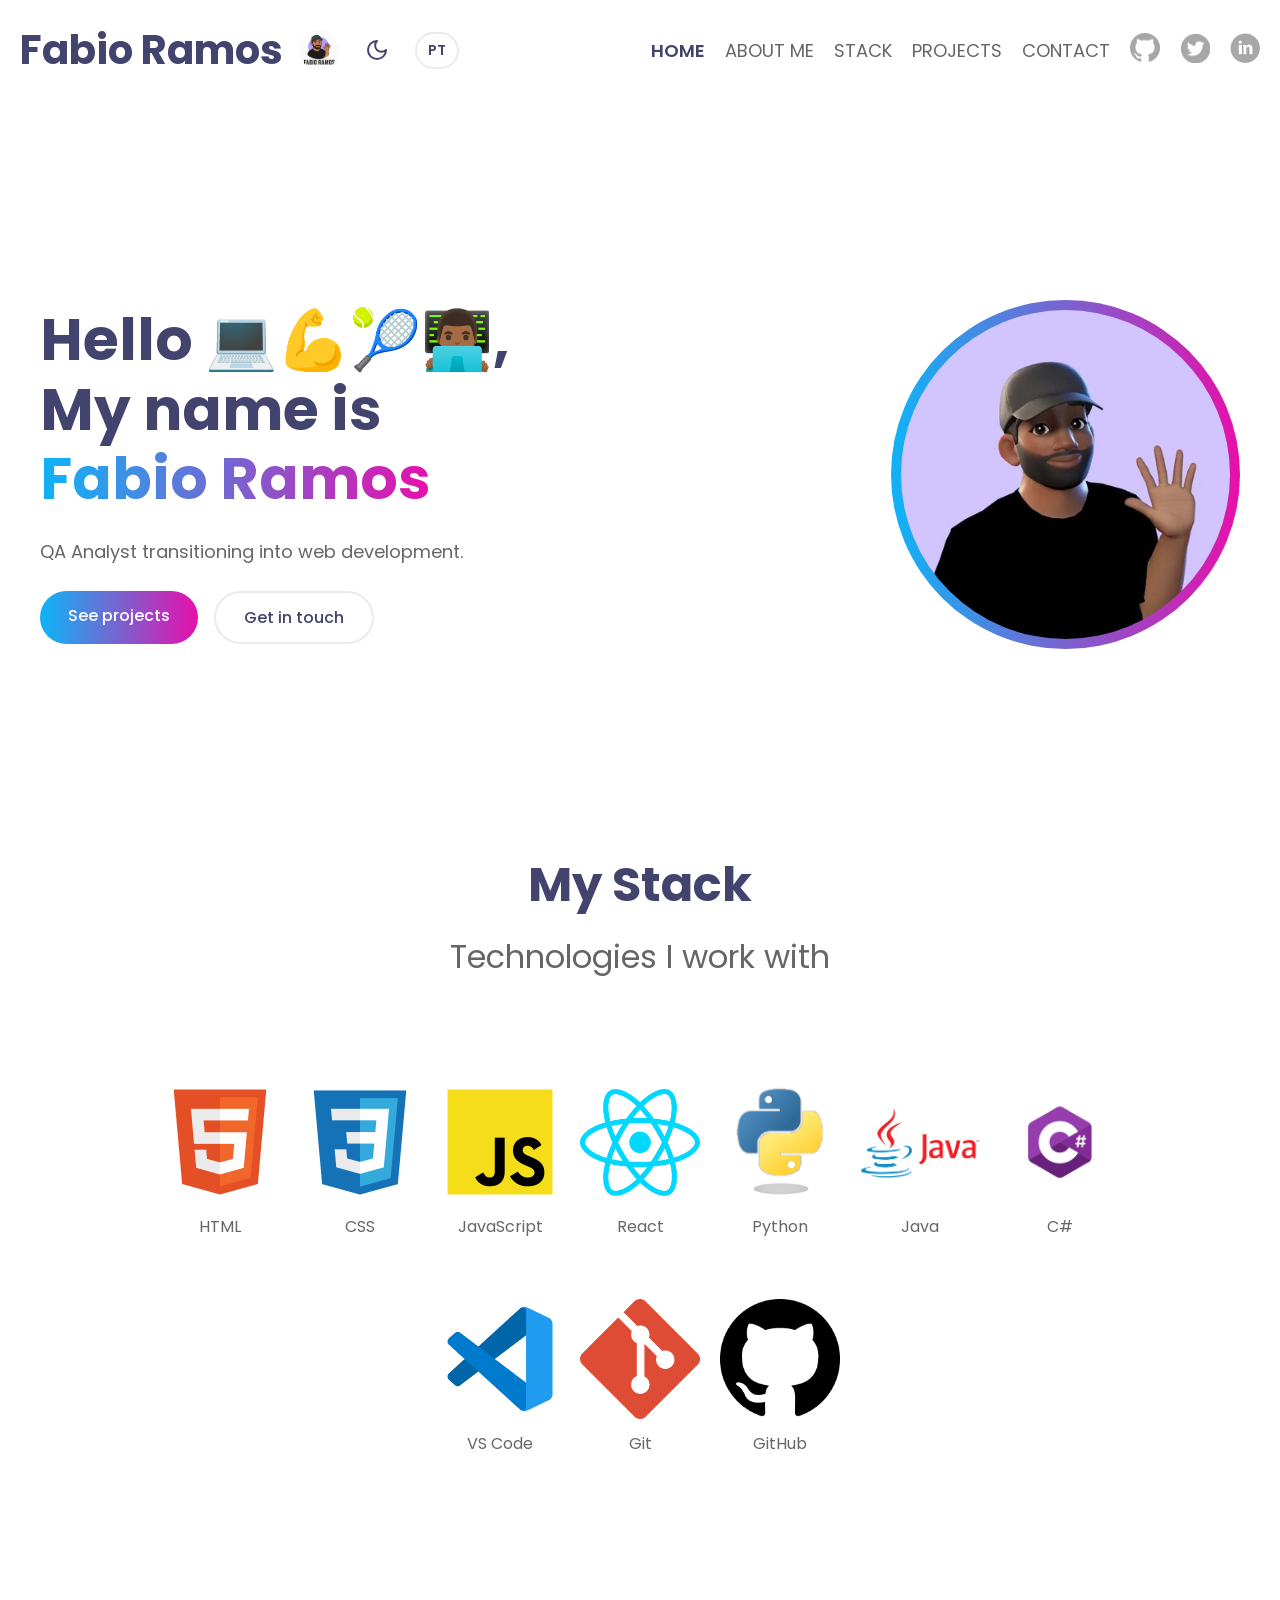
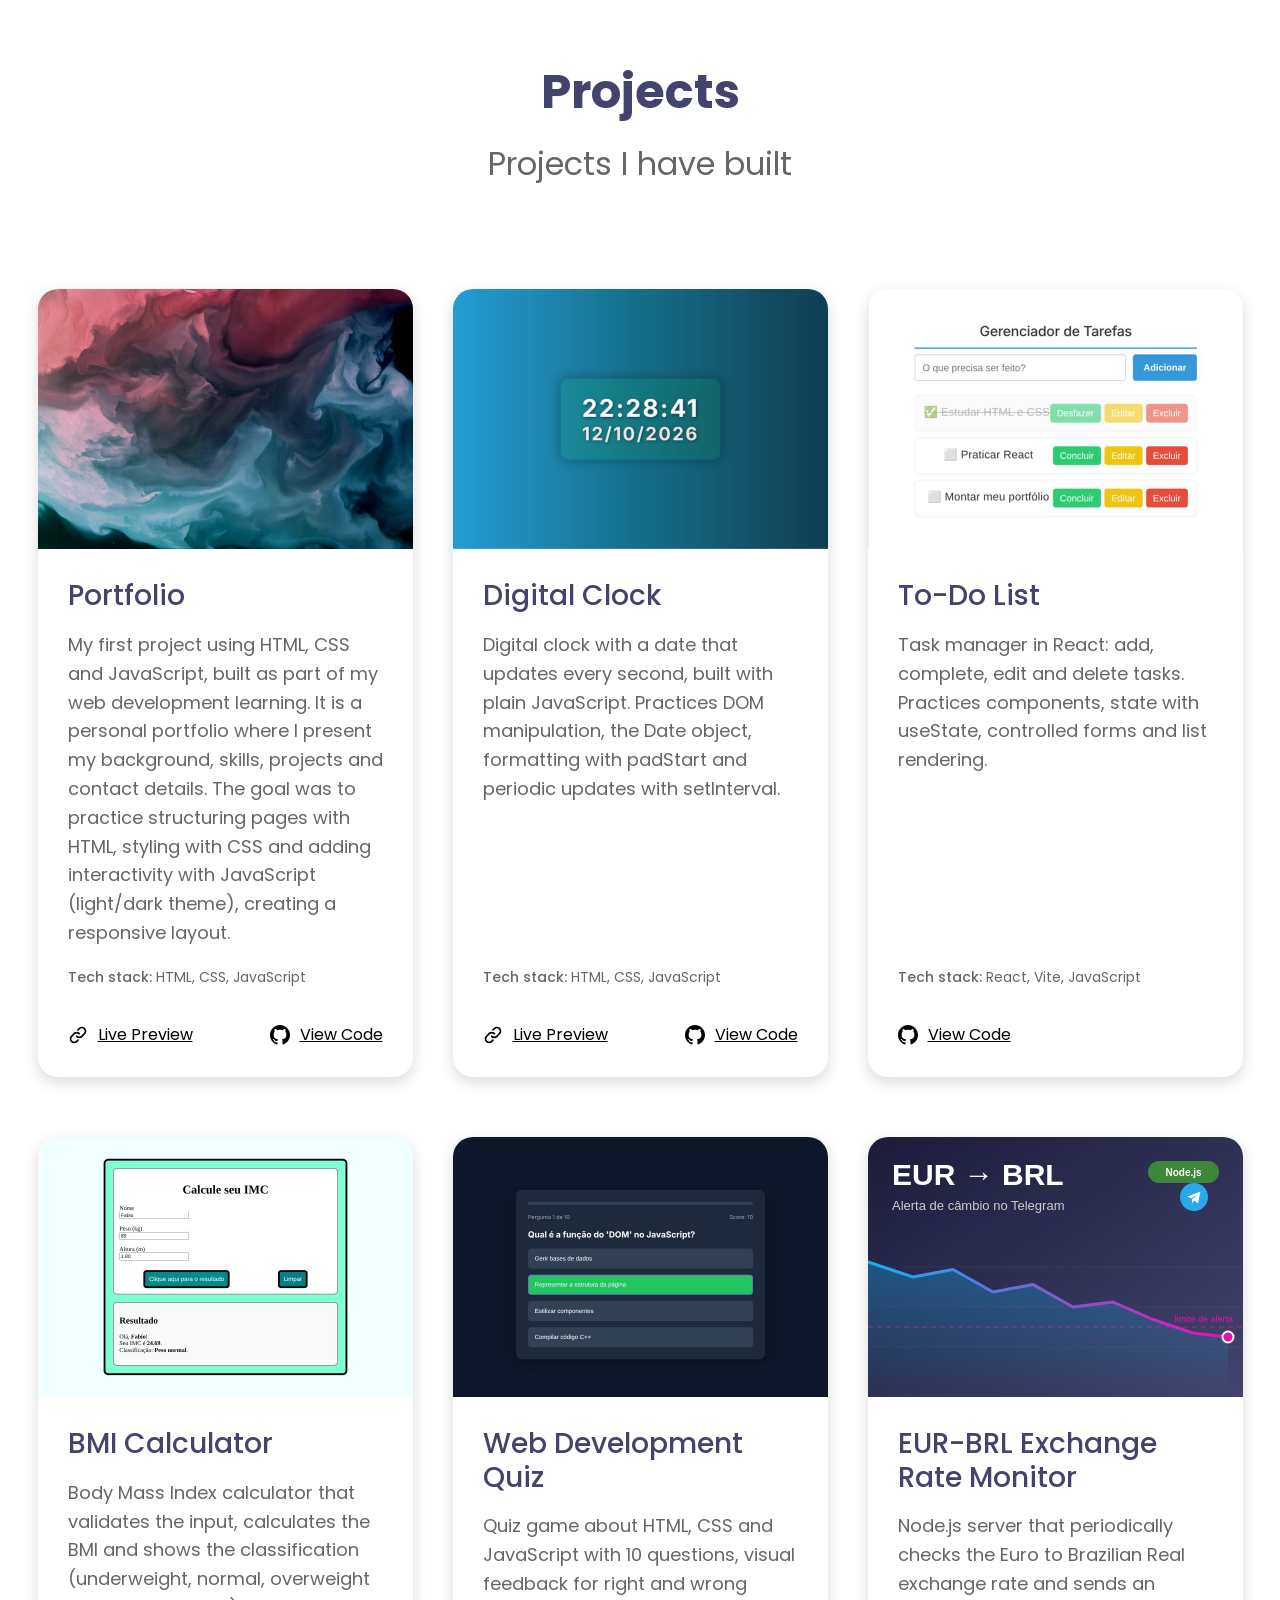
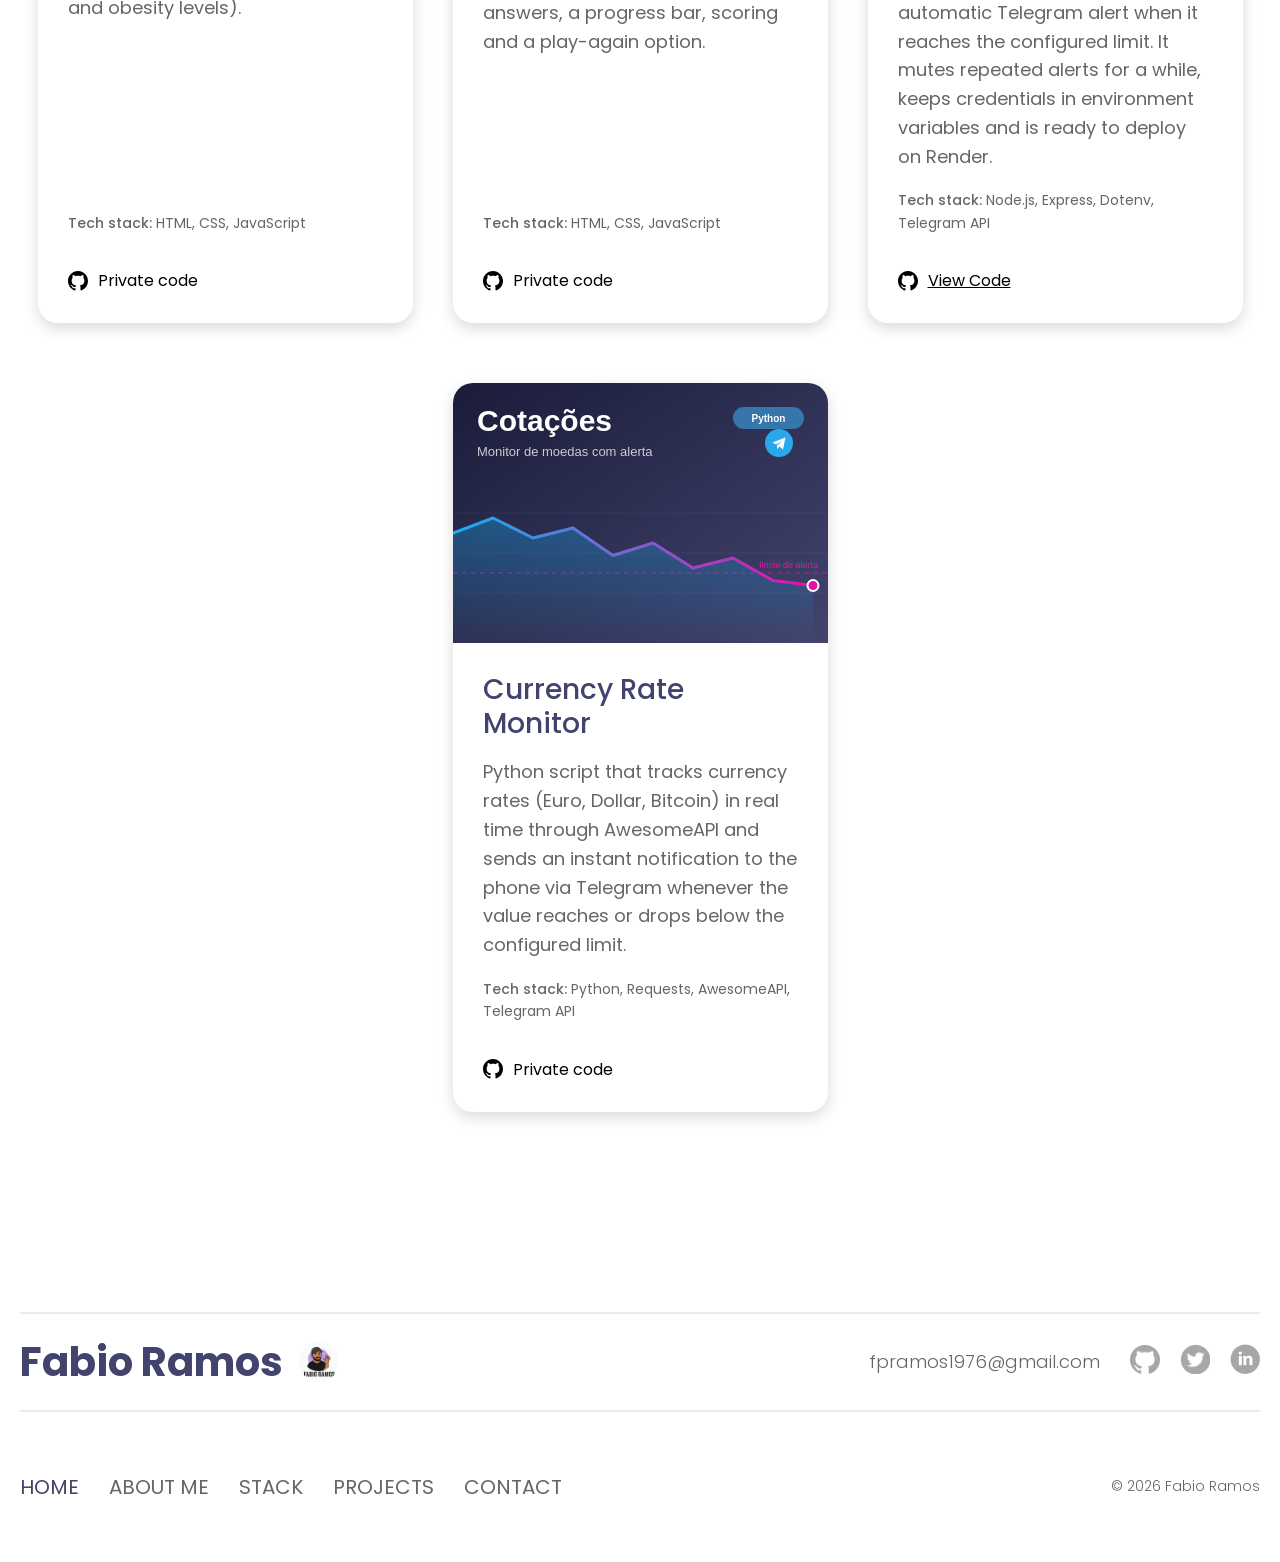
<file: index.html>
<!DOCTYPE html>
<html lang="pt-BR" data-theme="light">
  <head>
    <meta charset="UTF-8" />
    <meta name="viewport" content="width=device-width, initial-scale=1.0" />
    <title data-i18n="t58">Fabio Ramos | Portfólio</title>
    <meta name="description" content="Portfólio de Fabio Ramos: projetos, stack e contato." data-i18n-attr="content:t59" />
    <meta property="og:title" content="Fabio Ramos | Portfólio" />
    <meta property="og:description" content="Portfólio de Fabio Ramos: projetos, stack e contato." />
    <meta property="og:image" content="assets/images/avatar-fabio.jpg" />
    <link rel="icon" type="image/png" href="assets/images/favicon.png" />
    <link rel="preconnect" href="https://fonts.googleapis.com" />
    <link rel="preconnect" href="https://fonts.gstatic.com" crossorigin />
    <link
      href="https://fonts.googleapis.com/css2?family=Poppins:wght@300;400;500;600;700&display=swap"
      rel="stylesheet"
    />
    <link rel="stylesheet" href="css/main.css" />
    <!-- Carregados no head para aplicar tema e idioma antes da página ser desenhada -->
    <script src="assets/translations.js"></script>
    <script src="assets/main.js"></script>
  </head>
  <body class="home-page">
    <a class="skipLink" href="#conteudo"><span data-i18n="t60">Pular para o conteúdo</span></a>
    <div class="container">
      <header class="primaryHeader">
        <div class="columnLeft">
          <a class="brand" href="index.html">
            <span>Fabio Ramos</span>
            <img src="assets/images/logo-fabio.png" alt="" width="40" height="40" />
          </a>
          <button id="toggleDarkMode" type="button" aria-label="Alternar tema claro/escuro">
            <svg xmlns="http://www.w3.org/2000/svg" width="24" height="24" viewBox="0 0 24 24" fill="none" stroke="currentColor" stroke-width="2" stroke-linecap="round" stroke-linejoin="round" aria-hidden="true"><path d="M12 3a6 6 0 0 0 9 9 9 9 0 1 1-9-9Z"/></svg>
          </button>
          <button id="toggleLanguage" class="langToggle" type="button" aria-label="Mudar idioma para inglês" data-i18n-attr="aria-label:t61">
            <span data-i18n="t62">EN</span>
          </button>
        </div>

        <nav class="columnRight" aria-label="Menu principal" data-i18n-attr="aria-label:t63">
          <ul class="menu">
            <li><a href="index.html" aria-current="page"><span data-i18n="t64">HOME</span></a></li>
            <li><a href="about.html"><span data-i18n="t65">SOBRE MIM</span></a></li>
            <li><a href="stack.html"><span data-i18n="t66">STACK</span></a></li>
            <li><a href="project.html"><span data-i18n="t67">PROJETOS</span></a></li>
            <li><a href="contact.html"><span data-i18n="t68">CONTATO</span></a></li>
          </ul>
          <ul class="socialList">
            <li>
              <a href="https://github.com/fpramos1976" target="_blank" rel="noopener noreferrer" aria-label="GitHub">
                <img src="assets/images/icon-github.png" alt="" width="30" height="30" />
              </a>
            </li>
            <li>
              <a href="https://x.com/fpramos_76" target="_blank" rel="noopener noreferrer" aria-label="X (Twitter)">
                <img src="assets/images/icon-twitter.png" alt="" width="30" height="30" />
              </a>
            </li>
            <li>
              <a href="https://www.linkedin.com/public-profile/settings?trk=d_flagship3_profile_self_view_public_profile" target="_blank" rel="noopener noreferrer" aria-label="LinkedIn">
                <img src="assets/images/icon-linkedin.png" alt="" width="30" height="30" />
              </a>
            </li>
          </ul>
        </nav>
      </header>

      <main id="conteudo">
        <section class="sectionBanner">
          <div class="columnLeft">
            <h1>
              <span data-i18n="t1">Olá</span> <span aria-hidden="true">💻💪🎾👨🏾‍💻</span>,<br />
              <span data-i18n="t2">O meu nome é</span><br />
              <span class="gradientText">Fabio Ramos</span>
            </h1>
            <p class="bannerText"><span data-i18n="t3">Analista de QA em transição para o desenvolvimento web.</span></p>
            <div class="bannerActions">
              <a class="button" href="project.html"><span data-i18n="t4">Ver projetos</span></a>
              <a class="button buttonOutline" href="contact.html"><span data-i18n="t5">Fale comigo</span></a>
            </div>
          </div>
          <div class="columnRight avatar">
            <img src="assets/images/avatar-fabio.jpg" alt="Foto de Fabio Ramos" data-i18n-attr="alt:t6" width="349" height="349" />
          </div>
        </section>
        <section class="sectionStack">
          <header>
            <h2><span data-i18n="t7">A minha Stack</span></h2>
            <p class="subtitle"><span data-i18n="t8">Tecnologias com que trabalho</span></p>
          </header>
          <ul class="stackImagesContainer">
            <li>
              <img src="assets/images/vscode-icons_file-type-html.png" alt="" width="120" height="120" loading="lazy" />
              <span>HTML</span>
            </li>
            <li>
              <img src="assets/images/vscode-icons_file-type-css.png" alt="" width="120" height="120" loading="lazy" />
              <span>CSS</span>
            </li>
            <li>
              <img src="assets/images/vscode-icons_file-type-js-official.png" alt="" width="120" height="120" loading="lazy" />
              <span>JavaScript</span>
            </li>
            <li>
              <img src="assets/images/logos_react.png" alt="" width="120" height="120" loading="lazy" />
              <span>React</span>
            </li>
            <li>
              <img src="assets/images/python-logo.png" alt="" width="120" height="120" loading="lazy" />
              <span>Python</span>
            </li>
            <li>
              <img src="assets/images/logos_java.png" alt="" width="120" height="120" loading="lazy" />
              <span>Java</span>
            </li>
            <li>
              <img src="assets/images/logos_Csharp.png" alt="" width="120" height="120" loading="lazy" />
              <span>C#</span>
            </li>
            <li>
              <img src="assets/images/vscode-icons_file-type-vscode.png" alt="" width="120" height="120" loading="lazy" />
              <span>VS Code</span>
            </li>
            <li>
              <img src="assets/images/logos_git-icon.png" alt="" width="120" height="120" loading="lazy" />
              <span>Git</span>
            </li>
            <li>
              <img class="imageLight" src="assets/images/akar-icons_github-fill-black.png" alt="" width="120" height="120" loading="lazy" />
              <img class="imageDark" src="assets/images/akar-icons_github-fill.png" alt="" width="120" height="120" loading="lazy" />
              <span>GitHub</span>
            </li>
          </ul>
        </section>
        <section class="sectionProjects">
          <header>
            <h2><span data-i18n="t37">Projetos</span></h2>
            <p class="subtitle"><span data-i18n="t38">Projetos desenvolvidos</span></p>
          </header>
          <div class="projectsContainer">
            <article class="projectBox">
              <img src="assets/images/project1img.jpg" alt="Imagem do projeto Portfólio" data-i18n-attr="alt:t11" width="375" height="260" loading="lazy" />
              <div class="projectContent">
                <h3><span data-i18n="t12">Portfólio</span></h3>
                <p><span data-i18n="t13">Meu primeiro projeto utilizando HTML, CSS e JavaScript, desenvolvido como parte do meu aprendizado em desenvolvimento web. É um portfólio pessoal onde apresento minhas informações, habilidades, projetos e formas de contato. O objetivo foi praticar a estruturação de páginas com HTML, a estilização com CSS e adicionar interatividade com JavaScript (tema claro/escuro), criando um layout responsivo.</span></p>
                <p class="techStack"><strong>Tech stack:</strong> <span data-i18n="t14">HTML, CSS, JavaScript</span></p>
                <div class="projectActions">
                  <a class="linkWithIcon" href="https://fpramos1976.github.io/Projeto-Profile/" target="_blank" rel="noopener noreferrer">
                    <svg width="20" height="20" viewBox="0 0 20 20" fill="none" xmlns="http://www.w3.org/2000/svg" aria-hidden="true">
                  <path d="M11.2867 8.7133C10.6041 8.031 9.67846 7.64771 8.71334 7.64771C7.74821 7.64771 6.82259 8.031 6.14 8.7133L3.56584 11.2866C2.88324 11.9692 2.49976 12.895 2.49976 13.8604C2.49976 14.8257 2.88324 15.7515 3.56584 16.4341C4.24844 17.1167 5.17424 17.5002 6.13959 17.5002C7.10493 17.5002 8.03074 17.1167 8.71334 16.4341L10 15.1475" stroke="currentColor" stroke-width="1.66667" stroke-linecap="round" stroke-linejoin="round"/>
                  <path d="M8.71332 11.2867C9.39591 11.969 10.3215 12.3523 11.2867 12.3523C12.2518 12.3523 13.1774 11.969 13.86 11.2867L16.4342 8.71334C17.1168 8.03074 17.5002 7.10493 17.5002 6.13959C17.5002 5.17424 17.1168 4.24844 16.4342 3.56584C15.7516 2.88324 14.8257 2.49976 13.8604 2.49976C12.8951 2.49976 11.9693 2.88324 11.2867 3.56584L9.99998 4.8525" stroke="currentColor" stroke-width="1.66667" stroke-linecap="round" stroke-linejoin="round"/>
                </svg>
                    <span data-i18n="t9">Ver online</span>
                  </a>
                  <a class="linkWithIcon" href="https://github.com/fpramos1976/Projeto-Profile" target="_blank" rel="noopener noreferrer">
                    <svg width="20" height="20" viewBox="0 0 20 20" fill="none" xmlns="http://www.w3.org/2000/svg" aria-hidden="true">
                  <path fill-rule="evenodd" clip-rule="evenodd" d="M10 0C4.475 0 0 4.475 0 10C0 14.425 2.8625 18.1625 6.8375 19.4875C7.3375 19.575 7.525 19.275 7.525 19.0125C7.525 18.775 7.5125 17.9875 7.5125 17.15C5 17.6125 4.35 16.5375 4.15 15.975C4.0375 15.6875 3.55 14.8 3.125 14.5625C2.775 14.375 2.275 13.9125 3.1125 13.9C3.9 13.8875 4.4625 14.625 4.65 14.925C5.55 16.4375 6.9875 16.0125 7.5625 15.75C7.65 15.1 7.9125 14.6625 8.2 14.4125C5.975 14.1625 3.65 13.3 3.65 9.475C3.65 8.3875 4.0375 7.4875 4.675 6.7875C4.575 6.5375 4.225 5.5125 4.775 4.1375C4.775 4.1375 5.6125 3.875 7.525 5.1625C8.325 4.9375 9.175 4.825 10.025 4.825C10.875 4.825 11.725 4.9375 12.525 5.1625C14.4375 3.8625 15.275 4.1375 15.275 4.1375C15.825 5.5125 15.475 6.5375 15.375 6.7875C16.0125 7.4875 16.4 8.375 16.4 9.475C16.4 13.3125 14.0625 14.1625 11.8375 14.4125C12.2 14.725 12.5125 15.325 12.5125 16.2625C12.5125 17.6 12.5 18.675 12.5 19.0125C12.5 19.275 12.6875 19.5875 13.1875 19.4875C15.1726 18.8173 16.8976 17.5414 18.1197 15.8395C19.3418 14.1375 19.9994 12.0952 20 10C20 4.475 15.525 0 10 0Z" fill="currentColor"/>
                </svg>
                    <span data-i18n="t10">Ver código</span>
                  </a>
                </div>
              </div>
            </article>
            <article class="projectBox">
              <img src="assets/images/project-relogio.jpg" alt="Imagem do projeto Relógio Digital" data-i18n-attr="alt:t15" width="375" height="260" loading="lazy" />
              <div class="projectContent">
                <h3><span data-i18n="t16">Relógio Digital</span></h3>
                <p><span data-i18n="t17">Relógio digital com data que se atualiza a cada segundo, feito com JavaScript puro. Pratica manipulação do DOM, uso do objeto Date, formatação com padStart e atualização periódica com setInterval.</span></p>
                <p class="techStack"><strong>Tech stack:</strong> <span data-i18n="t14">HTML, CSS, JavaScript</span></p>
                <div class="projectActions">
                  <a class="linkWithIcon" href="https://fpramos1976.github.io/RELOGIO/" target="_blank" rel="noopener noreferrer">
                    <svg width="20" height="20" viewBox="0 0 20 20" fill="none" xmlns="http://www.w3.org/2000/svg" aria-hidden="true">
                  <path d="M11.2867 8.7133C10.6041 8.031 9.67846 7.64771 8.71334 7.64771C7.74821 7.64771 6.82259 8.031 6.14 8.7133L3.56584 11.2866C2.88324 11.9692 2.49976 12.895 2.49976 13.8604C2.49976 14.8257 2.88324 15.7515 3.56584 16.4341C4.24844 17.1167 5.17424 17.5002 6.13959 17.5002C7.10493 17.5002 8.03074 17.1167 8.71334 16.4341L10 15.1475" stroke="currentColor" stroke-width="1.66667" stroke-linecap="round" stroke-linejoin="round"/>
                  <path d="M8.71332 11.2867C9.39591 11.969 10.3215 12.3523 11.2867 12.3523C12.2518 12.3523 13.1774 11.969 13.86 11.2867L16.4342 8.71334C17.1168 8.03074 17.5002 7.10493 17.5002 6.13959C17.5002 5.17424 17.1168 4.24844 16.4342 3.56584C15.7516 2.88324 14.8257 2.49976 13.8604 2.49976C12.8951 2.49976 11.9693 2.88324 11.2867 3.56584L9.99998 4.8525" stroke="currentColor" stroke-width="1.66667" stroke-linecap="round" stroke-linejoin="round"/>
                </svg>
                    <span data-i18n="t9">Ver online</span>
                  </a>
                  <a class="linkWithIcon" href="https://github.com/fpramos1976/RELOGIO" target="_blank" rel="noopener noreferrer">
                    <svg width="20" height="20" viewBox="0 0 20 20" fill="none" xmlns="http://www.w3.org/2000/svg" aria-hidden="true">
                  <path fill-rule="evenodd" clip-rule="evenodd" d="M10 0C4.475 0 0 4.475 0 10C0 14.425 2.8625 18.1625 6.8375 19.4875C7.3375 19.575 7.525 19.275 7.525 19.0125C7.525 18.775 7.5125 17.9875 7.5125 17.15C5 17.6125 4.35 16.5375 4.15 15.975C4.0375 15.6875 3.55 14.8 3.125 14.5625C2.775 14.375 2.275 13.9125 3.1125 13.9C3.9 13.8875 4.4625 14.625 4.65 14.925C5.55 16.4375 6.9875 16.0125 7.5625 15.75C7.65 15.1 7.9125 14.6625 8.2 14.4125C5.975 14.1625 3.65 13.3 3.65 9.475C3.65 8.3875 4.0375 7.4875 4.675 6.7875C4.575 6.5375 4.225 5.5125 4.775 4.1375C4.775 4.1375 5.6125 3.875 7.525 5.1625C8.325 4.9375 9.175 4.825 10.025 4.825C10.875 4.825 11.725 4.9375 12.525 5.1625C14.4375 3.8625 15.275 4.1375 15.275 4.1375C15.825 5.5125 15.475 6.5375 15.375 6.7875C16.0125 7.4875 16.4 8.375 16.4 9.475C16.4 13.3125 14.0625 14.1625 11.8375 14.4125C12.2 14.725 12.5125 15.325 12.5125 16.2625C12.5125 17.6 12.5 18.675 12.5 19.0125C12.5 19.275 12.6875 19.5875 13.1875 19.4875C15.1726 18.8173 16.8976 17.5414 18.1197 15.8395C19.3418 14.1375 19.9994 12.0952 20 10C20 4.475 15.525 0 10 0Z" fill="currentColor"/>
                </svg>
                    <span data-i18n="t10">Ver código</span>
                  </a>
                </div>
              </div>
            </article>
            <article class="projectBox">
              <img src="assets/images/project-lista-de-tarefas.jpg" alt="Imagem do projeto Lista de Tarefas" data-i18n-attr="alt:t18" width="375" height="260" loading="lazy" />
              <div class="projectContent">
                <h3><span data-i18n="t19">Lista de Tarefas</span></h3>
                <p><span data-i18n="t20">Gerenciador de tarefas em React: adicionar, concluir, editar e excluir tarefas. Pratica componentes, estado com useState, formulários controlados e renderização de listas.</span></p>
                <p class="techStack"><strong>Tech stack:</strong> <span data-i18n="t21">React, Vite, JavaScript</span></p>
                <div class="projectActions">
                  <a class="linkWithIcon" href="https://github.com/fpramos1976/LISTA_DE_TAREFAS" target="_blank" rel="noopener noreferrer">
                    <svg width="20" height="20" viewBox="0 0 20 20" fill="none" xmlns="http://www.w3.org/2000/svg" aria-hidden="true">
                  <path fill-rule="evenodd" clip-rule="evenodd" d="M10 0C4.475 0 0 4.475 0 10C0 14.425 2.8625 18.1625 6.8375 19.4875C7.3375 19.575 7.525 19.275 7.525 19.0125C7.525 18.775 7.5125 17.9875 7.5125 17.15C5 17.6125 4.35 16.5375 4.15 15.975C4.0375 15.6875 3.55 14.8 3.125 14.5625C2.775 14.375 2.275 13.9125 3.1125 13.9C3.9 13.8875 4.4625 14.625 4.65 14.925C5.55 16.4375 6.9875 16.0125 7.5625 15.75C7.65 15.1 7.9125 14.6625 8.2 14.4125C5.975 14.1625 3.65 13.3 3.65 9.475C3.65 8.3875 4.0375 7.4875 4.675 6.7875C4.575 6.5375 4.225 5.5125 4.775 4.1375C4.775 4.1375 5.6125 3.875 7.525 5.1625C8.325 4.9375 9.175 4.825 10.025 4.825C10.875 4.825 11.725 4.9375 12.525 5.1625C14.4375 3.8625 15.275 4.1375 15.275 4.1375C15.825 5.5125 15.475 6.5375 15.375 6.7875C16.0125 7.4875 16.4 8.375 16.4 9.475C16.4 13.3125 14.0625 14.1625 11.8375 14.4125C12.2 14.725 12.5125 15.325 12.5125 16.2625C12.5125 17.6 12.5 18.675 12.5 19.0125C12.5 19.275 12.6875 19.5875 13.1875 19.4875C15.1726 18.8173 16.8976 17.5414 18.1197 15.8395C19.3418 14.1375 19.9994 12.0952 20 10C20 4.475 15.525 0 10 0Z" fill="currentColor"/>
                </svg>
                    <span data-i18n="t10">Ver código</span>
                  </a>
                </div>
              </div>
            </article>
            <article class="projectBox">
              <img src="assets/images/project-imc.jpg" alt="Imagem do projeto Calculadora de IMC" data-i18n-attr="alt:t23" width="375" height="260" loading="lazy" />
              <div class="projectContent">
                <h3><span data-i18n="t24">Calculadora de IMC</span></h3>
                <p><span data-i18n="t25">Calculadora de Índice de Massa Corporal que valida os dados digitados, calcula o IMC e mostra a classificação (abaixo do peso, normal, sobrepeso e graus de obesidade).</span></p>
                <p class="techStack"><strong>Tech stack:</strong> <span data-i18n="t14">HTML, CSS, JavaScript</span></p>
                <div class="projectActions">
                  <span class="linkWithIcon">
                    <svg width="20" height="20" viewBox="0 0 20 20" fill="none" xmlns="http://www.w3.org/2000/svg" aria-hidden="true">
                  <path fill-rule="evenodd" clip-rule="evenodd" d="M10 0C4.475 0 0 4.475 0 10C0 14.425 2.8625 18.1625 6.8375 19.4875C7.3375 19.575 7.525 19.275 7.525 19.0125C7.525 18.775 7.5125 17.9875 7.5125 17.15C5 17.6125 4.35 16.5375 4.15 15.975C4.0375 15.6875 3.55 14.8 3.125 14.5625C2.775 14.375 2.275 13.9125 3.1125 13.9C3.9 13.8875 4.4625 14.625 4.65 14.925C5.55 16.4375 6.9875 16.0125 7.5625 15.75C7.65 15.1 7.9125 14.6625 8.2 14.4125C5.975 14.1625 3.65 13.3 3.65 9.475C3.65 8.3875 4.0375 7.4875 4.675 6.7875C4.575 6.5375 4.225 5.5125 4.775 4.1375C4.775 4.1375 5.6125 3.875 7.525 5.1625C8.325 4.9375 9.175 4.825 10.025 4.825C10.875 4.825 11.725 4.9375 12.525 5.1625C14.4375 3.8625 15.275 4.1375 15.275 4.1375C15.825 5.5125 15.475 6.5375 15.375 6.7875C16.0125 7.4875 16.4 8.375 16.4 9.475C16.4 13.3125 14.0625 14.1625 11.8375 14.4125C12.2 14.725 12.5125 15.325 12.5125 16.2625C12.5125 17.6 12.5 18.675 12.5 19.0125C12.5 19.275 12.6875 19.5875 13.1875 19.4875C15.1726 18.8173 16.8976 17.5414 18.1197 15.8395C19.3418 14.1375 19.9994 12.0952 20 10C20 4.475 15.525 0 10 0Z" fill="currentColor"/>
                </svg>
                    <span data-i18n="t22">Código privado</span>
                  </span>
                </div>
              </div>
            </article>
            <article class="projectBox">
              <img src="assets/images/project-enquete.jpg" alt="Imagem do projeto Quiz de Desenvolvimento Web" data-i18n-attr="alt:t26" width="375" height="260" loading="lazy" />
              <div class="projectContent">
                <h3><span data-i18n="t27">Quiz de Desenvolvimento Web</span></h3>
                <p><span data-i18n="t28">Jogo de perguntas sobre HTML, CSS e JavaScript com 10 questões, feedback visual de acerto e erro, barra de progresso, pontuação e opção de jogar novamente.</span></p>
                <p class="techStack"><strong>Tech stack:</strong> <span data-i18n="t14">HTML, CSS, JavaScript</span></p>
                <div class="projectActions">
                  <span class="linkWithIcon">
                    <svg width="20" height="20" viewBox="0 0 20 20" fill="none" xmlns="http://www.w3.org/2000/svg" aria-hidden="true">
                  <path fill-rule="evenodd" clip-rule="evenodd" d="M10 0C4.475 0 0 4.475 0 10C0 14.425 2.8625 18.1625 6.8375 19.4875C7.3375 19.575 7.525 19.275 7.525 19.0125C7.525 18.775 7.5125 17.9875 7.5125 17.15C5 17.6125 4.35 16.5375 4.15 15.975C4.0375 15.6875 3.55 14.8 3.125 14.5625C2.775 14.375 2.275 13.9125 3.1125 13.9C3.9 13.8875 4.4625 14.625 4.65 14.925C5.55 16.4375 6.9875 16.0125 7.5625 15.75C7.65 15.1 7.9125 14.6625 8.2 14.4125C5.975 14.1625 3.65 13.3 3.65 9.475C3.65 8.3875 4.0375 7.4875 4.675 6.7875C4.575 6.5375 4.225 5.5125 4.775 4.1375C4.775 4.1375 5.6125 3.875 7.525 5.1625C8.325 4.9375 9.175 4.825 10.025 4.825C10.875 4.825 11.725 4.9375 12.525 5.1625C14.4375 3.8625 15.275 4.1375 15.275 4.1375C15.825 5.5125 15.475 6.5375 15.375 6.7875C16.0125 7.4875 16.4 8.375 16.4 9.475C16.4 13.3125 14.0625 14.1625 11.8375 14.4125C12.2 14.725 12.5125 15.325 12.5125 16.2625C12.5125 17.6 12.5 18.675 12.5 19.0125C12.5 19.275 12.6875 19.5875 13.1875 19.4875C15.1726 18.8173 16.8976 17.5414 18.1197 15.8395C19.3418 14.1375 19.9994 12.0952 20 10C20 4.475 15.525 0 10 0Z" fill="currentColor"/>
                </svg>
                    <span data-i18n="t22">Código privado</span>
                  </span>
                </div>
              </div>
            </article>
            <article class="projectBox">
              <img src="assets/images/monitor-moeda.svg" alt="Imagem do projeto Monitor de Câmbio EUR-BRL" data-i18n-attr="alt:t29" width="375" height="260" loading="lazy" />
              <div class="projectContent">
                <h3><span data-i18n="t30">Monitor de Câmbio EUR-BRL</span></h3>
                <p><span data-i18n="t31">Servidor em Node.js que consulta periodicamente a cotação do Euro em relação ao Real e envia um alerta automático pelo Telegram quando o valor atinge o limite configurado. Possui silenciamento temporário para evitar mensagens repetidas, credenciais em variáveis de ambiente e está preparado para deploy no Render.</span></p>
                <p class="techStack"><strong>Tech stack:</strong> <span data-i18n="t32">Node.js, Express, Dotenv, API do Telegram</span></p>
                <div class="projectActions">
                  <a class="linkWithIcon" href="https://github.com/fpramos1976/monitor-moeda" target="_blank" rel="noopener noreferrer">
                    <svg width="20" height="20" viewBox="0 0 20 20" fill="none" xmlns="http://www.w3.org/2000/svg" aria-hidden="true">
                  <path fill-rule="evenodd" clip-rule="evenodd" d="M10 0C4.475 0 0 4.475 0 10C0 14.425 2.8625 18.1625 6.8375 19.4875C7.3375 19.575 7.525 19.275 7.525 19.0125C7.525 18.775 7.5125 17.9875 7.5125 17.15C5 17.6125 4.35 16.5375 4.15 15.975C4.0375 15.6875 3.55 14.8 3.125 14.5625C2.775 14.375 2.275 13.9125 3.1125 13.9C3.9 13.8875 4.4625 14.625 4.65 14.925C5.55 16.4375 6.9875 16.0125 7.5625 15.75C7.65 15.1 7.9125 14.6625 8.2 14.4125C5.975 14.1625 3.65 13.3 3.65 9.475C3.65 8.3875 4.0375 7.4875 4.675 6.7875C4.575 6.5375 4.225 5.5125 4.775 4.1375C4.775 4.1375 5.6125 3.875 7.525 5.1625C8.325 4.9375 9.175 4.825 10.025 4.825C10.875 4.825 11.725 4.9375 12.525 5.1625C14.4375 3.8625 15.275 4.1375 15.275 4.1375C15.825 5.5125 15.475 6.5375 15.375 6.7875C16.0125 7.4875 16.4 8.375 16.4 9.475C16.4 13.3125 14.0625 14.1625 11.8375 14.4125C12.2 14.725 12.5125 15.325 12.5125 16.2625C12.5125 17.6 12.5 18.675 12.5 19.0125C12.5 19.275 12.6875 19.5875 13.1875 19.4875C15.1726 18.8173 16.8976 17.5414 18.1197 15.8395C19.3418 14.1375 19.9994 12.0952 20 10C20 4.475 15.525 0 10 0Z" fill="currentColor"/>
                </svg>
                    <span data-i18n="t10">Ver código</span>
                  </a>
                </div>
              </div>
            </article>
            <article class="projectBox">
              <img src="assets/images/monitor-de-moedas.svg" alt="Imagem do projeto Monitor de Cotação de Moedas" data-i18n-attr="alt:t33" width="375" height="260" loading="lazy" />
              <div class="projectContent">
                <h3><span data-i18n="t34">Monitor de Cotação de Moedas</span></h3>
                <p><span data-i18n="t35">Script em Python que monitora a cotação de moedas (Euro, Dólar, Bitcoin) em tempo real pela AwesomeAPI e envia uma notificação imediata para o celular via Telegram sempre que o valor atinge ou fica abaixo do limite configurado.</span></p>
                <p class="techStack"><strong>Tech stack:</strong> <span data-i18n="t36">Python, Requests, AwesomeAPI, API do Telegram</span></p>
                <div class="projectActions">
                  <span class="linkWithIcon">
                    <svg width="20" height="20" viewBox="0 0 20 20" fill="none" xmlns="http://www.w3.org/2000/svg" aria-hidden="true">
                  <path fill-rule="evenodd" clip-rule="evenodd" d="M10 0C4.475 0 0 4.475 0 10C0 14.425 2.8625 18.1625 6.8375 19.4875C7.3375 19.575 7.525 19.275 7.525 19.0125C7.525 18.775 7.5125 17.9875 7.5125 17.15C5 17.6125 4.35 16.5375 4.15 15.975C4.0375 15.6875 3.55 14.8 3.125 14.5625C2.775 14.375 2.275 13.9125 3.1125 13.9C3.9 13.8875 4.4625 14.625 4.65 14.925C5.55 16.4375 6.9875 16.0125 7.5625 15.75C7.65 15.1 7.9125 14.6625 8.2 14.4125C5.975 14.1625 3.65 13.3 3.65 9.475C3.65 8.3875 4.0375 7.4875 4.675 6.7875C4.575 6.5375 4.225 5.5125 4.775 4.1375C4.775 4.1375 5.6125 3.875 7.525 5.1625C8.325 4.9375 9.175 4.825 10.025 4.825C10.875 4.825 11.725 4.9375 12.525 5.1625C14.4375 3.8625 15.275 4.1375 15.275 4.1375C15.825 5.5125 15.475 6.5375 15.375 6.7875C16.0125 7.4875 16.4 8.375 16.4 9.475C16.4 13.3125 14.0625 14.1625 11.8375 14.4125C12.2 14.725 12.5125 15.325 12.5125 16.2625C12.5125 17.6 12.5 18.675 12.5 19.0125C12.5 19.275 12.6875 19.5875 13.1875 19.4875C15.1726 18.8173 16.8976 17.5414 18.1197 15.8395C19.3418 14.1375 19.9994 12.0952 20 10C20 4.475 15.525 0 10 0Z" fill="currentColor"/>
                </svg>
                    <span data-i18n="t22">Código privado</span>
                  </span>
                </div>
              </div>
            </article>
            <!--
              MODELO: para adicionar um novo projeto, copie um <article class="projectBox">
              acima, troque a imagem (ex.: assets/images/project3img.jpg), o título,
              a descrição, a stack e os links de "Live Preview" e "View Code".
            -->
          </div>
        </section>
      </main>

      <footer class="footerWrapper">
        <div class="mainFooter">
          <div class="mainFooterColumn left">
            <a class="brand" href="index.html">
              <span>Fabio Ramos</span>
              <img src="assets/images/logo-fabio.png" alt="" width="40" height="40" />
            </a>
          </div>
          <div class="mainFooterColumn right">
            <a href="mailto:fpramos1976@gmail.com">fpramos1976@gmail.com</a>
            <ul class="socialList">
            <li>
              <a href="https://github.com/fpramos1976" target="_blank" rel="noopener noreferrer" aria-label="GitHub">
                <img src="assets/images/icon-github.png" alt="" width="30" height="30" />
              </a>
            </li>
            <li>
              <a href="https://x.com/fpramos_76" target="_blank" rel="noopener noreferrer" aria-label="X (Twitter)">
                <img src="assets/images/icon-twitter.png" alt="" width="30" height="30" />
              </a>
            </li>
            <li>
              <a href="https://www.linkedin.com/public-profile/settings?trk=d_flagship3_profile_self_view_public_profile" target="_blank" rel="noopener noreferrer" aria-label="LinkedIn">
                <img src="assets/images/icon-linkedin.png" alt="" width="30" height="30" />
              </a>
            </li>
          </ul>
          </div>
        </div>
        <div class="miniFooter">
          <nav aria-label="Menu do rodapé" data-i18n-attr="aria-label:t69">
            <ul>
              <li><a href="index.html" aria-current="page"><span data-i18n="t64">HOME</span></a></li>
              <li><a href="about.html"><span data-i18n="t65">SOBRE MIM</span></a></li>
              <li><a href="stack.html"><span data-i18n="t66">STACK</span></a></li>
              <li><a href="project.html"><span data-i18n="t67">PROJETOS</span></a></li>
              <li><a href="contact.html"><span data-i18n="t68">CONTATO</span></a></li>
            </ul>
          </nav>
          <small>&copy; <span id="currentYear">2025</span> Fabio Ramos</small>
        </div>
      </footer>
    </div>
  </body>
</html>
</file>
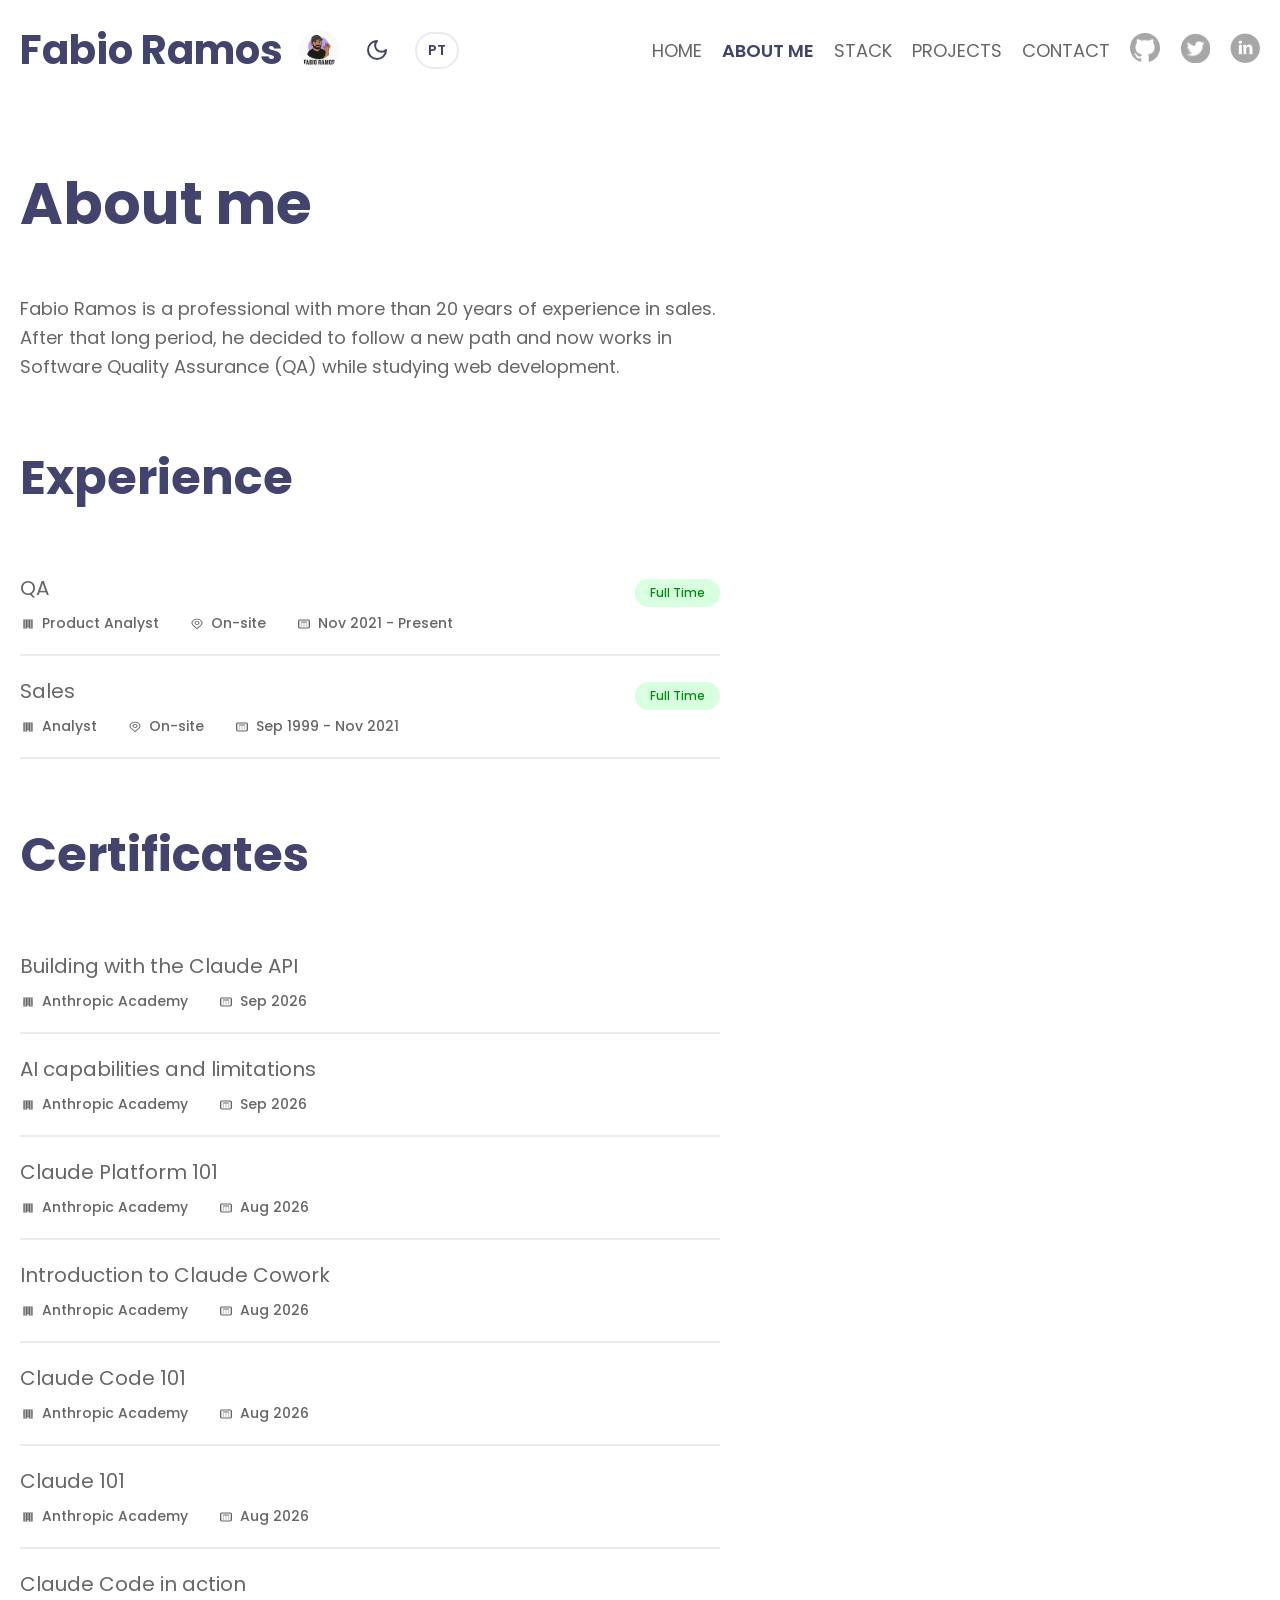
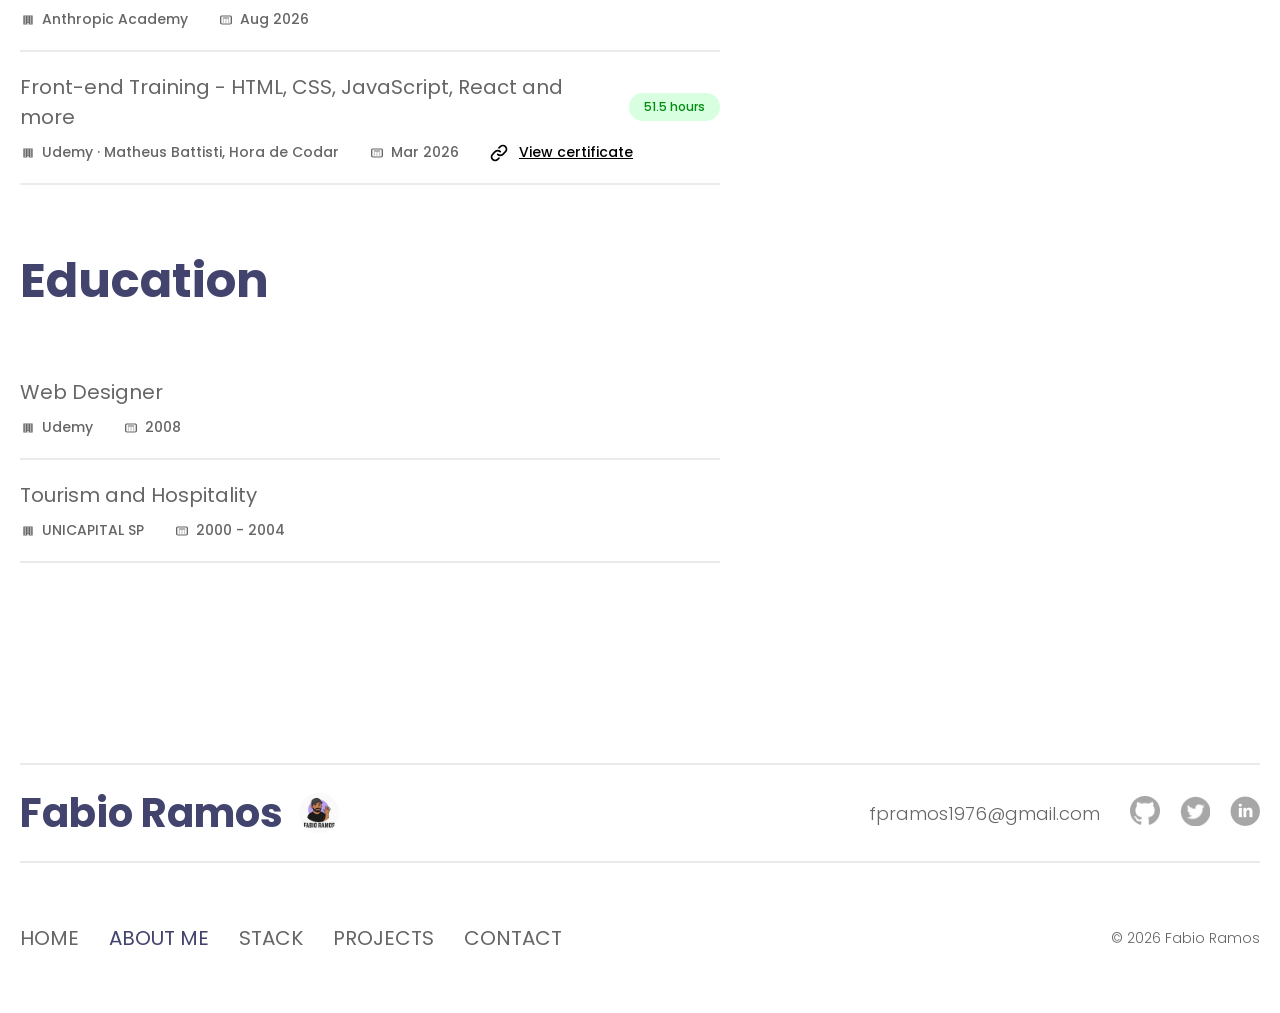
<file: about.html>
<!DOCTYPE html>
<html lang="pt-BR" data-theme="light">
  <head>
    <meta charset="UTF-8" />
    <meta name="viewport" content="width=device-width, initial-scale=1.0" />
    <title data-i18n="t70">Sobre mim | Fabio Ramos</title>
    <meta name="description" content="Experiência profissional e formação de Fabio Ramos." data-i18n-attr="content:t71" />
    <meta property="og:title" content="Sobre mim | Fabio Ramos" />
    <meta property="og:description" content="Experiência profissional e formação de Fabio Ramos." />
    <meta property="og:image" content="assets/images/avatar-fabio.jpg" />
    <link rel="icon" type="image/png" href="assets/images/favicon.png" />
    <link rel="preconnect" href="https://fonts.googleapis.com" />
    <link rel="preconnect" href="https://fonts.gstatic.com" crossorigin />
    <link
      href="https://fonts.googleapis.com/css2?family=Poppins:wght@300;400;500;600;700&display=swap"
      rel="stylesheet"
    />
    <link rel="stylesheet" href="css/main.css" />
    <!-- Carregados no head para aplicar tema e idioma antes da página ser desenhada -->
    <script src="assets/translations.js"></script>
    <script src="assets/main.js"></script>
  </head>
  <body class="about-page">
    <a class="skipLink" href="#conteudo"><span data-i18n="t60">Pular para o conteúdo</span></a>
    <div class="container">
      <header class="primaryHeader">
        <div class="columnLeft">
          <a class="brand" href="index.html">
            <span>Fabio Ramos</span>
            <img src="assets/images/logo-fabio.png" alt="" width="40" height="40" />
          </a>
          <button id="toggleDarkMode" type="button" aria-label="Alternar tema claro/escuro">
            <svg xmlns="http://www.w3.org/2000/svg" width="24" height="24" viewBox="0 0 24 24" fill="none" stroke="currentColor" stroke-width="2" stroke-linecap="round" stroke-linejoin="round" aria-hidden="true"><path d="M12 3a6 6 0 0 0 9 9 9 9 0 1 1-9-9Z"/></svg>
          </button>
          <button id="toggleLanguage" class="langToggle" type="button" aria-label="Mudar idioma para inglês" data-i18n-attr="aria-label:t61">
            <span data-i18n="t62">EN</span>
          </button>
        </div>

        <nav class="columnRight" aria-label="Menu principal" data-i18n-attr="aria-label:t63">
          <ul class="menu">
            <li><a href="index.html"><span data-i18n="t64">HOME</span></a></li>
            <li><a href="about.html" aria-current="page"><span data-i18n="t65">SOBRE MIM</span></a></li>
            <li><a href="stack.html"><span data-i18n="t66">STACK</span></a></li>
            <li><a href="project.html"><span data-i18n="t67">PROJETOS</span></a></li>
            <li><a href="contact.html"><span data-i18n="t68">CONTATO</span></a></li>
          </ul>
          <ul class="socialList">
            <li>
              <a href="https://github.com/fpramos1976" target="_blank" rel="noopener noreferrer" aria-label="GitHub">
                <img src="assets/images/icon-github.png" alt="" width="30" height="30" />
              </a>
            </li>
            <li>
              <a href="https://x.com/fpramos_76" target="_blank" rel="noopener noreferrer" aria-label="X (Twitter)">
                <img src="assets/images/icon-twitter.png" alt="" width="30" height="30" />
              </a>
            </li>
            <li>
              <a href="https://www.linkedin.com/public-profile/settings?trk=d_flagship3_profile_self_view_public_profile" target="_blank" rel="noopener noreferrer" aria-label="LinkedIn">
                <img src="assets/images/icon-linkedin.png" alt="" width="30" height="30" />
              </a>
            </li>
          </ul>
        </nav>
      </header>

      <main id="conteudo">
        <section class="sectionAbout">
          <h1><span data-i18n="t39">Sobre mim</span></h1>
          <p>
            <span data-i18n="t40">Fabio Ramos é um profissional com mais de 20 anos de experiência na área comercial. Após esse longo período, decidiu seguir uma nova trajetória e hoje atua na área de Qualidade de Software (QA), enquanto estuda desenvolvimento web.</span>
          </p>
        </section>
        <section>
          <h2><span data-i18n="t41">Experiência</span></h2>
          <ul class="expList">
            <li class="expListItem">
              <div class="expFirstLine">
                <h3>QA</h3>
                <span class="expBadge"><span data-i18n="t42">Tempo integral</span></span>
              </div>
              <div class="expSecondLine">
                <div><svg width="16" height="12" viewBox="0 0 16 12" fill="none" xmlns="http://www.w3.org/2000/svg" aria-hidden="true"><path d="M3.33331 1.5V10.5H7.33331V8.75H8.66665V10.5H12.6666V1.5H3.33331ZM4.66665 2.5H5.99998V3.5H4.66665V2.5ZM7.33331 2.5H8.66665V3.5H7.33331V2.5ZM9.99998 2.5H11.3333V3.5H9.99998V2.5ZM4.66665 4.5H5.99998V5.5H4.66665V4.5ZM7.33331 4.5H8.66665V5.5H7.33331V4.5ZM9.99998 4.5H11.3333V5.5H9.99998V4.5ZM4.66665 6.5H5.99998V7.5H4.66665V6.5ZM7.33331 6.5H8.66665V7.5H7.33331V6.5ZM9.99998 6.5H11.3333V7.5H9.99998V6.5ZM4.66665 8.5H5.99998V9.5H4.66665V8.5ZM9.99998 8.5H11.3333V9.5H9.99998V8.5Z" fill="currentColor"/></svg> <span data-i18n="t44">Analista de Produto</span></div>
                <div><svg width="16" height="12" viewBox="0 0 16 12" fill="none" xmlns="http://www.w3.org/2000/svg" aria-hidden="true"><path d="M8 6.75C7.50555 6.75 7.0222 6.64003 6.61108 6.43401C6.19995 6.22798 5.87952 5.93514 5.6903 5.59253C5.50108 5.24992 5.45157 4.87292 5.54804 4.50921C5.6445 4.14549 5.8826 3.8114 6.23223 3.54918C6.58187 3.28695 7.02732 3.10838 7.51228 3.03603C7.99723 2.96368 8.4999 3.00081 8.95671 3.14273C9.41353 3.28464 9.80397 3.52496 10.0787 3.83331C10.3534 4.14165 10.5 4.50416 10.5 4.875C10.4992 5.3721 10.2356 5.84867 9.76689 6.20017C9.29822 6.55167 8.6628 6.74941 8 6.75ZM8 3.75C7.70333 3.75 7.41332 3.81598 7.16665 3.9396C6.91997 4.06321 6.72771 4.23892 6.61418 4.44448C6.50065 4.65005 6.47095 4.87625 6.52882 5.09448C6.5867 5.31271 6.72956 5.51316 6.93934 5.6705C7.14912 5.82783 7.41639 5.93498 7.70737 5.97838C7.99834 6.02179 8.29994 5.99951 8.57403 5.91437C8.84812 5.82922 9.08238 5.68502 9.24721 5.50002C9.41203 5.31501 9.5 5.09751 9.5 4.875C9.4996 4.57672 9.34144 4.29075 9.06022 4.07983C8.779 3.86892 8.3977 3.7503 8 3.75Z" fill="currentColor"/><path d="M8.00001 11.25L3.78201 7.51912C3.7234 7.4631 3.66539 7.40673 3.60801 7.35C2.8875 6.63817 2.49826 5.76871 2.50001 4.875C2.50001 3.78098 3.07947 2.73177 4.11092 1.95818C5.14237 1.1846 6.54132 0.75 8.00001 0.75C9.4587 0.75 10.8576 1.1846 11.8891 1.95818C12.9205 2.73177 13.5 3.78098 13.5 4.875C13.5018 5.7683 13.1127 6.63737 12.3925 7.34888L12.392 7.35C12.392 7.35 12.242 7.49775 12.2195 7.51763L8.00001 11.25ZM4.40601 6.89813C4.40701 6.89813 4.52301 7.01362 4.54951 7.03837L8.00001 10.0905L11.455 7.03425C11.477 7.01362 11.594 6.89738 11.5945 6.897C12.1831 6.31542 12.5012 5.60514 12.5 4.875C12.5 3.97989 12.0259 3.12145 11.182 2.48851C10.3381 1.85558 9.19348 1.5 8.00001 1.5C6.80653 1.5 5.66194 1.85558 4.81803 2.48851C3.97411 3.12145 3.50001 3.97989 3.50001 4.875C3.49896 5.60559 3.81739 6.31628 4.40651 6.89813H4.40601Z" fill="currentColor"/></svg> <span data-i18n="t43">Presencial</span></div>
                <div><svg width="16" height="12" viewBox="0 0 16 12" fill="none" xmlns="http://www.w3.org/2000/svg" aria-hidden="true"><path d="M5.33329 6.5C5.15648 6.5 4.98691 6.44732 4.86189 6.35355C4.73686 6.25979 4.66663 6.13261 4.66663 6C4.66663 5.86739 4.73686 5.74021 4.86189 5.64645C4.98691 5.55268 5.15648 5.5 5.33329 5.5C5.5101 5.5 5.67967 5.55268 5.8047 5.64645C5.92972 5.74021 5.99996 5.86739 5.99996 6C5.99996 6.13261 5.92972 6.25979 5.8047 6.35355C5.67967 6.44732 5.5101 6.5 5.33329 6.5ZM5.33329 8.5C5.15648 8.5 4.98691 8.44732 4.86189 8.35355C4.73686 8.25979 4.66663 8.13261 4.66663 8C4.66663 7.86739 4.73686 7.74021 4.86189 7.64645C4.98691 7.55268 5.15648 7.5 5.33329 7.5C5.5101 7.5 5.67967 7.55268 5.8047 7.64645C5.92972 7.74021 5.99996 7.86739 5.99996 8C5.99996 8.13261 5.92972 8.25979 5.8047 8.35355C5.67967 8.44732 5.5101 8.5 5.33329 8.5ZM7.33329 8C7.33329 8.13261 7.40353 8.25979 7.52855 8.35355C7.65358 8.44732 7.82315 8.5 7.99996 8.5C8.17677 8.5 8.34634 8.44732 8.47136 8.35355C8.59639 8.25979 8.66663 8.13261 8.66663 8C8.66663 7.86739 8.59639 7.74021 8.47136 7.64645C8.34634 7.55268 8.17677 7.5 7.99996 7.5C7.82315 7.5 7.65358 7.55268 7.52855 7.64645C7.40353 7.74021 7.33329 7.86739 7.33329 8ZM10.6666 8.5C10.4898 8.5 10.3202 8.44732 10.1952 8.35355C10.0702 8.25979 9.99996 8.13261 9.99996 8C9.99996 7.86739 10.0702 7.74021 10.1952 7.64645C10.3202 7.55268 10.4898 7.5 10.6666 7.5C10.8434 7.5 11.013 7.55268 11.138 7.64645C11.2631 7.74021 11.3333 7.86739 11.3333 8C11.3333 8.13261 11.2631 8.25979 11.138 8.35355C11.013 8.44732 10.8434 8.5 10.6666 8.5ZM7.33329 6C7.33329 6.13261 7.40353 6.25979 7.52855 6.35355C7.65358 6.44732 7.82315 6.5 7.99996 6.5C8.17677 6.5 8.34634 6.44732 8.47136 6.35355C8.59639 6.25979 8.66663 6.13261 8.66663 6C8.66663 5.86739 8.59639 5.74021 8.47136 5.64645C8.34634 5.55268 8.17677 5.5 7.99996 5.5C7.82315 5.5 7.65358 5.55268 7.52855 5.64645C7.40353 5.74021 7.33329 5.86739 7.33329 6ZM10.6666 6.5C10.4898 6.5 10.3202 6.44732 10.1952 6.35355C10.0702 6.25979 9.99996 6.13261 9.99996 6C9.99996 5.86739 10.0702 5.74021 10.1952 5.64645C10.3202 5.55268 10.4898 5.5 10.6666 5.5C10.8434 5.5 11.013 5.55268 11.138 5.64645C11.2631 5.74021 11.3333 5.86739 11.3333 6C11.3333 6.13261 11.2631 6.25979 11.138 6.35355C11.013 6.44732 10.8434 6.5 10.6666 6.5ZM5.33329 3.5C5.15648 3.5 4.98691 3.55268 4.86189 3.64645C4.73686 3.74021 4.66663 3.86739 4.66663 4C4.66663 4.13261 4.73686 4.25979 4.86189 4.35355C4.98691 4.44732 5.15648 4.5 5.33329 4.5H10.6666C10.8434 4.5 11.013 4.44732 11.138 4.35355C11.2631 4.25979 11.3333 4.13261 11.3333 4C11.3333 3.86739 11.2631 3.74021 11.138 3.64645C11.013 3.55268 10.8434 3.5 10.6666 3.5H5.33329Z" fill="currentColor"/><path fill-rule="evenodd" clip-rule="evenodd" d="M4 1.5C3.46957 1.5 2.96086 1.65804 2.58579 1.93934C2.21071 2.22064 2 2.60218 2 3V9C2 9.39782 2.21071 9.77936 2.58579 10.0607C2.96086 10.342 3.46957 10.5 4 10.5H12C12.5304 10.5 13.0391 10.342 13.4142 10.0607C13.7893 9.77936 14 9.39782 14 9V3C14 2.60218 13.7893 2.22064 13.4142 1.93934C13.0391 1.65804 12.5304 1.5 12 1.5H4ZM12 2.5H4C3.82319 2.5 3.65362 2.55268 3.5286 2.64645C3.40357 2.74021 3.33333 2.86739 3.33333 3V9C3.33333 9.13261 3.40357 9.25979 3.5286 9.35355C3.65362 9.44732 3.82319 9.5 4 9.5H12C12.1768 9.5 12.3464 9.44732 12.4714 9.35355C12.5964 9.25979 12.6667 9.13261 12.6667 9V3C12.6667 2.86739 12.5964 2.74021 12.4714 2.64645C12.3464 2.55268 12.1768 2.5 12 2.5Z" fill="currentColor"/></svg> <span data-i18n="t45">Nov 2021 - Atual</span></div>
              </div>
            </li>
            <li class="expListItem">
              <div class="expFirstLine">
                <h3><span data-i18n="t46">Área Comercial</span></h3>
                <span class="expBadge"><span data-i18n="t42">Tempo integral</span></span>
              </div>
              <div class="expSecondLine">
                <div><svg width="16" height="12" viewBox="0 0 16 12" fill="none" xmlns="http://www.w3.org/2000/svg" aria-hidden="true"><path d="M3.33331 1.5V10.5H7.33331V8.75H8.66665V10.5H12.6666V1.5H3.33331ZM4.66665 2.5H5.99998V3.5H4.66665V2.5ZM7.33331 2.5H8.66665V3.5H7.33331V2.5ZM9.99998 2.5H11.3333V3.5H9.99998V2.5ZM4.66665 4.5H5.99998V5.5H4.66665V4.5ZM7.33331 4.5H8.66665V5.5H7.33331V4.5ZM9.99998 4.5H11.3333V5.5H9.99998V4.5ZM4.66665 6.5H5.99998V7.5H4.66665V6.5ZM7.33331 6.5H8.66665V7.5H7.33331V6.5ZM9.99998 6.5H11.3333V7.5H9.99998V6.5ZM4.66665 8.5H5.99998V9.5H4.66665V8.5ZM9.99998 8.5H11.3333V9.5H9.99998V8.5Z" fill="currentColor"/></svg> <span data-i18n="t47">Analista</span></div>
                <div><svg width="16" height="12" viewBox="0 0 16 12" fill="none" xmlns="http://www.w3.org/2000/svg" aria-hidden="true"><path d="M8 6.75C7.50555 6.75 7.0222 6.64003 6.61108 6.43401C6.19995 6.22798 5.87952 5.93514 5.6903 5.59253C5.50108 5.24992 5.45157 4.87292 5.54804 4.50921C5.6445 4.14549 5.8826 3.8114 6.23223 3.54918C6.58187 3.28695 7.02732 3.10838 7.51228 3.03603C7.99723 2.96368 8.4999 3.00081 8.95671 3.14273C9.41353 3.28464 9.80397 3.52496 10.0787 3.83331C10.3534 4.14165 10.5 4.50416 10.5 4.875C10.4992 5.3721 10.2356 5.84867 9.76689 6.20017C9.29822 6.55167 8.6628 6.74941 8 6.75ZM8 3.75C7.70333 3.75 7.41332 3.81598 7.16665 3.9396C6.91997 4.06321 6.72771 4.23892 6.61418 4.44448C6.50065 4.65005 6.47095 4.87625 6.52882 5.09448C6.5867 5.31271 6.72956 5.51316 6.93934 5.6705C7.14912 5.82783 7.41639 5.93498 7.70737 5.97838C7.99834 6.02179 8.29994 5.99951 8.57403 5.91437C8.84812 5.82922 9.08238 5.68502 9.24721 5.50002C9.41203 5.31501 9.5 5.09751 9.5 4.875C9.4996 4.57672 9.34144 4.29075 9.06022 4.07983C8.779 3.86892 8.3977 3.7503 8 3.75Z" fill="currentColor"/><path d="M8.00001 11.25L3.78201 7.51912C3.7234 7.4631 3.66539 7.40673 3.60801 7.35C2.8875 6.63817 2.49826 5.76871 2.50001 4.875C2.50001 3.78098 3.07947 2.73177 4.11092 1.95818C5.14237 1.1846 6.54132 0.75 8.00001 0.75C9.4587 0.75 10.8576 1.1846 11.8891 1.95818C12.9205 2.73177 13.5 3.78098 13.5 4.875C13.5018 5.7683 13.1127 6.63737 12.3925 7.34888L12.392 7.35C12.392 7.35 12.242 7.49775 12.2195 7.51763L8.00001 11.25ZM4.40601 6.89813C4.40701 6.89813 4.52301 7.01362 4.54951 7.03837L8.00001 10.0905L11.455 7.03425C11.477 7.01362 11.594 6.89738 11.5945 6.897C12.1831 6.31542 12.5012 5.60514 12.5 4.875C12.5 3.97989 12.0259 3.12145 11.182 2.48851C10.3381 1.85558 9.19348 1.5 8.00001 1.5C6.80653 1.5 5.66194 1.85558 4.81803 2.48851C3.97411 3.12145 3.50001 3.97989 3.50001 4.875C3.49896 5.60559 3.81739 6.31628 4.40651 6.89813H4.40601Z" fill="currentColor"/></svg> <span data-i18n="t43">Presencial</span></div>
                <div><svg width="16" height="12" viewBox="0 0 16 12" fill="none" xmlns="http://www.w3.org/2000/svg" aria-hidden="true"><path d="M5.33329 6.5C5.15648 6.5 4.98691 6.44732 4.86189 6.35355C4.73686 6.25979 4.66663 6.13261 4.66663 6C4.66663 5.86739 4.73686 5.74021 4.86189 5.64645C4.98691 5.55268 5.15648 5.5 5.33329 5.5C5.5101 5.5 5.67967 5.55268 5.8047 5.64645C5.92972 5.74021 5.99996 5.86739 5.99996 6C5.99996 6.13261 5.92972 6.25979 5.8047 6.35355C5.67967 6.44732 5.5101 6.5 5.33329 6.5ZM5.33329 8.5C5.15648 8.5 4.98691 8.44732 4.86189 8.35355C4.73686 8.25979 4.66663 8.13261 4.66663 8C4.66663 7.86739 4.73686 7.74021 4.86189 7.64645C4.98691 7.55268 5.15648 7.5 5.33329 7.5C5.5101 7.5 5.67967 7.55268 5.8047 7.64645C5.92972 7.74021 5.99996 7.86739 5.99996 8C5.99996 8.13261 5.92972 8.25979 5.8047 8.35355C5.67967 8.44732 5.5101 8.5 5.33329 8.5ZM7.33329 8C7.33329 8.13261 7.40353 8.25979 7.52855 8.35355C7.65358 8.44732 7.82315 8.5 7.99996 8.5C8.17677 8.5 8.34634 8.44732 8.47136 8.35355C8.59639 8.25979 8.66663 8.13261 8.66663 8C8.66663 7.86739 8.59639 7.74021 8.47136 7.64645C8.34634 7.55268 8.17677 7.5 7.99996 7.5C7.82315 7.5 7.65358 7.55268 7.52855 7.64645C7.40353 7.74021 7.33329 7.86739 7.33329 8ZM10.6666 8.5C10.4898 8.5 10.3202 8.44732 10.1952 8.35355C10.0702 8.25979 9.99996 8.13261 9.99996 8C9.99996 7.86739 10.0702 7.74021 10.1952 7.64645C10.3202 7.55268 10.4898 7.5 10.6666 7.5C10.8434 7.5 11.013 7.55268 11.138 7.64645C11.2631 7.74021 11.3333 7.86739 11.3333 8C11.3333 8.13261 11.2631 8.25979 11.138 8.35355C11.013 8.44732 10.8434 8.5 10.6666 8.5ZM7.33329 6C7.33329 6.13261 7.40353 6.25979 7.52855 6.35355C7.65358 6.44732 7.82315 6.5 7.99996 6.5C8.17677 6.5 8.34634 6.44732 8.47136 6.35355C8.59639 6.25979 8.66663 6.13261 8.66663 6C8.66663 5.86739 8.59639 5.74021 8.47136 5.64645C8.34634 5.55268 8.17677 5.5 7.99996 5.5C7.82315 5.5 7.65358 5.55268 7.52855 5.64645C7.40353 5.74021 7.33329 5.86739 7.33329 6ZM10.6666 6.5C10.4898 6.5 10.3202 6.44732 10.1952 6.35355C10.0702 6.25979 9.99996 6.13261 9.99996 6C9.99996 5.86739 10.0702 5.74021 10.1952 5.64645C10.3202 5.55268 10.4898 5.5 10.6666 5.5C10.8434 5.5 11.013 5.55268 11.138 5.64645C11.2631 5.74021 11.3333 5.86739 11.3333 6C11.3333 6.13261 11.2631 6.25979 11.138 6.35355C11.013 6.44732 10.8434 6.5 10.6666 6.5ZM5.33329 3.5C5.15648 3.5 4.98691 3.55268 4.86189 3.64645C4.73686 3.74021 4.66663 3.86739 4.66663 4C4.66663 4.13261 4.73686 4.25979 4.86189 4.35355C4.98691 4.44732 5.15648 4.5 5.33329 4.5H10.6666C10.8434 4.5 11.013 4.44732 11.138 4.35355C11.2631 4.25979 11.3333 4.13261 11.3333 4C11.3333 3.86739 11.2631 3.74021 11.138 3.64645C11.013 3.55268 10.8434 3.5 10.6666 3.5H5.33329Z" fill="currentColor"/><path fill-rule="evenodd" clip-rule="evenodd" d="M4 1.5C3.46957 1.5 2.96086 1.65804 2.58579 1.93934C2.21071 2.22064 2 2.60218 2 3V9C2 9.39782 2.21071 9.77936 2.58579 10.0607C2.96086 10.342 3.46957 10.5 4 10.5H12C12.5304 10.5 13.0391 10.342 13.4142 10.0607C13.7893 9.77936 14 9.39782 14 9V3C14 2.60218 13.7893 2.22064 13.4142 1.93934C13.0391 1.65804 12.5304 1.5 12 1.5H4ZM12 2.5H4C3.82319 2.5 3.65362 2.55268 3.5286 2.64645C3.40357 2.74021 3.33333 2.86739 3.33333 3V9C3.33333 9.13261 3.40357 9.25979 3.5286 9.35355C3.65362 9.44732 3.82319 9.5 4 9.5H12C12.1768 9.5 12.3464 9.44732 12.4714 9.35355C12.5964 9.25979 12.6667 9.13261 12.6667 9V3C12.6667 2.86739 12.5964 2.74021 12.4714 2.64645C12.3464 2.55268 12.1768 2.5 12 2.5Z" fill="currentColor"/></svg> <span data-i18n="t48">Set 1999 - Nov 2021</span></div>
              </div>
            </li>
          </ul>
        </section>
        <section>
          <h2><span data-i18n="t49">Certificados</span></h2>
          <ul class="expList">
            <li class="expListItem">
              <div class="expFirstLine">
                <h3>Building with the Claude API</h3>

              </div>
              <div class="expSecondLine">
                <div><svg width="16" height="12" viewBox="0 0 16 12" fill="none" xmlns="http://www.w3.org/2000/svg" aria-hidden="true"><path d="M3.33331 1.5V10.5H7.33331V8.75H8.66665V10.5H12.6666V1.5H3.33331ZM4.66665 2.5H5.99998V3.5H4.66665V2.5ZM7.33331 2.5H8.66665V3.5H7.33331V2.5ZM9.99998 2.5H11.3333V3.5H9.99998V2.5ZM4.66665 4.5H5.99998V5.5H4.66665V4.5ZM7.33331 4.5H8.66665V5.5H7.33331V4.5ZM9.99998 4.5H11.3333V5.5H9.99998V4.5ZM4.66665 6.5H5.99998V7.5H4.66665V6.5ZM7.33331 6.5H8.66665V7.5H7.33331V6.5ZM9.99998 6.5H11.3333V7.5H9.99998V6.5ZM4.66665 8.5H5.99998V9.5H4.66665V8.5ZM9.99998 8.5H11.3333V9.5H9.99998V8.5Z" fill="currentColor"/></svg> Anthropic Academy</div>
                <div><svg width="16" height="12" viewBox="0 0 16 12" fill="none" xmlns="http://www.w3.org/2000/svg" aria-hidden="true"><path d="M5.33329 6.5C5.15648 6.5 4.98691 6.44732 4.86189 6.35355C4.73686 6.25979 4.66663 6.13261 4.66663 6C4.66663 5.86739 4.73686 5.74021 4.86189 5.64645C4.98691 5.55268 5.15648 5.5 5.33329 5.5C5.5101 5.5 5.67967 5.55268 5.8047 5.64645C5.92972 5.74021 5.99996 5.86739 5.99996 6C5.99996 6.13261 5.92972 6.25979 5.8047 6.35355C5.67967 6.44732 5.5101 6.5 5.33329 6.5ZM5.33329 8.5C5.15648 8.5 4.98691 8.44732 4.86189 8.35355C4.73686 8.25979 4.66663 8.13261 4.66663 8C4.66663 7.86739 4.73686 7.74021 4.86189 7.64645C4.98691 7.55268 5.15648 7.5 5.33329 7.5C5.5101 7.5 5.67967 7.55268 5.8047 7.64645C5.92972 7.74021 5.99996 7.86739 5.99996 8C5.99996 8.13261 5.92972 8.25979 5.8047 8.35355C5.67967 8.44732 5.5101 8.5 5.33329 8.5ZM7.33329 8C7.33329 8.13261 7.40353 8.25979 7.52855 8.35355C7.65358 8.44732 7.82315 8.5 7.99996 8.5C8.17677 8.5 8.34634 8.44732 8.47136 8.35355C8.59639 8.25979 8.66663 8.13261 8.66663 8C8.66663 7.86739 8.59639 7.74021 8.47136 7.64645C8.34634 7.55268 8.17677 7.5 7.99996 7.5C7.82315 7.5 7.65358 7.55268 7.52855 7.64645C7.40353 7.74021 7.33329 7.86739 7.33329 8ZM10.6666 8.5C10.4898 8.5 10.3202 8.44732 10.1952 8.35355C10.0702 8.25979 9.99996 8.13261 9.99996 8C9.99996 7.86739 10.0702 7.74021 10.1952 7.64645C10.3202 7.55268 10.4898 7.5 10.6666 7.5C10.8434 7.5 11.013 7.55268 11.138 7.64645C11.2631 7.74021 11.3333 7.86739 11.3333 8C11.3333 8.13261 11.2631 8.25979 11.138 8.35355C11.013 8.44732 10.8434 8.5 10.6666 8.5ZM7.33329 6C7.33329 6.13261 7.40353 6.25979 7.52855 6.35355C7.65358 6.44732 7.82315 6.5 7.99996 6.5C8.17677 6.5 8.34634 6.44732 8.47136 6.35355C8.59639 6.25979 8.66663 6.13261 8.66663 6C8.66663 5.86739 8.59639 5.74021 8.47136 5.64645C8.34634 5.55268 8.17677 5.5 7.99996 5.5C7.82315 5.5 7.65358 5.55268 7.52855 5.64645C7.40353 5.74021 7.33329 5.86739 7.33329 6ZM10.6666 6.5C10.4898 6.5 10.3202 6.44732 10.1952 6.35355C10.0702 6.25979 9.99996 6.13261 9.99996 6C9.99996 5.86739 10.0702 5.74021 10.1952 5.64645C10.3202 5.55268 10.4898 5.5 10.6666 5.5C10.8434 5.5 11.013 5.55268 11.138 5.64645C11.2631 5.74021 11.3333 5.86739 11.3333 6C11.3333 6.13261 11.2631 6.25979 11.138 6.35355C11.013 6.44732 10.8434 6.5 10.6666 6.5ZM5.33329 3.5C5.15648 3.5 4.98691 3.55268 4.86189 3.64645C4.73686 3.74021 4.66663 3.86739 4.66663 4C4.66663 4.13261 4.73686 4.25979 4.86189 4.35355C4.98691 4.44732 5.15648 4.5 5.33329 4.5H10.6666C10.8434 4.5 11.013 4.44732 11.138 4.35355C11.2631 4.25979 11.3333 4.13261 11.3333 4C11.3333 3.86739 11.2631 3.74021 11.138 3.64645C11.013 3.55268 10.8434 3.5 10.6666 3.5H5.33329Z" fill="currentColor"/><path fill-rule="evenodd" clip-rule="evenodd" d="M4 1.5C3.46957 1.5 2.96086 1.65804 2.58579 1.93934C2.21071 2.22064 2 2.60218 2 3V9C2 9.39782 2.21071 9.77936 2.58579 10.0607C2.96086 10.342 3.46957 10.5 4 10.5H12C12.5304 10.5 13.0391 10.342 13.4142 10.0607C13.7893 9.77936 14 9.39782 14 9V3C14 2.60218 13.7893 2.22064 13.4142 1.93934C13.0391 1.65804 12.5304 1.5 12 1.5H4ZM12 2.5H4C3.82319 2.5 3.65362 2.55268 3.5286 2.64645C3.40357 2.74021 3.33333 2.86739 3.33333 3V9C3.33333 9.13261 3.40357 9.25979 3.5286 9.35355C3.65362 9.44732 3.82319 9.5 4 9.5H12C12.1768 9.5 12.3464 9.44732 12.4714 9.35355C12.5964 9.25979 12.6667 9.13261 12.6667 9V3C12.6667 2.86739 12.5964 2.74021 12.4714 2.64645C12.3464 2.55268 12.1768 2.5 12 2.5Z" fill="currentColor"/></svg> <span data-i18n="t50">Set 2026</span></div>

              </div>
            </li>
            <li class="expListItem">
              <div class="expFirstLine">
                <h3>AI capabilities and limitations</h3>

              </div>
              <div class="expSecondLine">
                <div><svg width="16" height="12" viewBox="0 0 16 12" fill="none" xmlns="http://www.w3.org/2000/svg" aria-hidden="true"><path d="M3.33331 1.5V10.5H7.33331V8.75H8.66665V10.5H12.6666V1.5H3.33331ZM4.66665 2.5H5.99998V3.5H4.66665V2.5ZM7.33331 2.5H8.66665V3.5H7.33331V2.5ZM9.99998 2.5H11.3333V3.5H9.99998V2.5ZM4.66665 4.5H5.99998V5.5H4.66665V4.5ZM7.33331 4.5H8.66665V5.5H7.33331V4.5ZM9.99998 4.5H11.3333V5.5H9.99998V4.5ZM4.66665 6.5H5.99998V7.5H4.66665V6.5ZM7.33331 6.5H8.66665V7.5H7.33331V6.5ZM9.99998 6.5H11.3333V7.5H9.99998V6.5ZM4.66665 8.5H5.99998V9.5H4.66665V8.5ZM9.99998 8.5H11.3333V9.5H9.99998V8.5Z" fill="currentColor"/></svg> Anthropic Academy</div>
                <div><svg width="16" height="12" viewBox="0 0 16 12" fill="none" xmlns="http://www.w3.org/2000/svg" aria-hidden="true"><path d="M5.33329 6.5C5.15648 6.5 4.98691 6.44732 4.86189 6.35355C4.73686 6.25979 4.66663 6.13261 4.66663 6C4.66663 5.86739 4.73686 5.74021 4.86189 5.64645C4.98691 5.55268 5.15648 5.5 5.33329 5.5C5.5101 5.5 5.67967 5.55268 5.8047 5.64645C5.92972 5.74021 5.99996 5.86739 5.99996 6C5.99996 6.13261 5.92972 6.25979 5.8047 6.35355C5.67967 6.44732 5.5101 6.5 5.33329 6.5ZM5.33329 8.5C5.15648 8.5 4.98691 8.44732 4.86189 8.35355C4.73686 8.25979 4.66663 8.13261 4.66663 8C4.66663 7.86739 4.73686 7.74021 4.86189 7.64645C4.98691 7.55268 5.15648 7.5 5.33329 7.5C5.5101 7.5 5.67967 7.55268 5.8047 7.64645C5.92972 7.74021 5.99996 7.86739 5.99996 8C5.99996 8.13261 5.92972 8.25979 5.8047 8.35355C5.67967 8.44732 5.5101 8.5 5.33329 8.5ZM7.33329 8C7.33329 8.13261 7.40353 8.25979 7.52855 8.35355C7.65358 8.44732 7.82315 8.5 7.99996 8.5C8.17677 8.5 8.34634 8.44732 8.47136 8.35355C8.59639 8.25979 8.66663 8.13261 8.66663 8C8.66663 7.86739 8.59639 7.74021 8.47136 7.64645C8.34634 7.55268 8.17677 7.5 7.99996 7.5C7.82315 7.5 7.65358 7.55268 7.52855 7.64645C7.40353 7.74021 7.33329 7.86739 7.33329 8ZM10.6666 8.5C10.4898 8.5 10.3202 8.44732 10.1952 8.35355C10.0702 8.25979 9.99996 8.13261 9.99996 8C9.99996 7.86739 10.0702 7.74021 10.1952 7.64645C10.3202 7.55268 10.4898 7.5 10.6666 7.5C10.8434 7.5 11.013 7.55268 11.138 7.64645C11.2631 7.74021 11.3333 7.86739 11.3333 8C11.3333 8.13261 11.2631 8.25979 11.138 8.35355C11.013 8.44732 10.8434 8.5 10.6666 8.5ZM7.33329 6C7.33329 6.13261 7.40353 6.25979 7.52855 6.35355C7.65358 6.44732 7.82315 6.5 7.99996 6.5C8.17677 6.5 8.34634 6.44732 8.47136 6.35355C8.59639 6.25979 8.66663 6.13261 8.66663 6C8.66663 5.86739 8.59639 5.74021 8.47136 5.64645C8.34634 5.55268 8.17677 5.5 7.99996 5.5C7.82315 5.5 7.65358 5.55268 7.52855 5.64645C7.40353 5.74021 7.33329 5.86739 7.33329 6ZM10.6666 6.5C10.4898 6.5 10.3202 6.44732 10.1952 6.35355C10.0702 6.25979 9.99996 6.13261 9.99996 6C9.99996 5.86739 10.0702 5.74021 10.1952 5.64645C10.3202 5.55268 10.4898 5.5 10.6666 5.5C10.8434 5.5 11.013 5.55268 11.138 5.64645C11.2631 5.74021 11.3333 5.86739 11.3333 6C11.3333 6.13261 11.2631 6.25979 11.138 6.35355C11.013 6.44732 10.8434 6.5 10.6666 6.5ZM5.33329 3.5C5.15648 3.5 4.98691 3.55268 4.86189 3.64645C4.73686 3.74021 4.66663 3.86739 4.66663 4C4.66663 4.13261 4.73686 4.25979 4.86189 4.35355C4.98691 4.44732 5.15648 4.5 5.33329 4.5H10.6666C10.8434 4.5 11.013 4.44732 11.138 4.35355C11.2631 4.25979 11.3333 4.13261 11.3333 4C11.3333 3.86739 11.2631 3.74021 11.138 3.64645C11.013 3.55268 10.8434 3.5 10.6666 3.5H5.33329Z" fill="currentColor"/><path fill-rule="evenodd" clip-rule="evenodd" d="M4 1.5C3.46957 1.5 2.96086 1.65804 2.58579 1.93934C2.21071 2.22064 2 2.60218 2 3V9C2 9.39782 2.21071 9.77936 2.58579 10.0607C2.96086 10.342 3.46957 10.5 4 10.5H12C12.5304 10.5 13.0391 10.342 13.4142 10.0607C13.7893 9.77936 14 9.39782 14 9V3C14 2.60218 13.7893 2.22064 13.4142 1.93934C13.0391 1.65804 12.5304 1.5 12 1.5H4ZM12 2.5H4C3.82319 2.5 3.65362 2.55268 3.5286 2.64645C3.40357 2.74021 3.33333 2.86739 3.33333 3V9C3.33333 9.13261 3.40357 9.25979 3.5286 9.35355C3.65362 9.44732 3.82319 9.5 4 9.5H12C12.1768 9.5 12.3464 9.44732 12.4714 9.35355C12.5964 9.25979 12.6667 9.13261 12.6667 9V3C12.6667 2.86739 12.5964 2.74021 12.4714 2.64645C12.3464 2.55268 12.1768 2.5 12 2.5Z" fill="currentColor"/></svg> <span data-i18n="t50">Set 2026</span></div>

              </div>
            </li>
            <li class="expListItem">
              <div class="expFirstLine">
                <h3>Claude Platform 101</h3>

              </div>
              <div class="expSecondLine">
                <div><svg width="16" height="12" viewBox="0 0 16 12" fill="none" xmlns="http://www.w3.org/2000/svg" aria-hidden="true"><path d="M3.33331 1.5V10.5H7.33331V8.75H8.66665V10.5H12.6666V1.5H3.33331ZM4.66665 2.5H5.99998V3.5H4.66665V2.5ZM7.33331 2.5H8.66665V3.5H7.33331V2.5ZM9.99998 2.5H11.3333V3.5H9.99998V2.5ZM4.66665 4.5H5.99998V5.5H4.66665V4.5ZM7.33331 4.5H8.66665V5.5H7.33331V4.5ZM9.99998 4.5H11.3333V5.5H9.99998V4.5ZM4.66665 6.5H5.99998V7.5H4.66665V6.5ZM7.33331 6.5H8.66665V7.5H7.33331V6.5ZM9.99998 6.5H11.3333V7.5H9.99998V6.5ZM4.66665 8.5H5.99998V9.5H4.66665V8.5ZM9.99998 8.5H11.3333V9.5H9.99998V8.5Z" fill="currentColor"/></svg> Anthropic Academy</div>
                <div><svg width="16" height="12" viewBox="0 0 16 12" fill="none" xmlns="http://www.w3.org/2000/svg" aria-hidden="true"><path d="M5.33329 6.5C5.15648 6.5 4.98691 6.44732 4.86189 6.35355C4.73686 6.25979 4.66663 6.13261 4.66663 6C4.66663 5.86739 4.73686 5.74021 4.86189 5.64645C4.98691 5.55268 5.15648 5.5 5.33329 5.5C5.5101 5.5 5.67967 5.55268 5.8047 5.64645C5.92972 5.74021 5.99996 5.86739 5.99996 6C5.99996 6.13261 5.92972 6.25979 5.8047 6.35355C5.67967 6.44732 5.5101 6.5 5.33329 6.5ZM5.33329 8.5C5.15648 8.5 4.98691 8.44732 4.86189 8.35355C4.73686 8.25979 4.66663 8.13261 4.66663 8C4.66663 7.86739 4.73686 7.74021 4.86189 7.64645C4.98691 7.55268 5.15648 7.5 5.33329 7.5C5.5101 7.5 5.67967 7.55268 5.8047 7.64645C5.92972 7.74021 5.99996 7.86739 5.99996 8C5.99996 8.13261 5.92972 8.25979 5.8047 8.35355C5.67967 8.44732 5.5101 8.5 5.33329 8.5ZM7.33329 8C7.33329 8.13261 7.40353 8.25979 7.52855 8.35355C7.65358 8.44732 7.82315 8.5 7.99996 8.5C8.17677 8.5 8.34634 8.44732 8.47136 8.35355C8.59639 8.25979 8.66663 8.13261 8.66663 8C8.66663 7.86739 8.59639 7.74021 8.47136 7.64645C8.34634 7.55268 8.17677 7.5 7.99996 7.5C7.82315 7.5 7.65358 7.55268 7.52855 7.64645C7.40353 7.74021 7.33329 7.86739 7.33329 8ZM10.6666 8.5C10.4898 8.5 10.3202 8.44732 10.1952 8.35355C10.0702 8.25979 9.99996 8.13261 9.99996 8C9.99996 7.86739 10.0702 7.74021 10.1952 7.64645C10.3202 7.55268 10.4898 7.5 10.6666 7.5C10.8434 7.5 11.013 7.55268 11.138 7.64645C11.2631 7.74021 11.3333 7.86739 11.3333 8C11.3333 8.13261 11.2631 8.25979 11.138 8.35355C11.013 8.44732 10.8434 8.5 10.6666 8.5ZM7.33329 6C7.33329 6.13261 7.40353 6.25979 7.52855 6.35355C7.65358 6.44732 7.82315 6.5 7.99996 6.5C8.17677 6.5 8.34634 6.44732 8.47136 6.35355C8.59639 6.25979 8.66663 6.13261 8.66663 6C8.66663 5.86739 8.59639 5.74021 8.47136 5.64645C8.34634 5.55268 8.17677 5.5 7.99996 5.5C7.82315 5.5 7.65358 5.55268 7.52855 5.64645C7.40353 5.74021 7.33329 5.86739 7.33329 6ZM10.6666 6.5C10.4898 6.5 10.3202 6.44732 10.1952 6.35355C10.0702 6.25979 9.99996 6.13261 9.99996 6C9.99996 5.86739 10.0702 5.74021 10.1952 5.64645C10.3202 5.55268 10.4898 5.5 10.6666 5.5C10.8434 5.5 11.013 5.55268 11.138 5.64645C11.2631 5.74021 11.3333 5.86739 11.3333 6C11.3333 6.13261 11.2631 6.25979 11.138 6.35355C11.013 6.44732 10.8434 6.5 10.6666 6.5ZM5.33329 3.5C5.15648 3.5 4.98691 3.55268 4.86189 3.64645C4.73686 3.74021 4.66663 3.86739 4.66663 4C4.66663 4.13261 4.73686 4.25979 4.86189 4.35355C4.98691 4.44732 5.15648 4.5 5.33329 4.5H10.6666C10.8434 4.5 11.013 4.44732 11.138 4.35355C11.2631 4.25979 11.3333 4.13261 11.3333 4C11.3333 3.86739 11.2631 3.74021 11.138 3.64645C11.013 3.55268 10.8434 3.5 10.6666 3.5H5.33329Z" fill="currentColor"/><path fill-rule="evenodd" clip-rule="evenodd" d="M4 1.5C3.46957 1.5 2.96086 1.65804 2.58579 1.93934C2.21071 2.22064 2 2.60218 2 3V9C2 9.39782 2.21071 9.77936 2.58579 10.0607C2.96086 10.342 3.46957 10.5 4 10.5H12C12.5304 10.5 13.0391 10.342 13.4142 10.0607C13.7893 9.77936 14 9.39782 14 9V3C14 2.60218 13.7893 2.22064 13.4142 1.93934C13.0391 1.65804 12.5304 1.5 12 1.5H4ZM12 2.5H4C3.82319 2.5 3.65362 2.55268 3.5286 2.64645C3.40357 2.74021 3.33333 2.86739 3.33333 3V9C3.33333 9.13261 3.40357 9.25979 3.5286 9.35355C3.65362 9.44732 3.82319 9.5 4 9.5H12C12.1768 9.5 12.3464 9.44732 12.4714 9.35355C12.5964 9.25979 12.6667 9.13261 12.6667 9V3C12.6667 2.86739 12.5964 2.74021 12.4714 2.64645C12.3464 2.55268 12.1768 2.5 12 2.5Z" fill="currentColor"/></svg> <span data-i18n="t51">Ago 2026</span></div>

              </div>
            </li>
            <li class="expListItem">
              <div class="expFirstLine">
                <h3>Introduction to Claude Cowork</h3>

              </div>
              <div class="expSecondLine">
                <div><svg width="16" height="12" viewBox="0 0 16 12" fill="none" xmlns="http://www.w3.org/2000/svg" aria-hidden="true"><path d="M3.33331 1.5V10.5H7.33331V8.75H8.66665V10.5H12.6666V1.5H3.33331ZM4.66665 2.5H5.99998V3.5H4.66665V2.5ZM7.33331 2.5H8.66665V3.5H7.33331V2.5ZM9.99998 2.5H11.3333V3.5H9.99998V2.5ZM4.66665 4.5H5.99998V5.5H4.66665V4.5ZM7.33331 4.5H8.66665V5.5H7.33331V4.5ZM9.99998 4.5H11.3333V5.5H9.99998V4.5ZM4.66665 6.5H5.99998V7.5H4.66665V6.5ZM7.33331 6.5H8.66665V7.5H7.33331V6.5ZM9.99998 6.5H11.3333V7.5H9.99998V6.5ZM4.66665 8.5H5.99998V9.5H4.66665V8.5ZM9.99998 8.5H11.3333V9.5H9.99998V8.5Z" fill="currentColor"/></svg> Anthropic Academy</div>
                <div><svg width="16" height="12" viewBox="0 0 16 12" fill="none" xmlns="http://www.w3.org/2000/svg" aria-hidden="true"><path d="M5.33329 6.5C5.15648 6.5 4.98691 6.44732 4.86189 6.35355C4.73686 6.25979 4.66663 6.13261 4.66663 6C4.66663 5.86739 4.73686 5.74021 4.86189 5.64645C4.98691 5.55268 5.15648 5.5 5.33329 5.5C5.5101 5.5 5.67967 5.55268 5.8047 5.64645C5.92972 5.74021 5.99996 5.86739 5.99996 6C5.99996 6.13261 5.92972 6.25979 5.8047 6.35355C5.67967 6.44732 5.5101 6.5 5.33329 6.5ZM5.33329 8.5C5.15648 8.5 4.98691 8.44732 4.86189 8.35355C4.73686 8.25979 4.66663 8.13261 4.66663 8C4.66663 7.86739 4.73686 7.74021 4.86189 7.64645C4.98691 7.55268 5.15648 7.5 5.33329 7.5C5.5101 7.5 5.67967 7.55268 5.8047 7.64645C5.92972 7.74021 5.99996 7.86739 5.99996 8C5.99996 8.13261 5.92972 8.25979 5.8047 8.35355C5.67967 8.44732 5.5101 8.5 5.33329 8.5ZM7.33329 8C7.33329 8.13261 7.40353 8.25979 7.52855 8.35355C7.65358 8.44732 7.82315 8.5 7.99996 8.5C8.17677 8.5 8.34634 8.44732 8.47136 8.35355C8.59639 8.25979 8.66663 8.13261 8.66663 8C8.66663 7.86739 8.59639 7.74021 8.47136 7.64645C8.34634 7.55268 8.17677 7.5 7.99996 7.5C7.82315 7.5 7.65358 7.55268 7.52855 7.64645C7.40353 7.74021 7.33329 7.86739 7.33329 8ZM10.6666 8.5C10.4898 8.5 10.3202 8.44732 10.1952 8.35355C10.0702 8.25979 9.99996 8.13261 9.99996 8C9.99996 7.86739 10.0702 7.74021 10.1952 7.64645C10.3202 7.55268 10.4898 7.5 10.6666 7.5C10.8434 7.5 11.013 7.55268 11.138 7.64645C11.2631 7.74021 11.3333 7.86739 11.3333 8C11.3333 8.13261 11.2631 8.25979 11.138 8.35355C11.013 8.44732 10.8434 8.5 10.6666 8.5ZM7.33329 6C7.33329 6.13261 7.40353 6.25979 7.52855 6.35355C7.65358 6.44732 7.82315 6.5 7.99996 6.5C8.17677 6.5 8.34634 6.44732 8.47136 6.35355C8.59639 6.25979 8.66663 6.13261 8.66663 6C8.66663 5.86739 8.59639 5.74021 8.47136 5.64645C8.34634 5.55268 8.17677 5.5 7.99996 5.5C7.82315 5.5 7.65358 5.55268 7.52855 5.64645C7.40353 5.74021 7.33329 5.86739 7.33329 6ZM10.6666 6.5C10.4898 6.5 10.3202 6.44732 10.1952 6.35355C10.0702 6.25979 9.99996 6.13261 9.99996 6C9.99996 5.86739 10.0702 5.74021 10.1952 5.64645C10.3202 5.55268 10.4898 5.5 10.6666 5.5C10.8434 5.5 11.013 5.55268 11.138 5.64645C11.2631 5.74021 11.3333 5.86739 11.3333 6C11.3333 6.13261 11.2631 6.25979 11.138 6.35355C11.013 6.44732 10.8434 6.5 10.6666 6.5ZM5.33329 3.5C5.15648 3.5 4.98691 3.55268 4.86189 3.64645C4.73686 3.74021 4.66663 3.86739 4.66663 4C4.66663 4.13261 4.73686 4.25979 4.86189 4.35355C4.98691 4.44732 5.15648 4.5 5.33329 4.5H10.6666C10.8434 4.5 11.013 4.44732 11.138 4.35355C11.2631 4.25979 11.3333 4.13261 11.3333 4C11.3333 3.86739 11.2631 3.74021 11.138 3.64645C11.013 3.55268 10.8434 3.5 10.6666 3.5H5.33329Z" fill="currentColor"/><path fill-rule="evenodd" clip-rule="evenodd" d="M4 1.5C3.46957 1.5 2.96086 1.65804 2.58579 1.93934C2.21071 2.22064 2 2.60218 2 3V9C2 9.39782 2.21071 9.77936 2.58579 10.0607C2.96086 10.342 3.46957 10.5 4 10.5H12C12.5304 10.5 13.0391 10.342 13.4142 10.0607C13.7893 9.77936 14 9.39782 14 9V3C14 2.60218 13.7893 2.22064 13.4142 1.93934C13.0391 1.65804 12.5304 1.5 12 1.5H4ZM12 2.5H4C3.82319 2.5 3.65362 2.55268 3.5286 2.64645C3.40357 2.74021 3.33333 2.86739 3.33333 3V9C3.33333 9.13261 3.40357 9.25979 3.5286 9.35355C3.65362 9.44732 3.82319 9.5 4 9.5H12C12.1768 9.5 12.3464 9.44732 12.4714 9.35355C12.5964 9.25979 12.6667 9.13261 12.6667 9V3C12.6667 2.86739 12.5964 2.74021 12.4714 2.64645C12.3464 2.55268 12.1768 2.5 12 2.5Z" fill="currentColor"/></svg> <span data-i18n="t51">Ago 2026</span></div>

              </div>
            </li>
            <li class="expListItem">
              <div class="expFirstLine">
                <h3>Claude Code 101</h3>

              </div>
              <div class="expSecondLine">
                <div><svg width="16" height="12" viewBox="0 0 16 12" fill="none" xmlns="http://www.w3.org/2000/svg" aria-hidden="true"><path d="M3.33331 1.5V10.5H7.33331V8.75H8.66665V10.5H12.6666V1.5H3.33331ZM4.66665 2.5H5.99998V3.5H4.66665V2.5ZM7.33331 2.5H8.66665V3.5H7.33331V2.5ZM9.99998 2.5H11.3333V3.5H9.99998V2.5ZM4.66665 4.5H5.99998V5.5H4.66665V4.5ZM7.33331 4.5H8.66665V5.5H7.33331V4.5ZM9.99998 4.5H11.3333V5.5H9.99998V4.5ZM4.66665 6.5H5.99998V7.5H4.66665V6.5ZM7.33331 6.5H8.66665V7.5H7.33331V6.5ZM9.99998 6.5H11.3333V7.5H9.99998V6.5ZM4.66665 8.5H5.99998V9.5H4.66665V8.5ZM9.99998 8.5H11.3333V9.5H9.99998V8.5Z" fill="currentColor"/></svg> Anthropic Academy</div>
                <div><svg width="16" height="12" viewBox="0 0 16 12" fill="none" xmlns="http://www.w3.org/2000/svg" aria-hidden="true"><path d="M5.33329 6.5C5.15648 6.5 4.98691 6.44732 4.86189 6.35355C4.73686 6.25979 4.66663 6.13261 4.66663 6C4.66663 5.86739 4.73686 5.74021 4.86189 5.64645C4.98691 5.55268 5.15648 5.5 5.33329 5.5C5.5101 5.5 5.67967 5.55268 5.8047 5.64645C5.92972 5.74021 5.99996 5.86739 5.99996 6C5.99996 6.13261 5.92972 6.25979 5.8047 6.35355C5.67967 6.44732 5.5101 6.5 5.33329 6.5ZM5.33329 8.5C5.15648 8.5 4.98691 8.44732 4.86189 8.35355C4.73686 8.25979 4.66663 8.13261 4.66663 8C4.66663 7.86739 4.73686 7.74021 4.86189 7.64645C4.98691 7.55268 5.15648 7.5 5.33329 7.5C5.5101 7.5 5.67967 7.55268 5.8047 7.64645C5.92972 7.74021 5.99996 7.86739 5.99996 8C5.99996 8.13261 5.92972 8.25979 5.8047 8.35355C5.67967 8.44732 5.5101 8.5 5.33329 8.5ZM7.33329 8C7.33329 8.13261 7.40353 8.25979 7.52855 8.35355C7.65358 8.44732 7.82315 8.5 7.99996 8.5C8.17677 8.5 8.34634 8.44732 8.47136 8.35355C8.59639 8.25979 8.66663 8.13261 8.66663 8C8.66663 7.86739 8.59639 7.74021 8.47136 7.64645C8.34634 7.55268 8.17677 7.5 7.99996 7.5C7.82315 7.5 7.65358 7.55268 7.52855 7.64645C7.40353 7.74021 7.33329 7.86739 7.33329 8ZM10.6666 8.5C10.4898 8.5 10.3202 8.44732 10.1952 8.35355C10.0702 8.25979 9.99996 8.13261 9.99996 8C9.99996 7.86739 10.0702 7.74021 10.1952 7.64645C10.3202 7.55268 10.4898 7.5 10.6666 7.5C10.8434 7.5 11.013 7.55268 11.138 7.64645C11.2631 7.74021 11.3333 7.86739 11.3333 8C11.3333 8.13261 11.2631 8.25979 11.138 8.35355C11.013 8.44732 10.8434 8.5 10.6666 8.5ZM7.33329 6C7.33329 6.13261 7.40353 6.25979 7.52855 6.35355C7.65358 6.44732 7.82315 6.5 7.99996 6.5C8.17677 6.5 8.34634 6.44732 8.47136 6.35355C8.59639 6.25979 8.66663 6.13261 8.66663 6C8.66663 5.86739 8.59639 5.74021 8.47136 5.64645C8.34634 5.55268 8.17677 5.5 7.99996 5.5C7.82315 5.5 7.65358 5.55268 7.52855 5.64645C7.40353 5.74021 7.33329 5.86739 7.33329 6ZM10.6666 6.5C10.4898 6.5 10.3202 6.44732 10.1952 6.35355C10.0702 6.25979 9.99996 6.13261 9.99996 6C9.99996 5.86739 10.0702 5.74021 10.1952 5.64645C10.3202 5.55268 10.4898 5.5 10.6666 5.5C10.8434 5.5 11.013 5.55268 11.138 5.64645C11.2631 5.74021 11.3333 5.86739 11.3333 6C11.3333 6.13261 11.2631 6.25979 11.138 6.35355C11.013 6.44732 10.8434 6.5 10.6666 6.5ZM5.33329 3.5C5.15648 3.5 4.98691 3.55268 4.86189 3.64645C4.73686 3.74021 4.66663 3.86739 4.66663 4C4.66663 4.13261 4.73686 4.25979 4.86189 4.35355C4.98691 4.44732 5.15648 4.5 5.33329 4.5H10.6666C10.8434 4.5 11.013 4.44732 11.138 4.35355C11.2631 4.25979 11.3333 4.13261 11.3333 4C11.3333 3.86739 11.2631 3.74021 11.138 3.64645C11.013 3.55268 10.8434 3.5 10.6666 3.5H5.33329Z" fill="currentColor"/><path fill-rule="evenodd" clip-rule="evenodd" d="M4 1.5C3.46957 1.5 2.96086 1.65804 2.58579 1.93934C2.21071 2.22064 2 2.60218 2 3V9C2 9.39782 2.21071 9.77936 2.58579 10.0607C2.96086 10.342 3.46957 10.5 4 10.5H12C12.5304 10.5 13.0391 10.342 13.4142 10.0607C13.7893 9.77936 14 9.39782 14 9V3C14 2.60218 13.7893 2.22064 13.4142 1.93934C13.0391 1.65804 12.5304 1.5 12 1.5H4ZM12 2.5H4C3.82319 2.5 3.65362 2.55268 3.5286 2.64645C3.40357 2.74021 3.33333 2.86739 3.33333 3V9C3.33333 9.13261 3.40357 9.25979 3.5286 9.35355C3.65362 9.44732 3.82319 9.5 4 9.5H12C12.1768 9.5 12.3464 9.44732 12.4714 9.35355C12.5964 9.25979 12.6667 9.13261 12.6667 9V3C12.6667 2.86739 12.5964 2.74021 12.4714 2.64645C12.3464 2.55268 12.1768 2.5 12 2.5Z" fill="currentColor"/></svg> <span data-i18n="t51">Ago 2026</span></div>

              </div>
            </li>
            <li class="expListItem">
              <div class="expFirstLine">
                <h3>Claude 101</h3>

              </div>
              <div class="expSecondLine">
                <div><svg width="16" height="12" viewBox="0 0 16 12" fill="none" xmlns="http://www.w3.org/2000/svg" aria-hidden="true"><path d="M3.33331 1.5V10.5H7.33331V8.75H8.66665V10.5H12.6666V1.5H3.33331ZM4.66665 2.5H5.99998V3.5H4.66665V2.5ZM7.33331 2.5H8.66665V3.5H7.33331V2.5ZM9.99998 2.5H11.3333V3.5H9.99998V2.5ZM4.66665 4.5H5.99998V5.5H4.66665V4.5ZM7.33331 4.5H8.66665V5.5H7.33331V4.5ZM9.99998 4.5H11.3333V5.5H9.99998V4.5ZM4.66665 6.5H5.99998V7.5H4.66665V6.5ZM7.33331 6.5H8.66665V7.5H7.33331V6.5ZM9.99998 6.5H11.3333V7.5H9.99998V6.5ZM4.66665 8.5H5.99998V9.5H4.66665V8.5ZM9.99998 8.5H11.3333V9.5H9.99998V8.5Z" fill="currentColor"/></svg> Anthropic Academy</div>
                <div><svg width="16" height="12" viewBox="0 0 16 12" fill="none" xmlns="http://www.w3.org/2000/svg" aria-hidden="true"><path d="M5.33329 6.5C5.15648 6.5 4.98691 6.44732 4.86189 6.35355C4.73686 6.25979 4.66663 6.13261 4.66663 6C4.66663 5.86739 4.73686 5.74021 4.86189 5.64645C4.98691 5.55268 5.15648 5.5 5.33329 5.5C5.5101 5.5 5.67967 5.55268 5.8047 5.64645C5.92972 5.74021 5.99996 5.86739 5.99996 6C5.99996 6.13261 5.92972 6.25979 5.8047 6.35355C5.67967 6.44732 5.5101 6.5 5.33329 6.5ZM5.33329 8.5C5.15648 8.5 4.98691 8.44732 4.86189 8.35355C4.73686 8.25979 4.66663 8.13261 4.66663 8C4.66663 7.86739 4.73686 7.74021 4.86189 7.64645C4.98691 7.55268 5.15648 7.5 5.33329 7.5C5.5101 7.5 5.67967 7.55268 5.8047 7.64645C5.92972 7.74021 5.99996 7.86739 5.99996 8C5.99996 8.13261 5.92972 8.25979 5.8047 8.35355C5.67967 8.44732 5.5101 8.5 5.33329 8.5ZM7.33329 8C7.33329 8.13261 7.40353 8.25979 7.52855 8.35355C7.65358 8.44732 7.82315 8.5 7.99996 8.5C8.17677 8.5 8.34634 8.44732 8.47136 8.35355C8.59639 8.25979 8.66663 8.13261 8.66663 8C8.66663 7.86739 8.59639 7.74021 8.47136 7.64645C8.34634 7.55268 8.17677 7.5 7.99996 7.5C7.82315 7.5 7.65358 7.55268 7.52855 7.64645C7.40353 7.74021 7.33329 7.86739 7.33329 8ZM10.6666 8.5C10.4898 8.5 10.3202 8.44732 10.1952 8.35355C10.0702 8.25979 9.99996 8.13261 9.99996 8C9.99996 7.86739 10.0702 7.74021 10.1952 7.64645C10.3202 7.55268 10.4898 7.5 10.6666 7.5C10.8434 7.5 11.013 7.55268 11.138 7.64645C11.2631 7.74021 11.3333 7.86739 11.3333 8C11.3333 8.13261 11.2631 8.25979 11.138 8.35355C11.013 8.44732 10.8434 8.5 10.6666 8.5ZM7.33329 6C7.33329 6.13261 7.40353 6.25979 7.52855 6.35355C7.65358 6.44732 7.82315 6.5 7.99996 6.5C8.17677 6.5 8.34634 6.44732 8.47136 6.35355C8.59639 6.25979 8.66663 6.13261 8.66663 6C8.66663 5.86739 8.59639 5.74021 8.47136 5.64645C8.34634 5.55268 8.17677 5.5 7.99996 5.5C7.82315 5.5 7.65358 5.55268 7.52855 5.64645C7.40353 5.74021 7.33329 5.86739 7.33329 6ZM10.6666 6.5C10.4898 6.5 10.3202 6.44732 10.1952 6.35355C10.0702 6.25979 9.99996 6.13261 9.99996 6C9.99996 5.86739 10.0702 5.74021 10.1952 5.64645C10.3202 5.55268 10.4898 5.5 10.6666 5.5C10.8434 5.5 11.013 5.55268 11.138 5.64645C11.2631 5.74021 11.3333 5.86739 11.3333 6C11.3333 6.13261 11.2631 6.25979 11.138 6.35355C11.013 6.44732 10.8434 6.5 10.6666 6.5ZM5.33329 3.5C5.15648 3.5 4.98691 3.55268 4.86189 3.64645C4.73686 3.74021 4.66663 3.86739 4.66663 4C4.66663 4.13261 4.73686 4.25979 4.86189 4.35355C4.98691 4.44732 5.15648 4.5 5.33329 4.5H10.6666C10.8434 4.5 11.013 4.44732 11.138 4.35355C11.2631 4.25979 11.3333 4.13261 11.3333 4C11.3333 3.86739 11.2631 3.74021 11.138 3.64645C11.013 3.55268 10.8434 3.5 10.6666 3.5H5.33329Z" fill="currentColor"/><path fill-rule="evenodd" clip-rule="evenodd" d="M4 1.5C3.46957 1.5 2.96086 1.65804 2.58579 1.93934C2.21071 2.22064 2 2.60218 2 3V9C2 9.39782 2.21071 9.77936 2.58579 10.0607C2.96086 10.342 3.46957 10.5 4 10.5H12C12.5304 10.5 13.0391 10.342 13.4142 10.0607C13.7893 9.77936 14 9.39782 14 9V3C14 2.60218 13.7893 2.22064 13.4142 1.93934C13.0391 1.65804 12.5304 1.5 12 1.5H4ZM12 2.5H4C3.82319 2.5 3.65362 2.55268 3.5286 2.64645C3.40357 2.74021 3.33333 2.86739 3.33333 3V9C3.33333 9.13261 3.40357 9.25979 3.5286 9.35355C3.65362 9.44732 3.82319 9.5 4 9.5H12C12.1768 9.5 12.3464 9.44732 12.4714 9.35355C12.5964 9.25979 12.6667 9.13261 12.6667 9V3C12.6667 2.86739 12.5964 2.74021 12.4714 2.64645C12.3464 2.55268 12.1768 2.5 12 2.5Z" fill="currentColor"/></svg> <span data-i18n="t51">Ago 2026</span></div>

              </div>
            </li>
            <li class="expListItem">
              <div class="expFirstLine">
                <h3>Claude Code in action</h3>

              </div>
              <div class="expSecondLine">
                <div><svg width="16" height="12" viewBox="0 0 16 12" fill="none" xmlns="http://www.w3.org/2000/svg" aria-hidden="true"><path d="M3.33331 1.5V10.5H7.33331V8.75H8.66665V10.5H12.6666V1.5H3.33331ZM4.66665 2.5H5.99998V3.5H4.66665V2.5ZM7.33331 2.5H8.66665V3.5H7.33331V2.5ZM9.99998 2.5H11.3333V3.5H9.99998V2.5ZM4.66665 4.5H5.99998V5.5H4.66665V4.5ZM7.33331 4.5H8.66665V5.5H7.33331V4.5ZM9.99998 4.5H11.3333V5.5H9.99998V4.5ZM4.66665 6.5H5.99998V7.5H4.66665V6.5ZM7.33331 6.5H8.66665V7.5H7.33331V6.5ZM9.99998 6.5H11.3333V7.5H9.99998V6.5ZM4.66665 8.5H5.99998V9.5H4.66665V8.5ZM9.99998 8.5H11.3333V9.5H9.99998V8.5Z" fill="currentColor"/></svg> Anthropic Academy</div>
                <div><svg width="16" height="12" viewBox="0 0 16 12" fill="none" xmlns="http://www.w3.org/2000/svg" aria-hidden="true"><path d="M5.33329 6.5C5.15648 6.5 4.98691 6.44732 4.86189 6.35355C4.73686 6.25979 4.66663 6.13261 4.66663 6C4.66663 5.86739 4.73686 5.74021 4.86189 5.64645C4.98691 5.55268 5.15648 5.5 5.33329 5.5C5.5101 5.5 5.67967 5.55268 5.8047 5.64645C5.92972 5.74021 5.99996 5.86739 5.99996 6C5.99996 6.13261 5.92972 6.25979 5.8047 6.35355C5.67967 6.44732 5.5101 6.5 5.33329 6.5ZM5.33329 8.5C5.15648 8.5 4.98691 8.44732 4.86189 8.35355C4.73686 8.25979 4.66663 8.13261 4.66663 8C4.66663 7.86739 4.73686 7.74021 4.86189 7.64645C4.98691 7.55268 5.15648 7.5 5.33329 7.5C5.5101 7.5 5.67967 7.55268 5.8047 7.64645C5.92972 7.74021 5.99996 7.86739 5.99996 8C5.99996 8.13261 5.92972 8.25979 5.8047 8.35355C5.67967 8.44732 5.5101 8.5 5.33329 8.5ZM7.33329 8C7.33329 8.13261 7.40353 8.25979 7.52855 8.35355C7.65358 8.44732 7.82315 8.5 7.99996 8.5C8.17677 8.5 8.34634 8.44732 8.47136 8.35355C8.59639 8.25979 8.66663 8.13261 8.66663 8C8.66663 7.86739 8.59639 7.74021 8.47136 7.64645C8.34634 7.55268 8.17677 7.5 7.99996 7.5C7.82315 7.5 7.65358 7.55268 7.52855 7.64645C7.40353 7.74021 7.33329 7.86739 7.33329 8ZM10.6666 8.5C10.4898 8.5 10.3202 8.44732 10.1952 8.35355C10.0702 8.25979 9.99996 8.13261 9.99996 8C9.99996 7.86739 10.0702 7.74021 10.1952 7.64645C10.3202 7.55268 10.4898 7.5 10.6666 7.5C10.8434 7.5 11.013 7.55268 11.138 7.64645C11.2631 7.74021 11.3333 7.86739 11.3333 8C11.3333 8.13261 11.2631 8.25979 11.138 8.35355C11.013 8.44732 10.8434 8.5 10.6666 8.5ZM7.33329 6C7.33329 6.13261 7.40353 6.25979 7.52855 6.35355C7.65358 6.44732 7.82315 6.5 7.99996 6.5C8.17677 6.5 8.34634 6.44732 8.47136 6.35355C8.59639 6.25979 8.66663 6.13261 8.66663 6C8.66663 5.86739 8.59639 5.74021 8.47136 5.64645C8.34634 5.55268 8.17677 5.5 7.99996 5.5C7.82315 5.5 7.65358 5.55268 7.52855 5.64645C7.40353 5.74021 7.33329 5.86739 7.33329 6ZM10.6666 6.5C10.4898 6.5 10.3202 6.44732 10.1952 6.35355C10.0702 6.25979 9.99996 6.13261 9.99996 6C9.99996 5.86739 10.0702 5.74021 10.1952 5.64645C10.3202 5.55268 10.4898 5.5 10.6666 5.5C10.8434 5.5 11.013 5.55268 11.138 5.64645C11.2631 5.74021 11.3333 5.86739 11.3333 6C11.3333 6.13261 11.2631 6.25979 11.138 6.35355C11.013 6.44732 10.8434 6.5 10.6666 6.5ZM5.33329 3.5C5.15648 3.5 4.98691 3.55268 4.86189 3.64645C4.73686 3.74021 4.66663 3.86739 4.66663 4C4.66663 4.13261 4.73686 4.25979 4.86189 4.35355C4.98691 4.44732 5.15648 4.5 5.33329 4.5H10.6666C10.8434 4.5 11.013 4.44732 11.138 4.35355C11.2631 4.25979 11.3333 4.13261 11.3333 4C11.3333 3.86739 11.2631 3.74021 11.138 3.64645C11.013 3.55268 10.8434 3.5 10.6666 3.5H5.33329Z" fill="currentColor"/><path fill-rule="evenodd" clip-rule="evenodd" d="M4 1.5C3.46957 1.5 2.96086 1.65804 2.58579 1.93934C2.21071 2.22064 2 2.60218 2 3V9C2 9.39782 2.21071 9.77936 2.58579 10.0607C2.96086 10.342 3.46957 10.5 4 10.5H12C12.5304 10.5 13.0391 10.342 13.4142 10.0607C13.7893 9.77936 14 9.39782 14 9V3C14 2.60218 13.7893 2.22064 13.4142 1.93934C13.0391 1.65804 12.5304 1.5 12 1.5H4ZM12 2.5H4C3.82319 2.5 3.65362 2.55268 3.5286 2.64645C3.40357 2.74021 3.33333 2.86739 3.33333 3V9C3.33333 9.13261 3.40357 9.25979 3.5286 9.35355C3.65362 9.44732 3.82319 9.5 4 9.5H12C12.1768 9.5 12.3464 9.44732 12.4714 9.35355C12.5964 9.25979 12.6667 9.13261 12.6667 9V3C12.6667 2.86739 12.5964 2.74021 12.4714 2.64645C12.3464 2.55268 12.1768 2.5 12 2.5Z" fill="currentColor"/></svg> <span data-i18n="t51">Ago 2026</span></div>

              </div>
            </li>
            <li class="expListItem">
              <div class="expFirstLine">
                <h3><span data-i18n="t54">Formação Front-end - HTML, CSS, JavaScript, React e +</span></h3>

                <span class="expBadge"><span data-i18n="t52">51,5 horas</span></span>
              </div>
              <div class="expSecondLine">
                <div><svg width="16" height="12" viewBox="0 0 16 12" fill="none" xmlns="http://www.w3.org/2000/svg" aria-hidden="true"><path d="M3.33331 1.5V10.5H7.33331V8.75H8.66665V10.5H12.6666V1.5H3.33331ZM4.66665 2.5H5.99998V3.5H4.66665V2.5ZM7.33331 2.5H8.66665V3.5H7.33331V2.5ZM9.99998 2.5H11.3333V3.5H9.99998V2.5ZM4.66665 4.5H5.99998V5.5H4.66665V4.5ZM7.33331 4.5H8.66665V5.5H7.33331V4.5ZM9.99998 4.5H11.3333V5.5H9.99998V4.5ZM4.66665 6.5H5.99998V7.5H4.66665V6.5ZM7.33331 6.5H8.66665V7.5H7.33331V6.5ZM9.99998 6.5H11.3333V7.5H9.99998V6.5ZM4.66665 8.5H5.99998V9.5H4.66665V8.5ZM9.99998 8.5H11.3333V9.5H9.99998V8.5Z" fill="currentColor"/></svg> Udemy · Matheus Battisti, Hora de Codar</div>
                <div><svg width="16" height="12" viewBox="0 0 16 12" fill="none" xmlns="http://www.w3.org/2000/svg" aria-hidden="true"><path d="M5.33329 6.5C5.15648 6.5 4.98691 6.44732 4.86189 6.35355C4.73686 6.25979 4.66663 6.13261 4.66663 6C4.66663 5.86739 4.73686 5.74021 4.86189 5.64645C4.98691 5.55268 5.15648 5.5 5.33329 5.5C5.5101 5.5 5.67967 5.55268 5.8047 5.64645C5.92972 5.74021 5.99996 5.86739 5.99996 6C5.99996 6.13261 5.92972 6.25979 5.8047 6.35355C5.67967 6.44732 5.5101 6.5 5.33329 6.5ZM5.33329 8.5C5.15648 8.5 4.98691 8.44732 4.86189 8.35355C4.73686 8.25979 4.66663 8.13261 4.66663 8C4.66663 7.86739 4.73686 7.74021 4.86189 7.64645C4.98691 7.55268 5.15648 7.5 5.33329 7.5C5.5101 7.5 5.67967 7.55268 5.8047 7.64645C5.92972 7.74021 5.99996 7.86739 5.99996 8C5.99996 8.13261 5.92972 8.25979 5.8047 8.35355C5.67967 8.44732 5.5101 8.5 5.33329 8.5ZM7.33329 8C7.33329 8.13261 7.40353 8.25979 7.52855 8.35355C7.65358 8.44732 7.82315 8.5 7.99996 8.5C8.17677 8.5 8.34634 8.44732 8.47136 8.35355C8.59639 8.25979 8.66663 8.13261 8.66663 8C8.66663 7.86739 8.59639 7.74021 8.47136 7.64645C8.34634 7.55268 8.17677 7.5 7.99996 7.5C7.82315 7.5 7.65358 7.55268 7.52855 7.64645C7.40353 7.74021 7.33329 7.86739 7.33329 8ZM10.6666 8.5C10.4898 8.5 10.3202 8.44732 10.1952 8.35355C10.0702 8.25979 9.99996 8.13261 9.99996 8C9.99996 7.86739 10.0702 7.74021 10.1952 7.64645C10.3202 7.55268 10.4898 7.5 10.6666 7.5C10.8434 7.5 11.013 7.55268 11.138 7.64645C11.2631 7.74021 11.3333 7.86739 11.3333 8C11.3333 8.13261 11.2631 8.25979 11.138 8.35355C11.013 8.44732 10.8434 8.5 10.6666 8.5ZM7.33329 6C7.33329 6.13261 7.40353 6.25979 7.52855 6.35355C7.65358 6.44732 7.82315 6.5 7.99996 6.5C8.17677 6.5 8.34634 6.44732 8.47136 6.35355C8.59639 6.25979 8.66663 6.13261 8.66663 6C8.66663 5.86739 8.59639 5.74021 8.47136 5.64645C8.34634 5.55268 8.17677 5.5 7.99996 5.5C7.82315 5.5 7.65358 5.55268 7.52855 5.64645C7.40353 5.74021 7.33329 5.86739 7.33329 6ZM10.6666 6.5C10.4898 6.5 10.3202 6.44732 10.1952 6.35355C10.0702 6.25979 9.99996 6.13261 9.99996 6C9.99996 5.86739 10.0702 5.74021 10.1952 5.64645C10.3202 5.55268 10.4898 5.5 10.6666 5.5C10.8434 5.5 11.013 5.55268 11.138 5.64645C11.2631 5.74021 11.3333 5.86739 11.3333 6C11.3333 6.13261 11.2631 6.25979 11.138 6.35355C11.013 6.44732 10.8434 6.5 10.6666 6.5ZM5.33329 3.5C5.15648 3.5 4.98691 3.55268 4.86189 3.64645C4.73686 3.74021 4.66663 3.86739 4.66663 4C4.66663 4.13261 4.73686 4.25979 4.86189 4.35355C4.98691 4.44732 5.15648 4.5 5.33329 4.5H10.6666C10.8434 4.5 11.013 4.44732 11.138 4.35355C11.2631 4.25979 11.3333 4.13261 11.3333 4C11.3333 3.86739 11.2631 3.74021 11.138 3.64645C11.013 3.55268 10.8434 3.5 10.6666 3.5H5.33329Z" fill="currentColor"/><path fill-rule="evenodd" clip-rule="evenodd" d="M4 1.5C3.46957 1.5 2.96086 1.65804 2.58579 1.93934C2.21071 2.22064 2 2.60218 2 3V9C2 9.39782 2.21071 9.77936 2.58579 10.0607C2.96086 10.342 3.46957 10.5 4 10.5H12C12.5304 10.5 13.0391 10.342 13.4142 10.0607C13.7893 9.77936 14 9.39782 14 9V3C14 2.60218 13.7893 2.22064 13.4142 1.93934C13.0391 1.65804 12.5304 1.5 12 1.5H4ZM12 2.5H4C3.82319 2.5 3.65362 2.55268 3.5286 2.64645C3.40357 2.74021 3.33333 2.86739 3.33333 3V9C3.33333 9.13261 3.40357 9.25979 3.5286 9.35355C3.65362 9.44732 3.82319 9.5 4 9.5H12C12.1768 9.5 12.3464 9.44732 12.4714 9.35355C12.5964 9.25979 12.6667 9.13261 12.6667 9V3C12.6667 2.86739 12.5964 2.74021 12.4714 2.64645C12.3464 2.55268 12.1768 2.5 12 2.5Z" fill="currentColor"/></svg> Mar 2026</div>

                <a class="linkWithIcon certLink" href="https://ude.my/UC-4c15fee2-aa6c-43c3-b62e-3e7e22669688" target="_blank" rel="noopener noreferrer">
                  <svg width="20" height="20" viewBox="0 0 20 20" fill="none" xmlns="http://www.w3.org/2000/svg" aria-hidden="true">
                  <path d="M11.2867 8.7133C10.6041 8.031 9.67846 7.64771 8.71334 7.64771C7.74821 7.64771 6.82259 8.031 6.14 8.7133L3.56584 11.2866C2.88324 11.9692 2.49976 12.895 2.49976 13.8604C2.49976 14.8257 2.88324 15.7515 3.56584 16.4341C4.24844 17.1167 5.17424 17.5002 6.13959 17.5002C7.10493 17.5002 8.03074 17.1167 8.71334 16.4341L10 15.1475" stroke="currentColor" stroke-width="1.66667" stroke-linecap="round" stroke-linejoin="round"/>
                  <path d="M8.71332 11.2867C9.39591 11.969 10.3215 12.3523 11.2867 12.3523C12.2518 12.3523 13.1774 11.969 13.86 11.2867L16.4342 8.71334C17.1168 8.03074 17.5002 7.10493 17.5002 6.13959C17.5002 5.17424 17.1168 4.24844 16.4342 3.56584C15.7516 2.88324 14.8257 2.49976 13.8604 2.49976C12.8951 2.49976 11.9693 2.88324 11.2867 3.56584L9.99998 4.8525" stroke="currentColor" stroke-width="1.66667" stroke-linecap="round" stroke-linejoin="round"/>
                </svg>
                  <span data-i18n="t53">Ver certificado</span>
                </a>
              </div>
            </li>
          </ul>
        </section>
        <section>
          <h2><span data-i18n="t55">Formação</span></h2>
          <ul class="expList">
            <li class="expListItem">
              <div class="expFirstLine">
                <h3>Web Designer</h3>
              </div>
              <div class="expSecondLine">
                <div><svg width="16" height="12" viewBox="0 0 16 12" fill="none" xmlns="http://www.w3.org/2000/svg" aria-hidden="true"><path d="M3.33331 1.5V10.5H7.33331V8.75H8.66665V10.5H12.6666V1.5H3.33331ZM4.66665 2.5H5.99998V3.5H4.66665V2.5ZM7.33331 2.5H8.66665V3.5H7.33331V2.5ZM9.99998 2.5H11.3333V3.5H9.99998V2.5ZM4.66665 4.5H5.99998V5.5H4.66665V4.5ZM7.33331 4.5H8.66665V5.5H7.33331V4.5ZM9.99998 4.5H11.3333V5.5H9.99998V4.5ZM4.66665 6.5H5.99998V7.5H4.66665V6.5ZM7.33331 6.5H8.66665V7.5H7.33331V6.5ZM9.99998 6.5H11.3333V7.5H9.99998V6.5ZM4.66665 8.5H5.99998V9.5H4.66665V8.5ZM9.99998 8.5H11.3333V9.5H9.99998V8.5Z" fill="currentColor"/></svg> Udemy</div>
                <div><svg width="16" height="12" viewBox="0 0 16 12" fill="none" xmlns="http://www.w3.org/2000/svg" aria-hidden="true"><path d="M5.33329 6.5C5.15648 6.5 4.98691 6.44732 4.86189 6.35355C4.73686 6.25979 4.66663 6.13261 4.66663 6C4.66663 5.86739 4.73686 5.74021 4.86189 5.64645C4.98691 5.55268 5.15648 5.5 5.33329 5.5C5.5101 5.5 5.67967 5.55268 5.8047 5.64645C5.92972 5.74021 5.99996 5.86739 5.99996 6C5.99996 6.13261 5.92972 6.25979 5.8047 6.35355C5.67967 6.44732 5.5101 6.5 5.33329 6.5ZM5.33329 8.5C5.15648 8.5 4.98691 8.44732 4.86189 8.35355C4.73686 8.25979 4.66663 8.13261 4.66663 8C4.66663 7.86739 4.73686 7.74021 4.86189 7.64645C4.98691 7.55268 5.15648 7.5 5.33329 7.5C5.5101 7.5 5.67967 7.55268 5.8047 7.64645C5.92972 7.74021 5.99996 7.86739 5.99996 8C5.99996 8.13261 5.92972 8.25979 5.8047 8.35355C5.67967 8.44732 5.5101 8.5 5.33329 8.5ZM7.33329 8C7.33329 8.13261 7.40353 8.25979 7.52855 8.35355C7.65358 8.44732 7.82315 8.5 7.99996 8.5C8.17677 8.5 8.34634 8.44732 8.47136 8.35355C8.59639 8.25979 8.66663 8.13261 8.66663 8C8.66663 7.86739 8.59639 7.74021 8.47136 7.64645C8.34634 7.55268 8.17677 7.5 7.99996 7.5C7.82315 7.5 7.65358 7.55268 7.52855 7.64645C7.40353 7.74021 7.33329 7.86739 7.33329 8ZM10.6666 8.5C10.4898 8.5 10.3202 8.44732 10.1952 8.35355C10.0702 8.25979 9.99996 8.13261 9.99996 8C9.99996 7.86739 10.0702 7.74021 10.1952 7.64645C10.3202 7.55268 10.4898 7.5 10.6666 7.5C10.8434 7.5 11.013 7.55268 11.138 7.64645C11.2631 7.74021 11.3333 7.86739 11.3333 8C11.3333 8.13261 11.2631 8.25979 11.138 8.35355C11.013 8.44732 10.8434 8.5 10.6666 8.5ZM7.33329 6C7.33329 6.13261 7.40353 6.25979 7.52855 6.35355C7.65358 6.44732 7.82315 6.5 7.99996 6.5C8.17677 6.5 8.34634 6.44732 8.47136 6.35355C8.59639 6.25979 8.66663 6.13261 8.66663 6C8.66663 5.86739 8.59639 5.74021 8.47136 5.64645C8.34634 5.55268 8.17677 5.5 7.99996 5.5C7.82315 5.5 7.65358 5.55268 7.52855 5.64645C7.40353 5.74021 7.33329 5.86739 7.33329 6ZM10.6666 6.5C10.4898 6.5 10.3202 6.44732 10.1952 6.35355C10.0702 6.25979 9.99996 6.13261 9.99996 6C9.99996 5.86739 10.0702 5.74021 10.1952 5.64645C10.3202 5.55268 10.4898 5.5 10.6666 5.5C10.8434 5.5 11.013 5.55268 11.138 5.64645C11.2631 5.74021 11.3333 5.86739 11.3333 6C11.3333 6.13261 11.2631 6.25979 11.138 6.35355C11.013 6.44732 10.8434 6.5 10.6666 6.5ZM5.33329 3.5C5.15648 3.5 4.98691 3.55268 4.86189 3.64645C4.73686 3.74021 4.66663 3.86739 4.66663 4C4.66663 4.13261 4.73686 4.25979 4.86189 4.35355C4.98691 4.44732 5.15648 4.5 5.33329 4.5H10.6666C10.8434 4.5 11.013 4.44732 11.138 4.35355C11.2631 4.25979 11.3333 4.13261 11.3333 4C11.3333 3.86739 11.2631 3.74021 11.138 3.64645C11.013 3.55268 10.8434 3.5 10.6666 3.5H5.33329Z" fill="currentColor"/><path fill-rule="evenodd" clip-rule="evenodd" d="M4 1.5C3.46957 1.5 2.96086 1.65804 2.58579 1.93934C2.21071 2.22064 2 2.60218 2 3V9C2 9.39782 2.21071 9.77936 2.58579 10.0607C2.96086 10.342 3.46957 10.5 4 10.5H12C12.5304 10.5 13.0391 10.342 13.4142 10.0607C13.7893 9.77936 14 9.39782 14 9V3C14 2.60218 13.7893 2.22064 13.4142 1.93934C13.0391 1.65804 12.5304 1.5 12 1.5H4ZM12 2.5H4C3.82319 2.5 3.65362 2.55268 3.5286 2.64645C3.40357 2.74021 3.33333 2.86739 3.33333 3V9C3.33333 9.13261 3.40357 9.25979 3.5286 9.35355C3.65362 9.44732 3.82319 9.5 4 9.5H12C12.1768 9.5 12.3464 9.44732 12.4714 9.35355C12.5964 9.25979 12.6667 9.13261 12.6667 9V3C12.6667 2.86739 12.5964 2.74021 12.4714 2.64645C12.3464 2.55268 12.1768 2.5 12 2.5Z" fill="currentColor"/></svg> 2008</div>
              </div>
            </li>
            <li class="expListItem">
              <div class="expFirstLine">
                <h3><span data-i18n="t56">Turismo e Hotelaria</span></h3>
              </div>
              <div class="expSecondLine">
                <div><svg width="16" height="12" viewBox="0 0 16 12" fill="none" xmlns="http://www.w3.org/2000/svg" aria-hidden="true"><path d="M3.33331 1.5V10.5H7.33331V8.75H8.66665V10.5H12.6666V1.5H3.33331ZM4.66665 2.5H5.99998V3.5H4.66665V2.5ZM7.33331 2.5H8.66665V3.5H7.33331V2.5ZM9.99998 2.5H11.3333V3.5H9.99998V2.5ZM4.66665 4.5H5.99998V5.5H4.66665V4.5ZM7.33331 4.5H8.66665V5.5H7.33331V4.5ZM9.99998 4.5H11.3333V5.5H9.99998V4.5ZM4.66665 6.5H5.99998V7.5H4.66665V6.5ZM7.33331 6.5H8.66665V7.5H7.33331V6.5ZM9.99998 6.5H11.3333V7.5H9.99998V6.5ZM4.66665 8.5H5.99998V9.5H4.66665V8.5ZM9.99998 8.5H11.3333V9.5H9.99998V8.5Z" fill="currentColor"/></svg> UNICAPITAL SP</div>
                <div><svg width="16" height="12" viewBox="0 0 16 12" fill="none" xmlns="http://www.w3.org/2000/svg" aria-hidden="true"><path d="M5.33329 6.5C5.15648 6.5 4.98691 6.44732 4.86189 6.35355C4.73686 6.25979 4.66663 6.13261 4.66663 6C4.66663 5.86739 4.73686 5.74021 4.86189 5.64645C4.98691 5.55268 5.15648 5.5 5.33329 5.5C5.5101 5.5 5.67967 5.55268 5.8047 5.64645C5.92972 5.74021 5.99996 5.86739 5.99996 6C5.99996 6.13261 5.92972 6.25979 5.8047 6.35355C5.67967 6.44732 5.5101 6.5 5.33329 6.5ZM5.33329 8.5C5.15648 8.5 4.98691 8.44732 4.86189 8.35355C4.73686 8.25979 4.66663 8.13261 4.66663 8C4.66663 7.86739 4.73686 7.74021 4.86189 7.64645C4.98691 7.55268 5.15648 7.5 5.33329 7.5C5.5101 7.5 5.67967 7.55268 5.8047 7.64645C5.92972 7.74021 5.99996 7.86739 5.99996 8C5.99996 8.13261 5.92972 8.25979 5.8047 8.35355C5.67967 8.44732 5.5101 8.5 5.33329 8.5ZM7.33329 8C7.33329 8.13261 7.40353 8.25979 7.52855 8.35355C7.65358 8.44732 7.82315 8.5 7.99996 8.5C8.17677 8.5 8.34634 8.44732 8.47136 8.35355C8.59639 8.25979 8.66663 8.13261 8.66663 8C8.66663 7.86739 8.59639 7.74021 8.47136 7.64645C8.34634 7.55268 8.17677 7.5 7.99996 7.5C7.82315 7.5 7.65358 7.55268 7.52855 7.64645C7.40353 7.74021 7.33329 7.86739 7.33329 8ZM10.6666 8.5C10.4898 8.5 10.3202 8.44732 10.1952 8.35355C10.0702 8.25979 9.99996 8.13261 9.99996 8C9.99996 7.86739 10.0702 7.74021 10.1952 7.64645C10.3202 7.55268 10.4898 7.5 10.6666 7.5C10.8434 7.5 11.013 7.55268 11.138 7.64645C11.2631 7.74021 11.3333 7.86739 11.3333 8C11.3333 8.13261 11.2631 8.25979 11.138 8.35355C11.013 8.44732 10.8434 8.5 10.6666 8.5ZM7.33329 6C7.33329 6.13261 7.40353 6.25979 7.52855 6.35355C7.65358 6.44732 7.82315 6.5 7.99996 6.5C8.17677 6.5 8.34634 6.44732 8.47136 6.35355C8.59639 6.25979 8.66663 6.13261 8.66663 6C8.66663 5.86739 8.59639 5.74021 8.47136 5.64645C8.34634 5.55268 8.17677 5.5 7.99996 5.5C7.82315 5.5 7.65358 5.55268 7.52855 5.64645C7.40353 5.74021 7.33329 5.86739 7.33329 6ZM10.6666 6.5C10.4898 6.5 10.3202 6.44732 10.1952 6.35355C10.0702 6.25979 9.99996 6.13261 9.99996 6C9.99996 5.86739 10.0702 5.74021 10.1952 5.64645C10.3202 5.55268 10.4898 5.5 10.6666 5.5C10.8434 5.5 11.013 5.55268 11.138 5.64645C11.2631 5.74021 11.3333 5.86739 11.3333 6C11.3333 6.13261 11.2631 6.25979 11.138 6.35355C11.013 6.44732 10.8434 6.5 10.6666 6.5ZM5.33329 3.5C5.15648 3.5 4.98691 3.55268 4.86189 3.64645C4.73686 3.74021 4.66663 3.86739 4.66663 4C4.66663 4.13261 4.73686 4.25979 4.86189 4.35355C4.98691 4.44732 5.15648 4.5 5.33329 4.5H10.6666C10.8434 4.5 11.013 4.44732 11.138 4.35355C11.2631 4.25979 11.3333 4.13261 11.3333 4C11.3333 3.86739 11.2631 3.74021 11.138 3.64645C11.013 3.55268 10.8434 3.5 10.6666 3.5H5.33329Z" fill="currentColor"/><path fill-rule="evenodd" clip-rule="evenodd" d="M4 1.5C3.46957 1.5 2.96086 1.65804 2.58579 1.93934C2.21071 2.22064 2 2.60218 2 3V9C2 9.39782 2.21071 9.77936 2.58579 10.0607C2.96086 10.342 3.46957 10.5 4 10.5H12C12.5304 10.5 13.0391 10.342 13.4142 10.0607C13.7893 9.77936 14 9.39782 14 9V3C14 2.60218 13.7893 2.22064 13.4142 1.93934C13.0391 1.65804 12.5304 1.5 12 1.5H4ZM12 2.5H4C3.82319 2.5 3.65362 2.55268 3.5286 2.64645C3.40357 2.74021 3.33333 2.86739 3.33333 3V9C3.33333 9.13261 3.40357 9.25979 3.5286 9.35355C3.65362 9.44732 3.82319 9.5 4 9.5H12C12.1768 9.5 12.3464 9.44732 12.4714 9.35355C12.5964 9.25979 12.6667 9.13261 12.6667 9V3C12.6667 2.86739 12.5964 2.74021 12.4714 2.64645C12.3464 2.55268 12.1768 2.5 12 2.5Z" fill="currentColor"/></svg> 2000 - 2004</div>
              </div>
            </li>
          </ul>
        </section>
      </main>

      <footer class="footerWrapper">
        <div class="mainFooter">
          <div class="mainFooterColumn left">
            <a class="brand" href="index.html">
              <span>Fabio Ramos</span>
              <img src="assets/images/logo-fabio.png" alt="" width="40" height="40" />
            </a>
          </div>
          <div class="mainFooterColumn right">
            <a href="mailto:fpramos1976@gmail.com">fpramos1976@gmail.com</a>
            <ul class="socialList">
            <li>
              <a href="https://github.com/fpramos1976" target="_blank" rel="noopener noreferrer" aria-label="GitHub">
                <img src="assets/images/icon-github.png" alt="" width="30" height="30" />
              </a>
            </li>
            <li>
              <a href="https://x.com/fpramos_76" target="_blank" rel="noopener noreferrer" aria-label="X (Twitter)">
                <img src="assets/images/icon-twitter.png" alt="" width="30" height="30" />
              </a>
            </li>
            <li>
              <a href="https://www.linkedin.com/public-profile/settings?trk=d_flagship3_profile_self_view_public_profile" target="_blank" rel="noopener noreferrer" aria-label="LinkedIn">
                <img src="assets/images/icon-linkedin.png" alt="" width="30" height="30" />
              </a>
            </li>
          </ul>
          </div>
        </div>
        <div class="miniFooter">
          <nav aria-label="Menu do rodapé" data-i18n-attr="aria-label:t69">
            <ul>
              <li><a href="index.html"><span data-i18n="t64">HOME</span></a></li>
              <li><a href="about.html" aria-current="page"><span data-i18n="t65">SOBRE MIM</span></a></li>
              <li><a href="stack.html"><span data-i18n="t66">STACK</span></a></li>
              <li><a href="project.html"><span data-i18n="t67">PROJETOS</span></a></li>
              <li><a href="contact.html"><span data-i18n="t68">CONTATO</span></a></li>
            </ul>
          </nav>
          <small>&copy; <span id="currentYear">2025</span> Fabio Ramos</small>
        </div>
      </footer>
    </div>
  </body>
</html>
</file>
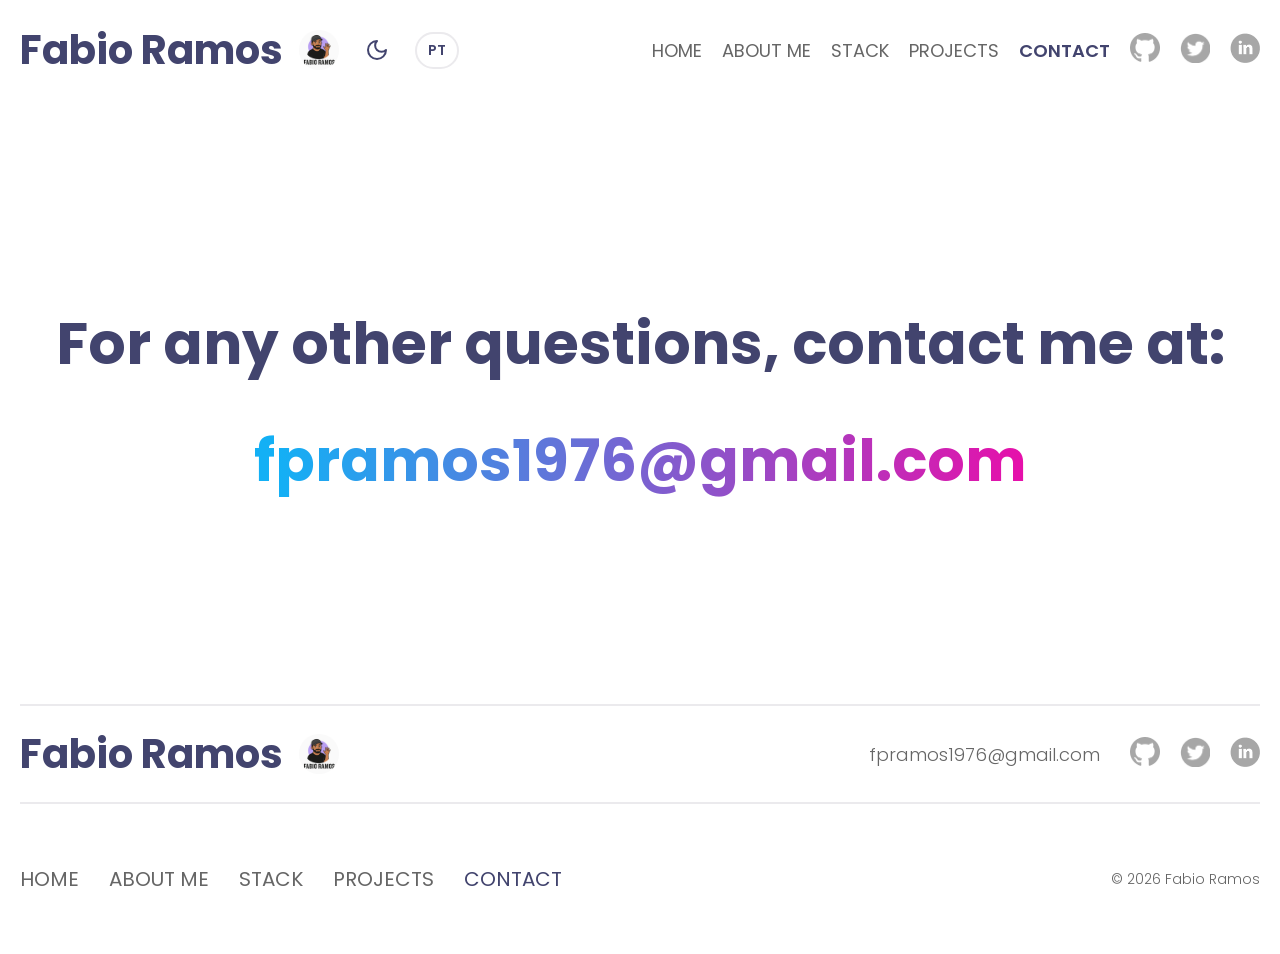
<file: contact.html>
<!DOCTYPE html>
<html lang="pt-BR" data-theme="light">
  <head>
    <meta charset="UTF-8" />
    <meta name="viewport" content="width=device-width, initial-scale=1.0" />
    <title data-i18n="t76">Contato | Fabio Ramos</title>
    <meta name="description" content="Entre em contato com Fabio Ramos." data-i18n-attr="content:t77" />
    <meta property="og:title" content="Contato | Fabio Ramos" />
    <meta property="og:description" content="Entre em contato com Fabio Ramos." />
    <meta property="og:image" content="assets/images/avatar-fabio.jpg" />
    <link rel="icon" type="image/png" href="assets/images/favicon.png" />
    <link rel="preconnect" href="https://fonts.googleapis.com" />
    <link rel="preconnect" href="https://fonts.gstatic.com" crossorigin />
    <link
      href="https://fonts.googleapis.com/css2?family=Poppins:wght@300;400;500;600;700&display=swap"
      rel="stylesheet"
    />
    <link rel="stylesheet" href="css/main.css" />
    <!-- Carregados no head para aplicar tema e idioma antes da página ser desenhada -->
    <script src="assets/translations.js"></script>
    <script src="assets/main.js"></script>
  </head>
  <body class="contact-page">
    <a class="skipLink" href="#conteudo"><span data-i18n="t60">Pular para o conteúdo</span></a>
    <div class="container">
      <header class="primaryHeader">
        <div class="columnLeft">
          <a class="brand" href="index.html">
            <span>Fabio Ramos</span>
            <img src="assets/images/logo-fabio.png" alt="" width="40" height="40" />
          </a>
          <button id="toggleDarkMode" type="button" aria-label="Alternar tema claro/escuro">
            <svg xmlns="http://www.w3.org/2000/svg" width="24" height="24" viewBox="0 0 24 24" fill="none" stroke="currentColor" stroke-width="2" stroke-linecap="round" stroke-linejoin="round" aria-hidden="true"><path d="M12 3a6 6 0 0 0 9 9 9 9 0 1 1-9-9Z"/></svg>
          </button>
          <button id="toggleLanguage" class="langToggle" type="button" aria-label="Mudar idioma para inglês" data-i18n-attr="aria-label:t61">
            <span data-i18n="t62">EN</span>
          </button>
        </div>

        <nav class="columnRight" aria-label="Menu principal" data-i18n-attr="aria-label:t63">
          <ul class="menu">
            <li><a href="index.html"><span data-i18n="t64">HOME</span></a></li>
            <li><a href="about.html"><span data-i18n="t65">SOBRE MIM</span></a></li>
            <li><a href="stack.html"><span data-i18n="t66">STACK</span></a></li>
            <li><a href="project.html"><span data-i18n="t67">PROJETOS</span></a></li>
            <li><a href="contact.html" aria-current="page"><span data-i18n="t68">CONTATO</span></a></li>
          </ul>
          <ul class="socialList">
            <li>
              <a href="https://github.com/fpramos1976" target="_blank" rel="noopener noreferrer" aria-label="GitHub">
                <img src="assets/images/icon-github.png" alt="" width="30" height="30" />
              </a>
            </li>
            <li>
              <a href="https://x.com/fpramos_76" target="_blank" rel="noopener noreferrer" aria-label="X (Twitter)">
                <img src="assets/images/icon-twitter.png" alt="" width="30" height="30" />
              </a>
            </li>
            <li>
              <a href="https://www.linkedin.com/public-profile/settings?trk=d_flagship3_profile_self_view_public_profile" target="_blank" rel="noopener noreferrer" aria-label="LinkedIn">
                <img src="assets/images/icon-linkedin.png" alt="" width="30" height="30" />
              </a>
            </li>
          </ul>
        </nav>
      </header>

      <main id="conteudo">
        <section class="pageItem">
          <h1><span data-i18n="t57">Para qualquer outra questão, contacte:</span></h1>
          <a class="contactEmail" href="mailto:fpramos1976@gmail.com">fpramos1976@gmail.com</a>
        </section>
      </main>

      <footer class="footerWrapper">
        <div class="mainFooter">
          <div class="mainFooterColumn left">
            <a class="brand" href="index.html">
              <span>Fabio Ramos</span>
              <img src="assets/images/logo-fabio.png" alt="" width="40" height="40" />
            </a>
          </div>
          <div class="mainFooterColumn right">
            <a href="mailto:fpramos1976@gmail.com">fpramos1976@gmail.com</a>
            <ul class="socialList">
            <li>
              <a href="https://github.com/fpramos1976" target="_blank" rel="noopener noreferrer" aria-label="GitHub">
                <img src="assets/images/icon-github.png" alt="" width="30" height="30" />
              </a>
            </li>
            <li>
              <a href="https://x.com/fpramos_76" target="_blank" rel="noopener noreferrer" aria-label="X (Twitter)">
                <img src="assets/images/icon-twitter.png" alt="" width="30" height="30" />
              </a>
            </li>
            <li>
              <a href="https://www.linkedin.com/public-profile/settings?trk=d_flagship3_profile_self_view_public_profile" target="_blank" rel="noopener noreferrer" aria-label="LinkedIn">
                <img src="assets/images/icon-linkedin.png" alt="" width="30" height="30" />
              </a>
            </li>
          </ul>
          </div>
        </div>
        <div class="miniFooter">
          <nav aria-label="Menu do rodapé" data-i18n-attr="aria-label:t69">
            <ul>
              <li><a href="index.html"><span data-i18n="t64">HOME</span></a></li>
              <li><a href="about.html"><span data-i18n="t65">SOBRE MIM</span></a></li>
              <li><a href="stack.html"><span data-i18n="t66">STACK</span></a></li>
              <li><a href="project.html"><span data-i18n="t67">PROJETOS</span></a></li>
              <li><a href="contact.html" aria-current="page"><span data-i18n="t68">CONTATO</span></a></li>
            </ul>
          </nav>
          <small>&copy; <span id="currentYear">2025</span> Fabio Ramos</small>
        </div>
      </footer>
    </div>
  </body>
</html>
</file>
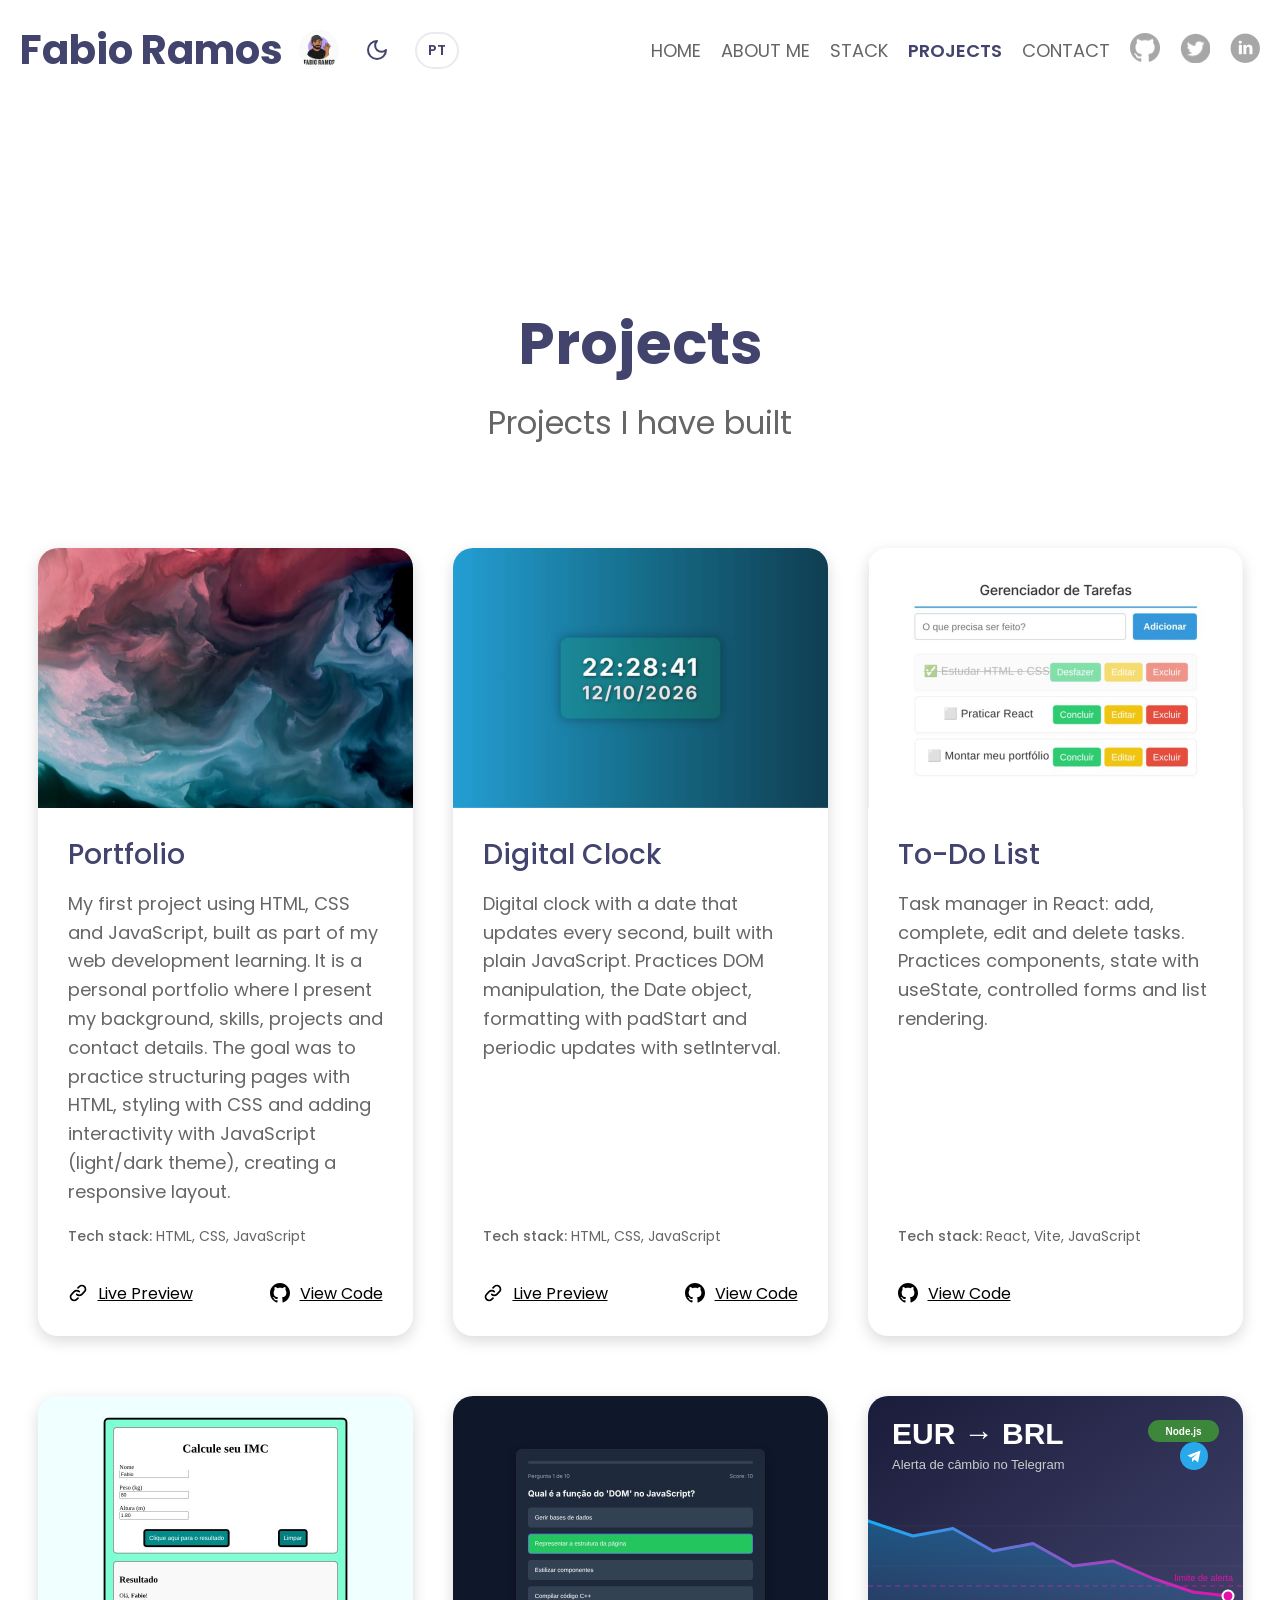
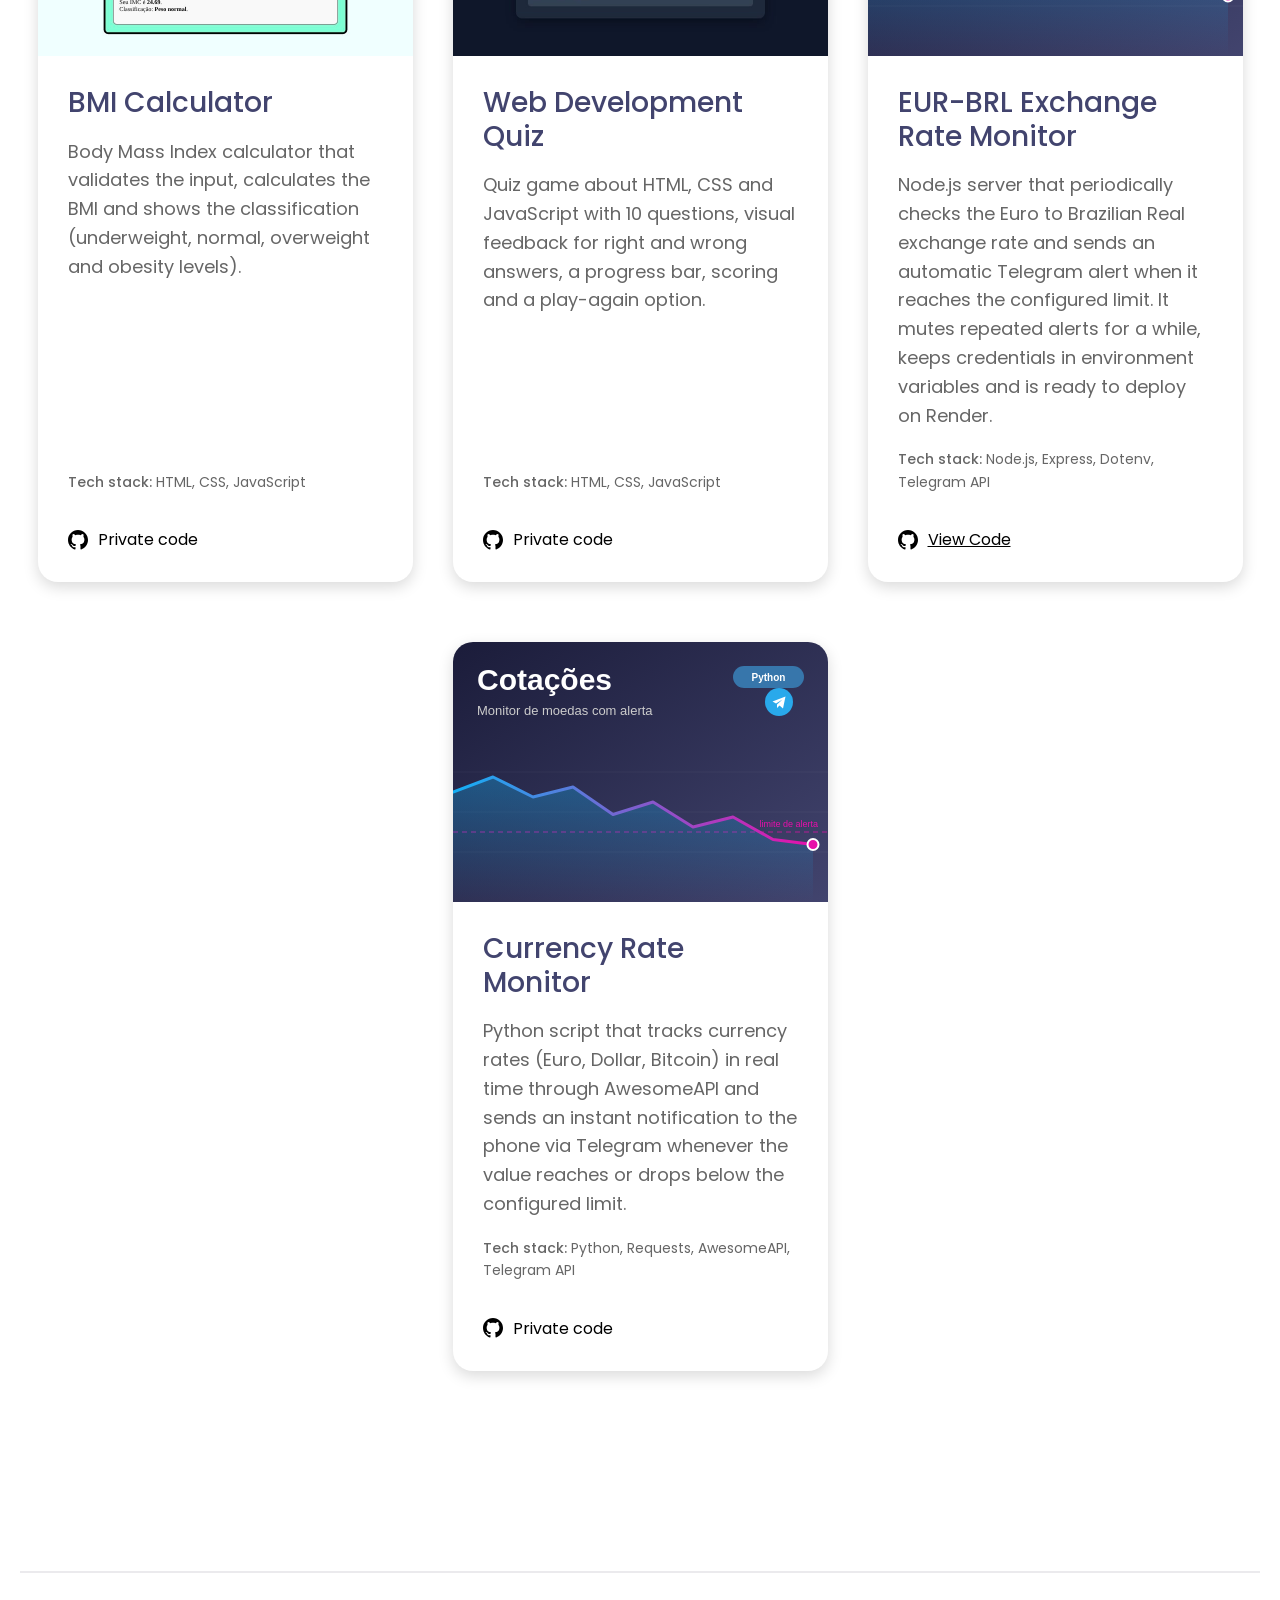
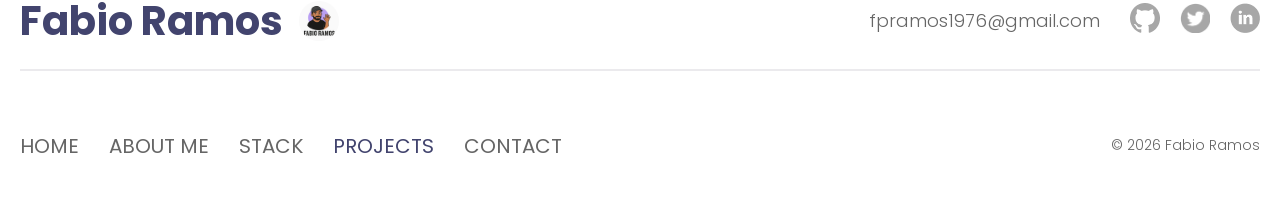
<file: project.html>
<!DOCTYPE html>
<html lang="pt-BR" data-theme="light">
  <head>
    <meta charset="UTF-8" />
    <meta name="viewport" content="width=device-width, initial-scale=1.0" />
    <title data-i18n="t74">Projetos | Fabio Ramos</title>
    <meta name="description" content="Projetos desenvolvidos por Fabio Ramos." data-i18n-attr="content:t75" />
    <meta property="og:title" content="Projetos | Fabio Ramos" />
    <meta property="og:description" content="Projetos desenvolvidos por Fabio Ramos." />
    <meta property="og:image" content="assets/images/avatar-fabio.jpg" />
    <link rel="icon" type="image/png" href="assets/images/favicon.png" />
    <link rel="preconnect" href="https://fonts.googleapis.com" />
    <link rel="preconnect" href="https://fonts.gstatic.com" crossorigin />
    <link
      href="https://fonts.googleapis.com/css2?family=Poppins:wght@300;400;500;600;700&display=swap"
      rel="stylesheet"
    />
    <link rel="stylesheet" href="css/main.css" />
    <!-- Carregados no head para aplicar tema e idioma antes da página ser desenhada -->
    <script src="assets/translations.js"></script>
    <script src="assets/main.js"></script>
  </head>
  <body class="projects-page">
    <a class="skipLink" href="#conteudo"><span data-i18n="t60">Pular para o conteúdo</span></a>
    <div class="container">
      <header class="primaryHeader">
        <div class="columnLeft">
          <a class="brand" href="index.html">
            <span>Fabio Ramos</span>
            <img src="assets/images/logo-fabio.png" alt="" width="40" height="40" />
          </a>
          <button id="toggleDarkMode" type="button" aria-label="Alternar tema claro/escuro">
            <svg xmlns="http://www.w3.org/2000/svg" width="24" height="24" viewBox="0 0 24 24" fill="none" stroke="currentColor" stroke-width="2" stroke-linecap="round" stroke-linejoin="round" aria-hidden="true"><path d="M12 3a6 6 0 0 0 9 9 9 9 0 1 1-9-9Z"/></svg>
          </button>
          <button id="toggleLanguage" class="langToggle" type="button" aria-label="Mudar idioma para inglês" data-i18n-attr="aria-label:t61">
            <span data-i18n="t62">EN</span>
          </button>
        </div>

        <nav class="columnRight" aria-label="Menu principal" data-i18n-attr="aria-label:t63">
          <ul class="menu">
            <li><a href="index.html"><span data-i18n="t64">HOME</span></a></li>
            <li><a href="about.html"><span data-i18n="t65">SOBRE MIM</span></a></li>
            <li><a href="stack.html"><span data-i18n="t66">STACK</span></a></li>
            <li><a href="project.html" aria-current="page"><span data-i18n="t67">PROJETOS</span></a></li>
            <li><a href="contact.html"><span data-i18n="t68">CONTATO</span></a></li>
          </ul>
          <ul class="socialList">
            <li>
              <a href="https://github.com/fpramos1976" target="_blank" rel="noopener noreferrer" aria-label="GitHub">
                <img src="assets/images/icon-github.png" alt="" width="30" height="30" />
              </a>
            </li>
            <li>
              <a href="https://x.com/fpramos_76" target="_blank" rel="noopener noreferrer" aria-label="X (Twitter)">
                <img src="assets/images/icon-twitter.png" alt="" width="30" height="30" />
              </a>
            </li>
            <li>
              <a href="https://www.linkedin.com/public-profile/settings?trk=d_flagship3_profile_self_view_public_profile" target="_blank" rel="noopener noreferrer" aria-label="LinkedIn">
                <img src="assets/images/icon-linkedin.png" alt="" width="30" height="30" />
              </a>
            </li>
          </ul>
        </nav>
      </header>

      <main id="conteudo">
        <section class="sectionProjects">
          <header>
            <h1><span data-i18n="t37">Projetos</span></h1>
            <p class="subtitle"><span data-i18n="t38">Projetos desenvolvidos</span></p>
          </header>
          <div class="projectsContainer">
            <article class="projectBox">
              <img src="assets/images/project1img.jpg" alt="Imagem do projeto Portfólio" data-i18n-attr="alt:t11" width="375" height="260" loading="lazy" />
              <div class="projectContent">
                <h3><span data-i18n="t12">Portfólio</span></h3>
                <p><span data-i18n="t13">Meu primeiro projeto utilizando HTML, CSS e JavaScript, desenvolvido como parte do meu aprendizado em desenvolvimento web. É um portfólio pessoal onde apresento minhas informações, habilidades, projetos e formas de contato. O objetivo foi praticar a estruturação de páginas com HTML, a estilização com CSS e adicionar interatividade com JavaScript (tema claro/escuro), criando um layout responsivo.</span></p>
                <p class="techStack"><strong>Tech stack:</strong> <span data-i18n="t14">HTML, CSS, JavaScript</span></p>
                <div class="projectActions">
                  <a class="linkWithIcon" href="https://fpramos1976.github.io/Projeto-Profile/" target="_blank" rel="noopener noreferrer">
                    <svg width="20" height="20" viewBox="0 0 20 20" fill="none" xmlns="http://www.w3.org/2000/svg" aria-hidden="true">
                  <path d="M11.2867 8.7133C10.6041 8.031 9.67846 7.64771 8.71334 7.64771C7.74821 7.64771 6.82259 8.031 6.14 8.7133L3.56584 11.2866C2.88324 11.9692 2.49976 12.895 2.49976 13.8604C2.49976 14.8257 2.88324 15.7515 3.56584 16.4341C4.24844 17.1167 5.17424 17.5002 6.13959 17.5002C7.10493 17.5002 8.03074 17.1167 8.71334 16.4341L10 15.1475" stroke="currentColor" stroke-width="1.66667" stroke-linecap="round" stroke-linejoin="round"/>
                  <path d="M8.71332 11.2867C9.39591 11.969 10.3215 12.3523 11.2867 12.3523C12.2518 12.3523 13.1774 11.969 13.86 11.2867L16.4342 8.71334C17.1168 8.03074 17.5002 7.10493 17.5002 6.13959C17.5002 5.17424 17.1168 4.24844 16.4342 3.56584C15.7516 2.88324 14.8257 2.49976 13.8604 2.49976C12.8951 2.49976 11.9693 2.88324 11.2867 3.56584L9.99998 4.8525" stroke="currentColor" stroke-width="1.66667" stroke-linecap="round" stroke-linejoin="round"/>
                </svg>
                    <span data-i18n="t9">Ver online</span>
                  </a>
                  <a class="linkWithIcon" href="https://github.com/fpramos1976/Projeto-Profile" target="_blank" rel="noopener noreferrer">
                    <svg width="20" height="20" viewBox="0 0 20 20" fill="none" xmlns="http://www.w3.org/2000/svg" aria-hidden="true">
                  <path fill-rule="evenodd" clip-rule="evenodd" d="M10 0C4.475 0 0 4.475 0 10C0 14.425 2.8625 18.1625 6.8375 19.4875C7.3375 19.575 7.525 19.275 7.525 19.0125C7.525 18.775 7.5125 17.9875 7.5125 17.15C5 17.6125 4.35 16.5375 4.15 15.975C4.0375 15.6875 3.55 14.8 3.125 14.5625C2.775 14.375 2.275 13.9125 3.1125 13.9C3.9 13.8875 4.4625 14.625 4.65 14.925C5.55 16.4375 6.9875 16.0125 7.5625 15.75C7.65 15.1 7.9125 14.6625 8.2 14.4125C5.975 14.1625 3.65 13.3 3.65 9.475C3.65 8.3875 4.0375 7.4875 4.675 6.7875C4.575 6.5375 4.225 5.5125 4.775 4.1375C4.775 4.1375 5.6125 3.875 7.525 5.1625C8.325 4.9375 9.175 4.825 10.025 4.825C10.875 4.825 11.725 4.9375 12.525 5.1625C14.4375 3.8625 15.275 4.1375 15.275 4.1375C15.825 5.5125 15.475 6.5375 15.375 6.7875C16.0125 7.4875 16.4 8.375 16.4 9.475C16.4 13.3125 14.0625 14.1625 11.8375 14.4125C12.2 14.725 12.5125 15.325 12.5125 16.2625C12.5125 17.6 12.5 18.675 12.5 19.0125C12.5 19.275 12.6875 19.5875 13.1875 19.4875C15.1726 18.8173 16.8976 17.5414 18.1197 15.8395C19.3418 14.1375 19.9994 12.0952 20 10C20 4.475 15.525 0 10 0Z" fill="currentColor"/>
                </svg>
                    <span data-i18n="t10">Ver código</span>
                  </a>
                </div>
              </div>
            </article>
            <article class="projectBox">
              <img src="assets/images/project-relogio.jpg" alt="Imagem do projeto Relógio Digital" data-i18n-attr="alt:t15" width="375" height="260" loading="lazy" />
              <div class="projectContent">
                <h3><span data-i18n="t16">Relógio Digital</span></h3>
                <p><span data-i18n="t17">Relógio digital com data que se atualiza a cada segundo, feito com JavaScript puro. Pratica manipulação do DOM, uso do objeto Date, formatação com padStart e atualização periódica com setInterval.</span></p>
                <p class="techStack"><strong>Tech stack:</strong> <span data-i18n="t14">HTML, CSS, JavaScript</span></p>
                <div class="projectActions">
                  <a class="linkWithIcon" href="https://fpramos1976.github.io/RELOGIO/" target="_blank" rel="noopener noreferrer">
                    <svg width="20" height="20" viewBox="0 0 20 20" fill="none" xmlns="http://www.w3.org/2000/svg" aria-hidden="true">
                  <path d="M11.2867 8.7133C10.6041 8.031 9.67846 7.64771 8.71334 7.64771C7.74821 7.64771 6.82259 8.031 6.14 8.7133L3.56584 11.2866C2.88324 11.9692 2.49976 12.895 2.49976 13.8604C2.49976 14.8257 2.88324 15.7515 3.56584 16.4341C4.24844 17.1167 5.17424 17.5002 6.13959 17.5002C7.10493 17.5002 8.03074 17.1167 8.71334 16.4341L10 15.1475" stroke="currentColor" stroke-width="1.66667" stroke-linecap="round" stroke-linejoin="round"/>
                  <path d="M8.71332 11.2867C9.39591 11.969 10.3215 12.3523 11.2867 12.3523C12.2518 12.3523 13.1774 11.969 13.86 11.2867L16.4342 8.71334C17.1168 8.03074 17.5002 7.10493 17.5002 6.13959C17.5002 5.17424 17.1168 4.24844 16.4342 3.56584C15.7516 2.88324 14.8257 2.49976 13.8604 2.49976C12.8951 2.49976 11.9693 2.88324 11.2867 3.56584L9.99998 4.8525" stroke="currentColor" stroke-width="1.66667" stroke-linecap="round" stroke-linejoin="round"/>
                </svg>
                    <span data-i18n="t9">Ver online</span>
                  </a>
                  <a class="linkWithIcon" href="https://github.com/fpramos1976/RELOGIO" target="_blank" rel="noopener noreferrer">
                    <svg width="20" height="20" viewBox="0 0 20 20" fill="none" xmlns="http://www.w3.org/2000/svg" aria-hidden="true">
                  <path fill-rule="evenodd" clip-rule="evenodd" d="M10 0C4.475 0 0 4.475 0 10C0 14.425 2.8625 18.1625 6.8375 19.4875C7.3375 19.575 7.525 19.275 7.525 19.0125C7.525 18.775 7.5125 17.9875 7.5125 17.15C5 17.6125 4.35 16.5375 4.15 15.975C4.0375 15.6875 3.55 14.8 3.125 14.5625C2.775 14.375 2.275 13.9125 3.1125 13.9C3.9 13.8875 4.4625 14.625 4.65 14.925C5.55 16.4375 6.9875 16.0125 7.5625 15.75C7.65 15.1 7.9125 14.6625 8.2 14.4125C5.975 14.1625 3.65 13.3 3.65 9.475C3.65 8.3875 4.0375 7.4875 4.675 6.7875C4.575 6.5375 4.225 5.5125 4.775 4.1375C4.775 4.1375 5.6125 3.875 7.525 5.1625C8.325 4.9375 9.175 4.825 10.025 4.825C10.875 4.825 11.725 4.9375 12.525 5.1625C14.4375 3.8625 15.275 4.1375 15.275 4.1375C15.825 5.5125 15.475 6.5375 15.375 6.7875C16.0125 7.4875 16.4 8.375 16.4 9.475C16.4 13.3125 14.0625 14.1625 11.8375 14.4125C12.2 14.725 12.5125 15.325 12.5125 16.2625C12.5125 17.6 12.5 18.675 12.5 19.0125C12.5 19.275 12.6875 19.5875 13.1875 19.4875C15.1726 18.8173 16.8976 17.5414 18.1197 15.8395C19.3418 14.1375 19.9994 12.0952 20 10C20 4.475 15.525 0 10 0Z" fill="currentColor"/>
                </svg>
                    <span data-i18n="t10">Ver código</span>
                  </a>
                </div>
              </div>
            </article>
            <article class="projectBox">
              <img src="assets/images/project-lista-de-tarefas.jpg" alt="Imagem do projeto Lista de Tarefas" data-i18n-attr="alt:t18" width="375" height="260" loading="lazy" />
              <div class="projectContent">
                <h3><span data-i18n="t19">Lista de Tarefas</span></h3>
                <p><span data-i18n="t20">Gerenciador de tarefas em React: adicionar, concluir, editar e excluir tarefas. Pratica componentes, estado com useState, formulários controlados e renderização de listas.</span></p>
                <p class="techStack"><strong>Tech stack:</strong> <span data-i18n="t21">React, Vite, JavaScript</span></p>
                <div class="projectActions">
                  <a class="linkWithIcon" href="https://github.com/fpramos1976/LISTA_DE_TAREFAS" target="_blank" rel="noopener noreferrer">
                    <svg width="20" height="20" viewBox="0 0 20 20" fill="none" xmlns="http://www.w3.org/2000/svg" aria-hidden="true">
                  <path fill-rule="evenodd" clip-rule="evenodd" d="M10 0C4.475 0 0 4.475 0 10C0 14.425 2.8625 18.1625 6.8375 19.4875C7.3375 19.575 7.525 19.275 7.525 19.0125C7.525 18.775 7.5125 17.9875 7.5125 17.15C5 17.6125 4.35 16.5375 4.15 15.975C4.0375 15.6875 3.55 14.8 3.125 14.5625C2.775 14.375 2.275 13.9125 3.1125 13.9C3.9 13.8875 4.4625 14.625 4.65 14.925C5.55 16.4375 6.9875 16.0125 7.5625 15.75C7.65 15.1 7.9125 14.6625 8.2 14.4125C5.975 14.1625 3.65 13.3 3.65 9.475C3.65 8.3875 4.0375 7.4875 4.675 6.7875C4.575 6.5375 4.225 5.5125 4.775 4.1375C4.775 4.1375 5.6125 3.875 7.525 5.1625C8.325 4.9375 9.175 4.825 10.025 4.825C10.875 4.825 11.725 4.9375 12.525 5.1625C14.4375 3.8625 15.275 4.1375 15.275 4.1375C15.825 5.5125 15.475 6.5375 15.375 6.7875C16.0125 7.4875 16.4 8.375 16.4 9.475C16.4 13.3125 14.0625 14.1625 11.8375 14.4125C12.2 14.725 12.5125 15.325 12.5125 16.2625C12.5125 17.6 12.5 18.675 12.5 19.0125C12.5 19.275 12.6875 19.5875 13.1875 19.4875C15.1726 18.8173 16.8976 17.5414 18.1197 15.8395C19.3418 14.1375 19.9994 12.0952 20 10C20 4.475 15.525 0 10 0Z" fill="currentColor"/>
                </svg>
                    <span data-i18n="t10">Ver código</span>
                  </a>
                </div>
              </div>
            </article>
            <article class="projectBox">
              <img src="assets/images/project-imc.jpg" alt="Imagem do projeto Calculadora de IMC" data-i18n-attr="alt:t23" width="375" height="260" loading="lazy" />
              <div class="projectContent">
                <h3><span data-i18n="t24">Calculadora de IMC</span></h3>
                <p><span data-i18n="t25">Calculadora de Índice de Massa Corporal que valida os dados digitados, calcula o IMC e mostra a classificação (abaixo do peso, normal, sobrepeso e graus de obesidade).</span></p>
                <p class="techStack"><strong>Tech stack:</strong> <span data-i18n="t14">HTML, CSS, JavaScript</span></p>
                <div class="projectActions">
                  <span class="linkWithIcon">
                    <svg width="20" height="20" viewBox="0 0 20 20" fill="none" xmlns="http://www.w3.org/2000/svg" aria-hidden="true">
                  <path fill-rule="evenodd" clip-rule="evenodd" d="M10 0C4.475 0 0 4.475 0 10C0 14.425 2.8625 18.1625 6.8375 19.4875C7.3375 19.575 7.525 19.275 7.525 19.0125C7.525 18.775 7.5125 17.9875 7.5125 17.15C5 17.6125 4.35 16.5375 4.15 15.975C4.0375 15.6875 3.55 14.8 3.125 14.5625C2.775 14.375 2.275 13.9125 3.1125 13.9C3.9 13.8875 4.4625 14.625 4.65 14.925C5.55 16.4375 6.9875 16.0125 7.5625 15.75C7.65 15.1 7.9125 14.6625 8.2 14.4125C5.975 14.1625 3.65 13.3 3.65 9.475C3.65 8.3875 4.0375 7.4875 4.675 6.7875C4.575 6.5375 4.225 5.5125 4.775 4.1375C4.775 4.1375 5.6125 3.875 7.525 5.1625C8.325 4.9375 9.175 4.825 10.025 4.825C10.875 4.825 11.725 4.9375 12.525 5.1625C14.4375 3.8625 15.275 4.1375 15.275 4.1375C15.825 5.5125 15.475 6.5375 15.375 6.7875C16.0125 7.4875 16.4 8.375 16.4 9.475C16.4 13.3125 14.0625 14.1625 11.8375 14.4125C12.2 14.725 12.5125 15.325 12.5125 16.2625C12.5125 17.6 12.5 18.675 12.5 19.0125C12.5 19.275 12.6875 19.5875 13.1875 19.4875C15.1726 18.8173 16.8976 17.5414 18.1197 15.8395C19.3418 14.1375 19.9994 12.0952 20 10C20 4.475 15.525 0 10 0Z" fill="currentColor"/>
                </svg>
                    <span data-i18n="t22">Código privado</span>
                  </span>
                </div>
              </div>
            </article>
            <article class="projectBox">
              <img src="assets/images/project-enquete.jpg" alt="Imagem do projeto Quiz de Desenvolvimento Web" data-i18n-attr="alt:t26" width="375" height="260" loading="lazy" />
              <div class="projectContent">
                <h3><span data-i18n="t27">Quiz de Desenvolvimento Web</span></h3>
                <p><span data-i18n="t28">Jogo de perguntas sobre HTML, CSS e JavaScript com 10 questões, feedback visual de acerto e erro, barra de progresso, pontuação e opção de jogar novamente.</span></p>
                <p class="techStack"><strong>Tech stack:</strong> <span data-i18n="t14">HTML, CSS, JavaScript</span></p>
                <div class="projectActions">
                  <span class="linkWithIcon">
                    <svg width="20" height="20" viewBox="0 0 20 20" fill="none" xmlns="http://www.w3.org/2000/svg" aria-hidden="true">
                  <path fill-rule="evenodd" clip-rule="evenodd" d="M10 0C4.475 0 0 4.475 0 10C0 14.425 2.8625 18.1625 6.8375 19.4875C7.3375 19.575 7.525 19.275 7.525 19.0125C7.525 18.775 7.5125 17.9875 7.5125 17.15C5 17.6125 4.35 16.5375 4.15 15.975C4.0375 15.6875 3.55 14.8 3.125 14.5625C2.775 14.375 2.275 13.9125 3.1125 13.9C3.9 13.8875 4.4625 14.625 4.65 14.925C5.55 16.4375 6.9875 16.0125 7.5625 15.75C7.65 15.1 7.9125 14.6625 8.2 14.4125C5.975 14.1625 3.65 13.3 3.65 9.475C3.65 8.3875 4.0375 7.4875 4.675 6.7875C4.575 6.5375 4.225 5.5125 4.775 4.1375C4.775 4.1375 5.6125 3.875 7.525 5.1625C8.325 4.9375 9.175 4.825 10.025 4.825C10.875 4.825 11.725 4.9375 12.525 5.1625C14.4375 3.8625 15.275 4.1375 15.275 4.1375C15.825 5.5125 15.475 6.5375 15.375 6.7875C16.0125 7.4875 16.4 8.375 16.4 9.475C16.4 13.3125 14.0625 14.1625 11.8375 14.4125C12.2 14.725 12.5125 15.325 12.5125 16.2625C12.5125 17.6 12.5 18.675 12.5 19.0125C12.5 19.275 12.6875 19.5875 13.1875 19.4875C15.1726 18.8173 16.8976 17.5414 18.1197 15.8395C19.3418 14.1375 19.9994 12.0952 20 10C20 4.475 15.525 0 10 0Z" fill="currentColor"/>
                </svg>
                    <span data-i18n="t22">Código privado</span>
                  </span>
                </div>
              </div>
            </article>
            <article class="projectBox">
              <img src="assets/images/monitor-moeda.svg" alt="Imagem do projeto Monitor de Câmbio EUR-BRL" data-i18n-attr="alt:t29" width="375" height="260" loading="lazy" />
              <div class="projectContent">
                <h3><span data-i18n="t30">Monitor de Câmbio EUR-BRL</span></h3>
                <p><span data-i18n="t31">Servidor em Node.js que consulta periodicamente a cotação do Euro em relação ao Real e envia um alerta automático pelo Telegram quando o valor atinge o limite configurado. Possui silenciamento temporário para evitar mensagens repetidas, credenciais em variáveis de ambiente e está preparado para deploy no Render.</span></p>
                <p class="techStack"><strong>Tech stack:</strong> <span data-i18n="t32">Node.js, Express, Dotenv, API do Telegram</span></p>
                <div class="projectActions">
                  <a class="linkWithIcon" href="https://github.com/fpramos1976/monitor-moeda" target="_blank" rel="noopener noreferrer">
                    <svg width="20" height="20" viewBox="0 0 20 20" fill="none" xmlns="http://www.w3.org/2000/svg" aria-hidden="true">
                  <path fill-rule="evenodd" clip-rule="evenodd" d="M10 0C4.475 0 0 4.475 0 10C0 14.425 2.8625 18.1625 6.8375 19.4875C7.3375 19.575 7.525 19.275 7.525 19.0125C7.525 18.775 7.5125 17.9875 7.5125 17.15C5 17.6125 4.35 16.5375 4.15 15.975C4.0375 15.6875 3.55 14.8 3.125 14.5625C2.775 14.375 2.275 13.9125 3.1125 13.9C3.9 13.8875 4.4625 14.625 4.65 14.925C5.55 16.4375 6.9875 16.0125 7.5625 15.75C7.65 15.1 7.9125 14.6625 8.2 14.4125C5.975 14.1625 3.65 13.3 3.65 9.475C3.65 8.3875 4.0375 7.4875 4.675 6.7875C4.575 6.5375 4.225 5.5125 4.775 4.1375C4.775 4.1375 5.6125 3.875 7.525 5.1625C8.325 4.9375 9.175 4.825 10.025 4.825C10.875 4.825 11.725 4.9375 12.525 5.1625C14.4375 3.8625 15.275 4.1375 15.275 4.1375C15.825 5.5125 15.475 6.5375 15.375 6.7875C16.0125 7.4875 16.4 8.375 16.4 9.475C16.4 13.3125 14.0625 14.1625 11.8375 14.4125C12.2 14.725 12.5125 15.325 12.5125 16.2625C12.5125 17.6 12.5 18.675 12.5 19.0125C12.5 19.275 12.6875 19.5875 13.1875 19.4875C15.1726 18.8173 16.8976 17.5414 18.1197 15.8395C19.3418 14.1375 19.9994 12.0952 20 10C20 4.475 15.525 0 10 0Z" fill="currentColor"/>
                </svg>
                    <span data-i18n="t10">Ver código</span>
                  </a>
                </div>
              </div>
            </article>
            <article class="projectBox">
              <img src="assets/images/monitor-de-moedas.svg" alt="Imagem do projeto Monitor de Cotação de Moedas" data-i18n-attr="alt:t33" width="375" height="260" loading="lazy" />
              <div class="projectContent">
                <h3><span data-i18n="t34">Monitor de Cotação de Moedas</span></h3>
                <p><span data-i18n="t35">Script em Python que monitora a cotação de moedas (Euro, Dólar, Bitcoin) em tempo real pela AwesomeAPI e envia uma notificação imediata para o celular via Telegram sempre que o valor atinge ou fica abaixo do limite configurado.</span></p>
                <p class="techStack"><strong>Tech stack:</strong> <span data-i18n="t36">Python, Requests, AwesomeAPI, API do Telegram</span></p>
                <div class="projectActions">
                  <span class="linkWithIcon">
                    <svg width="20" height="20" viewBox="0 0 20 20" fill="none" xmlns="http://www.w3.org/2000/svg" aria-hidden="true">
                  <path fill-rule="evenodd" clip-rule="evenodd" d="M10 0C4.475 0 0 4.475 0 10C0 14.425 2.8625 18.1625 6.8375 19.4875C7.3375 19.575 7.525 19.275 7.525 19.0125C7.525 18.775 7.5125 17.9875 7.5125 17.15C5 17.6125 4.35 16.5375 4.15 15.975C4.0375 15.6875 3.55 14.8 3.125 14.5625C2.775 14.375 2.275 13.9125 3.1125 13.9C3.9 13.8875 4.4625 14.625 4.65 14.925C5.55 16.4375 6.9875 16.0125 7.5625 15.75C7.65 15.1 7.9125 14.6625 8.2 14.4125C5.975 14.1625 3.65 13.3 3.65 9.475C3.65 8.3875 4.0375 7.4875 4.675 6.7875C4.575 6.5375 4.225 5.5125 4.775 4.1375C4.775 4.1375 5.6125 3.875 7.525 5.1625C8.325 4.9375 9.175 4.825 10.025 4.825C10.875 4.825 11.725 4.9375 12.525 5.1625C14.4375 3.8625 15.275 4.1375 15.275 4.1375C15.825 5.5125 15.475 6.5375 15.375 6.7875C16.0125 7.4875 16.4 8.375 16.4 9.475C16.4 13.3125 14.0625 14.1625 11.8375 14.4125C12.2 14.725 12.5125 15.325 12.5125 16.2625C12.5125 17.6 12.5 18.675 12.5 19.0125C12.5 19.275 12.6875 19.5875 13.1875 19.4875C15.1726 18.8173 16.8976 17.5414 18.1197 15.8395C19.3418 14.1375 19.9994 12.0952 20 10C20 4.475 15.525 0 10 0Z" fill="currentColor"/>
                </svg>
                    <span data-i18n="t22">Código privado</span>
                  </span>
                </div>
              </div>
            </article>
            <!--
              MODELO: para adicionar um novo projeto, copie um <article class="projectBox">
              acima, troque a imagem (ex.: assets/images/project3img.jpg), o título,
              a descrição, a stack e os links de "Live Preview" e "View Code".
            -->
          </div>
        </section>
      </main>

      <footer class="footerWrapper">
        <div class="mainFooter">
          <div class="mainFooterColumn left">
            <a class="brand" href="index.html">
              <span>Fabio Ramos</span>
              <img src="assets/images/logo-fabio.png" alt="" width="40" height="40" />
            </a>
          </div>
          <div class="mainFooterColumn right">
            <a href="mailto:fpramos1976@gmail.com">fpramos1976@gmail.com</a>
            <ul class="socialList">
            <li>
              <a href="https://github.com/fpramos1976" target="_blank" rel="noopener noreferrer" aria-label="GitHub">
                <img src="assets/images/icon-github.png" alt="" width="30" height="30" />
              </a>
            </li>
            <li>
              <a href="https://x.com/fpramos_76" target="_blank" rel="noopener noreferrer" aria-label="X (Twitter)">
                <img src="assets/images/icon-twitter.png" alt="" width="30" height="30" />
              </a>
            </li>
            <li>
              <a href="https://www.linkedin.com/public-profile/settings?trk=d_flagship3_profile_self_view_public_profile" target="_blank" rel="noopener noreferrer" aria-label="LinkedIn">
                <img src="assets/images/icon-linkedin.png" alt="" width="30" height="30" />
              </a>
            </li>
          </ul>
          </div>
        </div>
        <div class="miniFooter">
          <nav aria-label="Menu do rodapé" data-i18n-attr="aria-label:t69">
            <ul>
              <li><a href="index.html"><span data-i18n="t64">HOME</span></a></li>
              <li><a href="about.html"><span data-i18n="t65">SOBRE MIM</span></a></li>
              <li><a href="stack.html"><span data-i18n="t66">STACK</span></a></li>
              <li><a href="project.html" aria-current="page"><span data-i18n="t67">PROJETOS</span></a></li>
              <li><a href="contact.html"><span data-i18n="t68">CONTATO</span></a></li>
            </ul>
          </nav>
          <small>&copy; <span id="currentYear">2025</span> Fabio Ramos</small>
        </div>
      </footer>
    </div>
  </body>
</html>
</file>
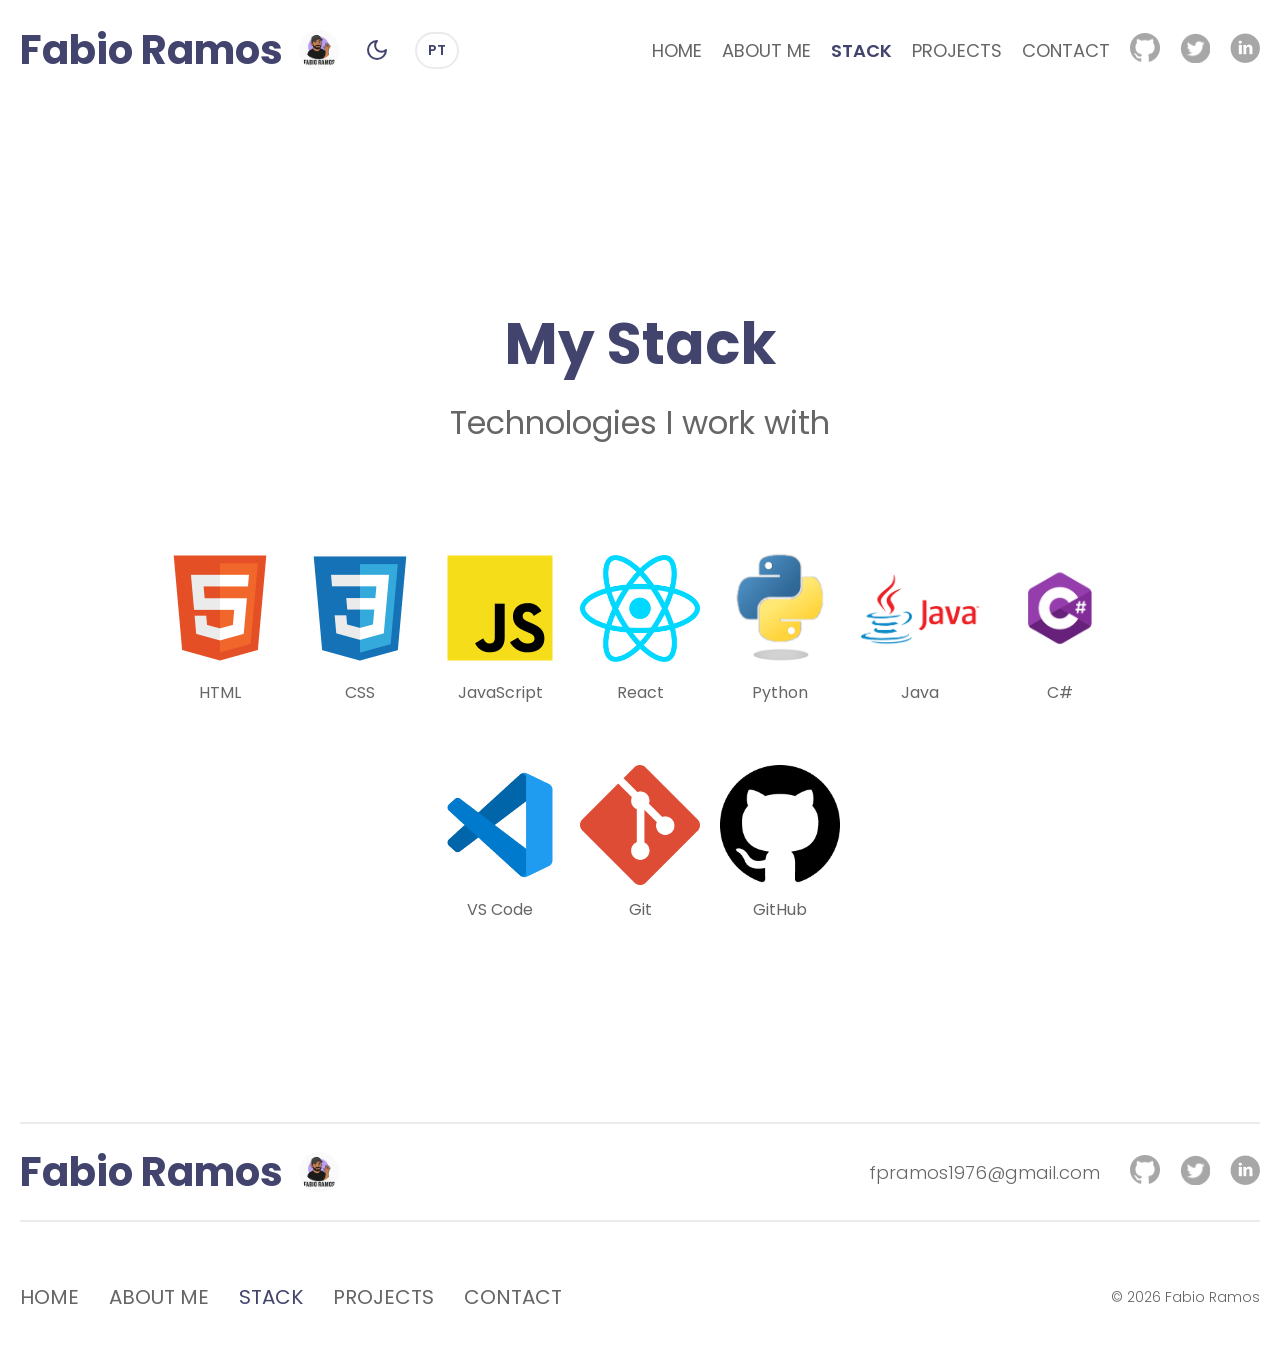
<file: stack.html>
<!DOCTYPE html>
<html lang="pt-BR" data-theme="light">
  <head>
    <meta charset="UTF-8" />
    <meta name="viewport" content="width=device-width, initial-scale=1.0" />
    <title data-i18n="t72">Stack | Fabio Ramos</title>
    <meta name="description" content="Tecnologias com que Fabio Ramos trabalha." data-i18n-attr="content:t73" />
    <meta property="og:title" content="Stack | Fabio Ramos" />
    <meta property="og:description" content="Tecnologias com que Fabio Ramos trabalha." />
    <meta property="og:image" content="assets/images/avatar-fabio.jpg" />
    <link rel="icon" type="image/png" href="assets/images/favicon.png" />
    <link rel="preconnect" href="https://fonts.googleapis.com" />
    <link rel="preconnect" href="https://fonts.gstatic.com" crossorigin />
    <link
      href="https://fonts.googleapis.com/css2?family=Poppins:wght@300;400;500;600;700&display=swap"
      rel="stylesheet"
    />
    <link rel="stylesheet" href="css/main.css" />
    <!-- Carregados no head para aplicar tema e idioma antes da página ser desenhada -->
    <script src="assets/translations.js"></script>
    <script src="assets/main.js"></script>
  </head>
  <body class="stack-page">
    <a class="skipLink" href="#conteudo"><span data-i18n="t60">Pular para o conteúdo</span></a>
    <div class="container">
      <header class="primaryHeader">
        <div class="columnLeft">
          <a class="brand" href="index.html">
            <span>Fabio Ramos</span>
            <img src="assets/images/logo-fabio.png" alt="" width="40" height="40" />
          </a>
          <button id="toggleDarkMode" type="button" aria-label="Alternar tema claro/escuro">
            <svg xmlns="http://www.w3.org/2000/svg" width="24" height="24" viewBox="0 0 24 24" fill="none" stroke="currentColor" stroke-width="2" stroke-linecap="round" stroke-linejoin="round" aria-hidden="true"><path d="M12 3a6 6 0 0 0 9 9 9 9 0 1 1-9-9Z"/></svg>
          </button>
          <button id="toggleLanguage" class="langToggle" type="button" aria-label="Mudar idioma para inglês" data-i18n-attr="aria-label:t61">
            <span data-i18n="t62">EN</span>
          </button>
        </div>

        <nav class="columnRight" aria-label="Menu principal" data-i18n-attr="aria-label:t63">
          <ul class="menu">
            <li><a href="index.html"><span data-i18n="t64">HOME</span></a></li>
            <li><a href="about.html"><span data-i18n="t65">SOBRE MIM</span></a></li>
            <li><a href="stack.html" aria-current="page"><span data-i18n="t66">STACK</span></a></li>
            <li><a href="project.html"><span data-i18n="t67">PROJETOS</span></a></li>
            <li><a href="contact.html"><span data-i18n="t68">CONTATO</span></a></li>
          </ul>
          <ul class="socialList">
            <li>
              <a href="https://github.com/fpramos1976" target="_blank" rel="noopener noreferrer" aria-label="GitHub">
                <img src="assets/images/icon-github.png" alt="" width="30" height="30" />
              </a>
            </li>
            <li>
              <a href="https://x.com/fpramos_76" target="_blank" rel="noopener noreferrer" aria-label="X (Twitter)">
                <img src="assets/images/icon-twitter.png" alt="" width="30" height="30" />
              </a>
            </li>
            <li>
              <a href="https://www.linkedin.com/public-profile/settings?trk=d_flagship3_profile_self_view_public_profile" target="_blank" rel="noopener noreferrer" aria-label="LinkedIn">
                <img src="assets/images/icon-linkedin.png" alt="" width="30" height="30" />
              </a>
            </li>
          </ul>
        </nav>
      </header>

      <main id="conteudo">
        <section class="sectionStack">
          <header>
            <h1><span data-i18n="t7">A minha Stack</span></h1>
            <p class="subtitle"><span data-i18n="t8">Tecnologias com que trabalho</span></p>
          </header>
          <ul class="stackImagesContainer">
            <li>
              <img src="assets/images/vscode-icons_file-type-html.png" alt="" width="120" height="120" loading="lazy" />
              <span>HTML</span>
            </li>
            <li>
              <img src="assets/images/vscode-icons_file-type-css.png" alt="" width="120" height="120" loading="lazy" />
              <span>CSS</span>
            </li>
            <li>
              <img src="assets/images/vscode-icons_file-type-js-official.png" alt="" width="120" height="120" loading="lazy" />
              <span>JavaScript</span>
            </li>
            <li>
              <img src="assets/images/logos_react.png" alt="" width="120" height="120" loading="lazy" />
              <span>React</span>
            </li>
            <li>
              <img src="assets/images/python-logo.png" alt="" width="120" height="120" loading="lazy" />
              <span>Python</span>
            </li>
            <li>
              <img src="assets/images/logos_java.png" alt="" width="120" height="120" loading="lazy" />
              <span>Java</span>
            </li>
            <li>
              <img src="assets/images/logos_Csharp.png" alt="" width="120" height="120" loading="lazy" />
              <span>C#</span>
            </li>
            <li>
              <img src="assets/images/vscode-icons_file-type-vscode.png" alt="" width="120" height="120" loading="lazy" />
              <span>VS Code</span>
            </li>
            <li>
              <img src="assets/images/logos_git-icon.png" alt="" width="120" height="120" loading="lazy" />
              <span>Git</span>
            </li>
            <li>
              <img class="imageLight" src="assets/images/akar-icons_github-fill-black.png" alt="" width="120" height="120" loading="lazy" />
              <img class="imageDark" src="assets/images/akar-icons_github-fill.png" alt="" width="120" height="120" loading="lazy" />
              <span>GitHub</span>
            </li>
          </ul>
        </section>
      </main>

      <footer class="footerWrapper">
        <div class="mainFooter">
          <div class="mainFooterColumn left">
            <a class="brand" href="index.html">
              <span>Fabio Ramos</span>
              <img src="assets/images/logo-fabio.png" alt="" width="40" height="40" />
            </a>
          </div>
          <div class="mainFooterColumn right">
            <a href="mailto:fpramos1976@gmail.com">fpramos1976@gmail.com</a>
            <ul class="socialList">
            <li>
              <a href="https://github.com/fpramos1976" target="_blank" rel="noopener noreferrer" aria-label="GitHub">
                <img src="assets/images/icon-github.png" alt="" width="30" height="30" />
              </a>
            </li>
            <li>
              <a href="https://x.com/fpramos_76" target="_blank" rel="noopener noreferrer" aria-label="X (Twitter)">
                <img src="assets/images/icon-twitter.png" alt="" width="30" height="30" />
              </a>
            </li>
            <li>
              <a href="https://www.linkedin.com/public-profile/settings?trk=d_flagship3_profile_self_view_public_profile" target="_blank" rel="noopener noreferrer" aria-label="LinkedIn">
                <img src="assets/images/icon-linkedin.png" alt="" width="30" height="30" />
              </a>
            </li>
          </ul>
          </div>
        </div>
        <div class="miniFooter">
          <nav aria-label="Menu do rodapé" data-i18n-attr="aria-label:t69">
            <ul>
              <li><a href="index.html"><span data-i18n="t64">HOME</span></a></li>
              <li><a href="about.html"><span data-i18n="t65">SOBRE MIM</span></a></li>
              <li><a href="stack.html" aria-current="page"><span data-i18n="t66">STACK</span></a></li>
              <li><a href="project.html"><span data-i18n="t67">PROJETOS</span></a></li>
              <li><a href="contact.html"><span data-i18n="t68">CONTATO</span></a></li>
            </ul>
          </nav>
          <small>&copy; <span id="currentYear">2025</span> Fabio Ramos</small>
        </div>
      </footer>
    </div>
  </body>
</html>
</file>
<file: css/main.css>
/*
* MAIN
* - CSS principal do projeto
*/
@import url("variables.css");

*,
*::before,
*::after {
  box-sizing: border-box;
}
html {
  font-size: 62.5%;
  font-family: "Poppins", sans-serif;
  scroll-behavior: smooth;
}
body {
  margin: 0;
  background: var(--background);
  color: var(--colorText);
  transition: background-color 0.3s ease, color 0.3s ease;
}
img {
  max-width: 100%;
  height: auto;
}
a {
  color: var(--colorAnchor);
}
a:focus-visible,
button:focus-visible {
  outline: 3px solid #13b0f5;
  outline-offset: 3px;
  border-radius: 4px;
}
.skipLink {
  position: absolute;
  left: -9999px;
  top: 10px;
  z-index: 10;
  padding: 10px 16px;
  font-size: 1.6rem;
  background: var(--backgroundProjectBox);
}
.skipLink:focus {
  left: 10px;
}
/*
* TIPOGRAFIA
*/
h1,
h2 {
  font-weight: var(--fontWeightBold);
}
h1 {
  color: var(--colorH1);
  font-size: 5.8rem;
}
h2 {
  color: var(--colorH2);
  font-size: 4.8rem;
}
h3 {
  color: var(--colorH3);
  font-weight: var(--fontWeightRegular);
  font-size: 3.2rem;
}
h4 {
  color: var(--colorH4);
  font-weight: var(--fontWeightMedium);
  font-size: 2.8rem;
}
p {
  color: var(--colorP);
  font-weight: var(--fontWeightRegular);
  font-size: 1.8rem;
  line-height: 1.6;
}
small {
  color: var(--colorP);
  font-weight: var(--fontWeightLight);
  font-size: 1.4rem;
}
strong {
  font-weight: var(--fontWeightMedium);
}
.subtitle {
  color: var(--colorH3);
  font-size: 3.2rem;
  margin-top: 0;
}
.gradientText {
  background: var(--primaryGradient);
  background-clip: text;
  -webkit-background-clip: text;
  -webkit-text-fill-color: transparent;
}
section {
  margin: 200px 0;
}
.container {
  width: 100%;
  max-width: 1280px;
  margin: 0 auto;
  padding: 0 20px;
}
/*
* HEADER
*/
.primaryHeader {
  display: flex;
  justify-content: space-between;
  align-items: center;
  gap: 20px;
  padding: 20px 0;
}
.primaryHeader .columnLeft {
  display: flex;
  align-items: center;
  gap: 20px;
}
.brand {
  display: inline-flex;
  align-items: center;
  gap: 16px;
  color: var(--colorH2);
  font-size: 4rem;
  font-weight: var(--fontWeightBold);
  text-decoration: none;
}
.brand img {
  border-radius: 100%;
}
#toggleDarkMode {
  display: inline-flex;
  padding: 6px;
  background-color: transparent;
  border: none;
  color: var(--colorText);
  cursor: pointer;
}
.langToggle {
  min-width: 44px;
  padding: 6px 10px;
  background-color: transparent;
  border: 2px solid var(--colorBorder);
  border-radius: 999px;
  color: var(--colorText);
  font-family: inherit;
  font-size: 1.4rem;
  font-weight: var(--fontWeightSemiBold);
  cursor: pointer;
  transition: border-color 0.2s ease;
}
.langToggle:hover {
  border-color: #13b0f5;
}
/* Esconde a página em inglês até os textos serem traduzidos (evita "piscar" em português) */
html[lang="en"]:not(.i18nReady) body {
  visibility: hidden;
}
.primaryHeader .columnRight {
  display: flex;
  justify-content: flex-end;
  align-items: center;
  flex-wrap: wrap;
  gap: 20px;
}
.menu,
.socialList {
  display: flex;
  align-items: center;
  flex-wrap: wrap;
  gap: 20px;
  margin: 0;
  padding: 0;
  list-style: none;
}
.menu a {
  font-size: 1.8rem;
  color: var(--colorPrimaryMenu);
  text-decoration: none;
  transition: color 0.2s ease;
}
.menu a:hover,
.menu a[aria-current="page"] {
  color: var(--colorH2);
  font-weight: var(--fontWeightSemiBold);
}
.socialList a {
  display: inline-flex;
  transition: transform 0.2s ease;
}
.socialList a:hover {
  transform: translateY(-3px);
}
html[data-theme="dark"] .socialList img {
  filter: invert(1);
}
/*
* BOTÕES
*/
.button {
  display: inline-block;
  padding: 12px 28px;
  border-radius: 999px;
  background: var(--primaryGradient);
  color: var(--white);
  font-size: 1.6rem;
  font-weight: var(--fontWeightMedium);
  text-decoration: none;
  transition: opacity 0.2s ease;
}
.button:hover {
  opacity: 0.85;
}
.buttonOutline {
  background: transparent;
  color: var(--colorH2);
  border: 2px solid var(--colorBorder);
}
/*
* SECTION BANNER
*/
.sectionBanner {
  display: flex;
  justify-content: space-between;
  align-items: center;
  gap: 40px;
  max-width: 1200px;
  margin-left: auto;
  margin-right: auto;
}
.sectionBanner h1 {
  margin: 0;
  line-height: 1.2;
}
.bannerText {
  margin: 24px 0;
}
.bannerActions {
  display: flex;
  flex-wrap: wrap;
  gap: 16px;
}
.avatar {
  position: relative;
  flex-shrink: 0;
  display: flex;
  justify-content: center;
  align-items: center;
  width: 349px;
  height: 349px;
  border-radius: 100%;
  overflow: hidden;
  background: var(--primaryGradient);
}
.avatar img {
  width: calc(100% - 20px);
  height: calc(100% - 20px);
  object-fit: cover;
  border-radius: 100%;
}
/*
* SECTION STACK
*/
.sectionStack header,
.sectionProjects header {
  text-align: center;
}
.sectionStack header :is(h1, h2),
.sectionProjects header :is(h1, h2) {
  margin-bottom: 10px;
}
.stackImagesContainer {
  /* flex + wrap: a última linha fica centralizada quando não está completa */
  display: flex;
  flex-wrap: wrap;
  justify-content: center;
  row-gap: 60px;
  max-width: 1024px;
  margin: 100px auto 0 auto;
  padding: 0;
  list-style: none;
}
.stackImagesContainer li {
  display: flex;
  flex-direction: column;
  align-items: center;
  gap: 12px;
  width: 140px;
  color: var(--colorP);
  font-size: 1.6rem;
}
.stackImagesContainer img {
  width: 120px;
  height: 120px;
  object-fit: contain;
  transition: transform 0.2s ease;
}
.stackImagesContainer li:hover img {
  transform: scale(1.08);
}
.imageLight,
.imageDark {
  display: none;
}
html[data-theme="light"] .imageLight,
html[data-theme="dark"] .imageDark {
  display: inline-block;
}
/*
* SECTION PROJECTS
*/
.projectsContainer {
  /* flex + wrap: a última linha de cards fica centralizada, como na Stack */
  display: flex;
  flex-wrap: wrap;
  justify-content: center;
  gap: 60px 40px;
  margin-top: 100px;
}
.projectBox {
  flex: 0 1 375px;
  display: flex;
  flex-direction: column;
  border-radius: 20px;
  overflow: hidden;
  box-shadow: var(--shadow) 0px 5px 15px;
  background-color: var(--backgroundProjectBox);
  transition: transform 0.2s ease, box-shadow 0.2s ease;
}
.projectBox:hover {
  transform: translateY(-6px);
  box-shadow: var(--shadow) 0px 12px 24px;
}
.projectBox > img {
  width: 100%;
  aspect-ratio: 750 / 520;
  object-fit: cover;
}
.projectContent {
  display: flex;
  flex-direction: column;
  flex-grow: 1;
  padding: 30px;
}
.projectContent h3 {
  margin: 0;
  color: var(--colorH4);
  font-size: 2.8rem;
  font-weight: var(--fontWeightMedium);
  line-height: 1.2;
}
.techStack {
  font-size: 1.4rem;
  margin-top: auto;
}
.projectActions {
  display: flex;
  justify-content: space-between;
  align-items: center;
  flex-wrap: wrap;
  gap: 12px;
  margin-top: 20px;
}
.linkWithIcon {
  display: inline-flex;
  align-items: center;
  gap: 10px;
  color: var(--colorAnchor);
  font-size: 1.6rem;
}
/*
* FOOTER
*/
.mainFooter {
  display: flex;
  justify-content: space-between;
  align-items: center;
  flex-wrap: wrap;
  gap: 20px;
  min-height: 100px;
  margin-top: 200px;
  border-top: 2px solid var(--colorBorder);
  border-bottom: 2px solid var(--colorBorder);
}
.mainFooterColumn {
  display: flex;
  align-items: center;
  gap: 30px;
  flex-wrap: wrap;
}
.mainFooterColumn.right a[href^="mailto"] {
  color: var(--colorP);
  font-weight: var(--fontWeightLight);
  font-size: 1.8rem;
  text-decoration: none;
}
.miniFooter {
  display: flex;
  justify-content: space-between;
  align-items: center;
  flex-wrap: wrap;
  gap: 20px;
  padding: 60px 0;
}
.miniFooter nav ul {
  display: flex;
  flex-wrap: wrap;
  gap: 30px;
  margin: 0;
  padding: 0;
  list-style: none;
}
.miniFooter nav a {
  font-size: 2rem;
  color: var(--colorPrimaryMenu);
  text-decoration: none;
}
.miniFooter nav a[aria-current="page"] {
  color: var(--colorH2);
}
/*
* PAGES
*/
.about-page section {
  max-width: 700px;
  margin: 60px 0;
}
.expList {
  color: var(--colorP);
  list-style: none;
  padding-left: 0;
  margin: 0;
}
.expListItem {
  padding: 20px 0;
  border-bottom: 2px solid var(--colorBorder);
}
.expFirstLine {
  display: flex;
  justify-content: space-between;
  align-items: center;
  gap: 12px;
}
.expFirstLine h3 {
  margin: 0 0 10px;
  font-size: 2rem;
}
.expBadge {
  background-color: var(--green02);
  color: var(--green01);
  padding: 5px 15px;
  border-radius: 100px;
  font-size: 1.2rem;
  font-weight: var(--fontWeightMedium);
  white-space: nowrap;
}
.expSecondLine {
  display: flex;
  flex-wrap: wrap;
  gap: 10px 30px;
  font-size: 1.4rem;
  font-weight: var(--fontWeightMedium);
  color: var(--colorP);
}
.expSecondLine > div {
  display: flex;
  align-items: center;
  gap: 6px;
}
.certLink {
  font-size: 1.4rem;
}
.contact-page .pageItem {
  text-align: center;
}
.contact-page h1 {
  margin: 0 0 30px;
}
.contactEmail {
  display: inline-block;
  font-size: 5.8rem;
  font-weight: var(--fontWeightBold);
  text-decoration: none;
  overflow-wrap: anywhere;
  background: var(--primaryGradient);
  background-clip: text;
  -webkit-background-clip: text;
  -webkit-text-fill-color: transparent;
}
/*
* RESPONSIVO
*/
@media (max-width: 1024px) {
  html {
    font-size: 56%;
  }
  section {
    margin: 120px 0;
  }
  .primaryHeader {
    flex-direction: column;
  }
  .primaryHeader .columnRight {
    justify-content: center;
  }
}
@media (max-width: 768px) {
  html {
    font-size: 50%;
  }
  h1,
  .contactEmail {
    font-size: 4.2rem;
  }
  h2 {
    font-size: 3.6rem;
  }
  .subtitle {
    font-size: 2.4rem;
  }
  section {
    margin: 80px 0;
  }
  .primaryHeader .columnLeft {
    gap: 12px;
  }
  .primaryHeader .brand {
    gap: 10px;
    font-size: 3rem;
  }
  .sectionBanner {
    flex-direction: column-reverse;
    text-align: center;
  }
  .bannerActions {
    justify-content: center;
  }
  .avatar {
    width: 260px;
    height: 260px;
  }
  .stackImagesContainer {
    row-gap: 40px;
    margin-top: 60px;
  }
  .stackImagesContainer li {
    width: 33.333%;
  }
  .stackImagesContainer img {
    width: 80px;
    height: 80px;
  }
  .projectsContainer {
    margin-top: 60px;
  }
  .mainFooter,
  .miniFooter {
    flex-direction: column;
    justify-content: center;
    padding: 30px 0;
    text-align: center;
  }
  .mainFooterColumn,
  .miniFooter nav ul {
    justify-content: center;
  }
}
@media (max-width: 360px) {
  .primaryHeader .brand {
    font-size: 2.4rem;
  }
  .primaryHeader .brand img {
    width: 32px;
    height: 32px;
  }
}
@media (prefers-reduced-motion: reduce) {
  *,
  *::before,
  *::after {
    transition: none !important;
    scroll-behavior: auto !important;
  }
}
</file>
